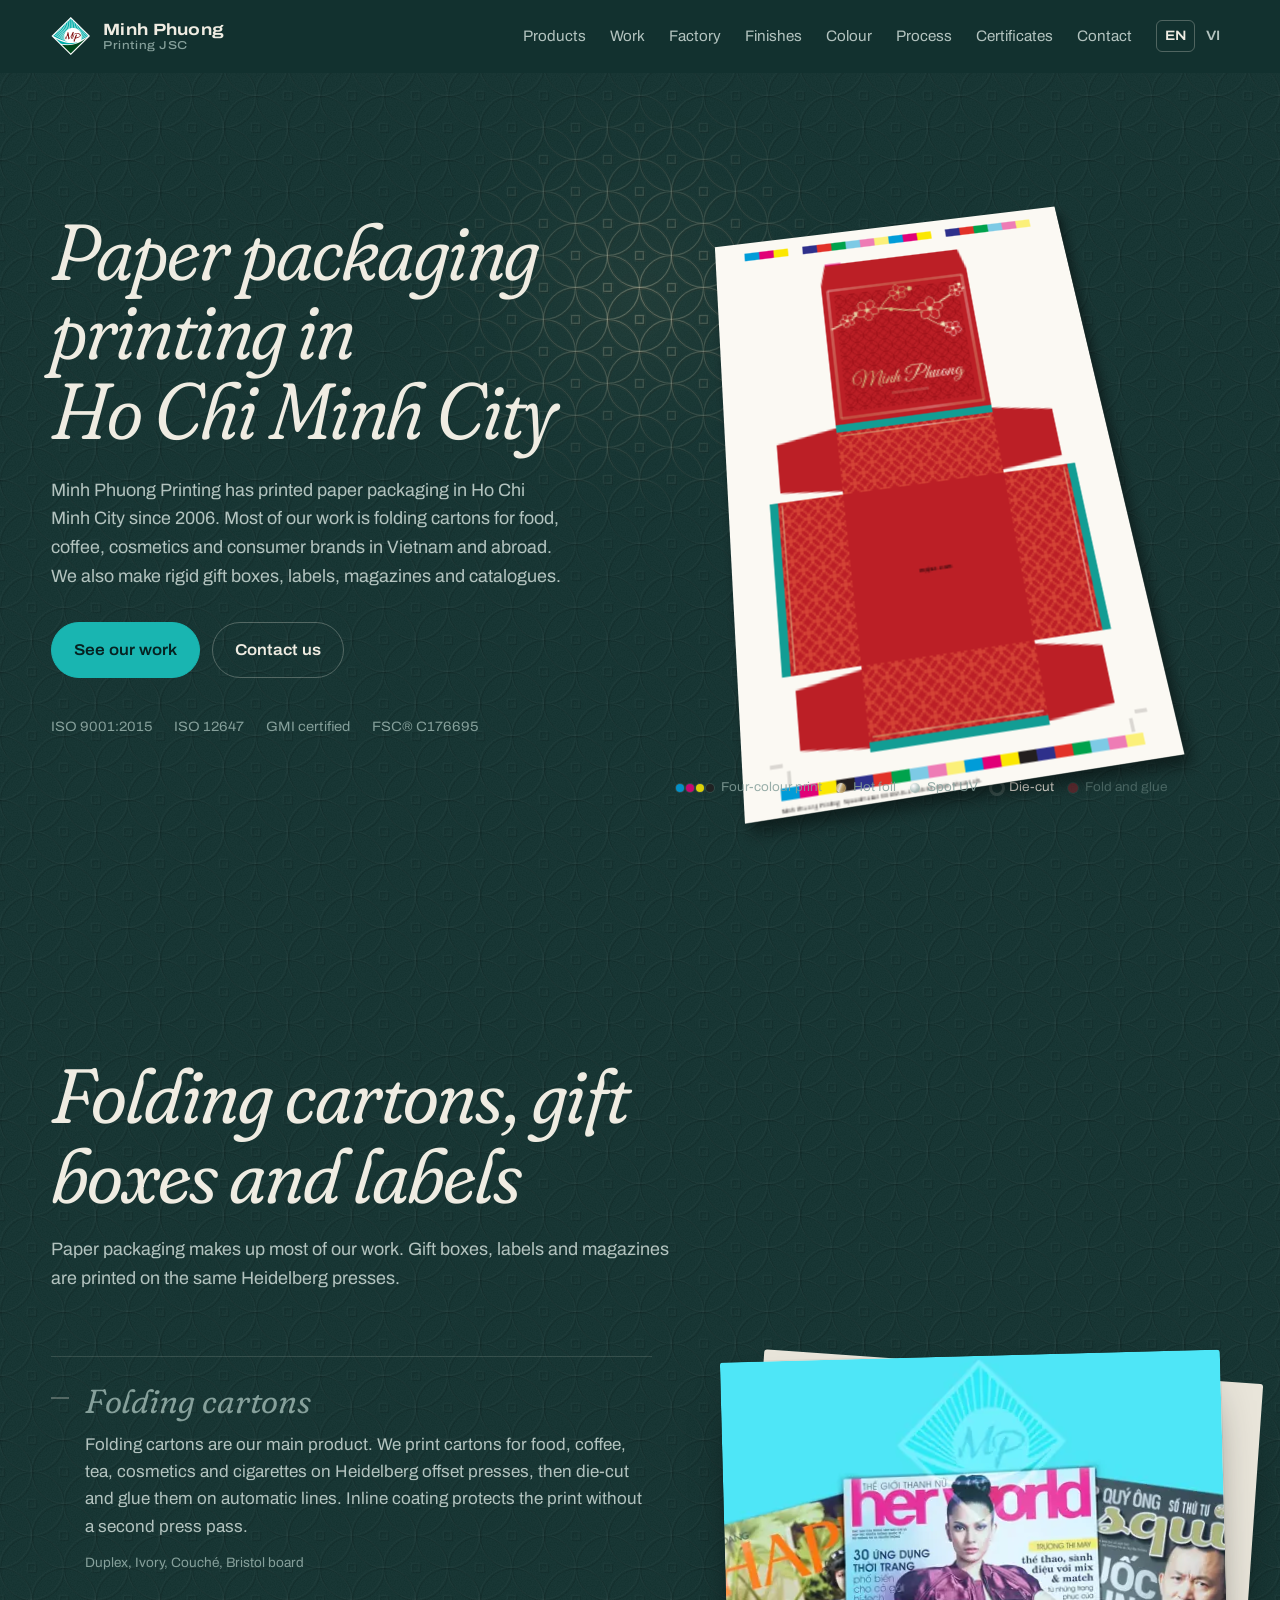
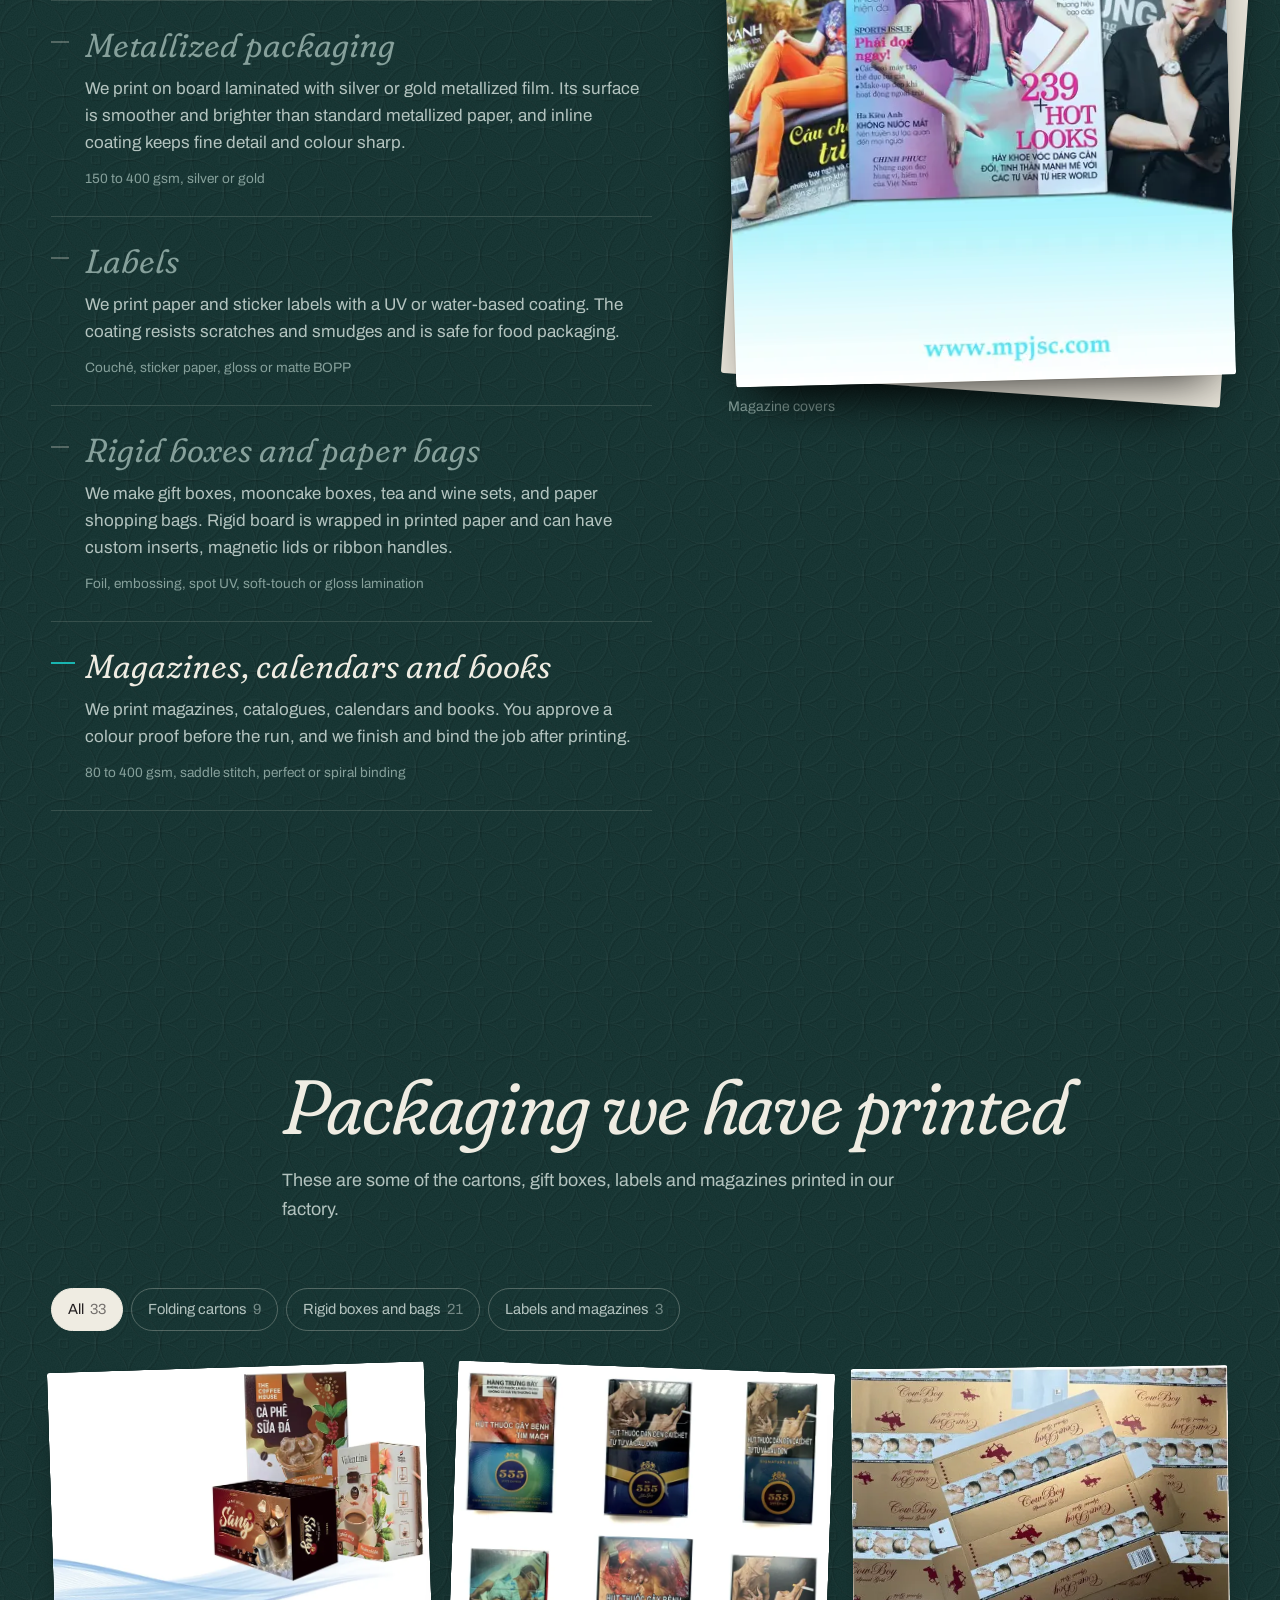
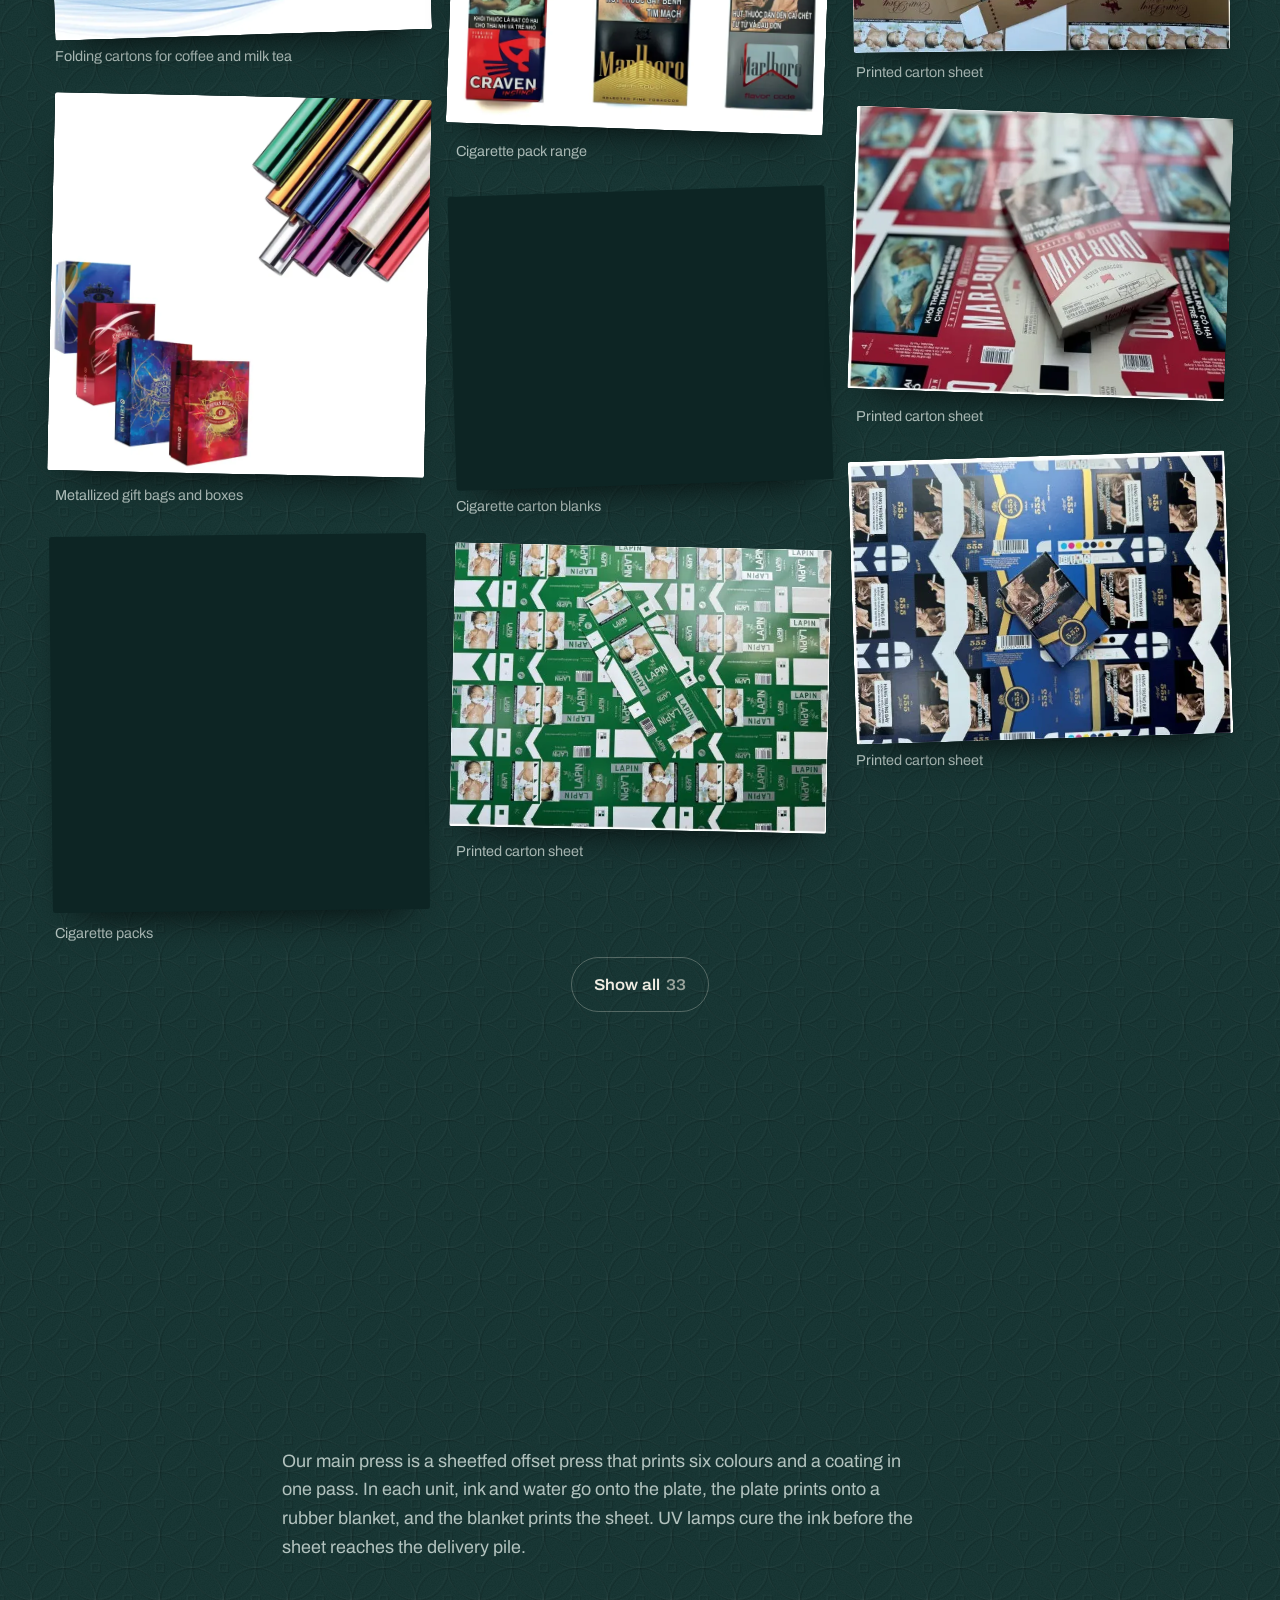
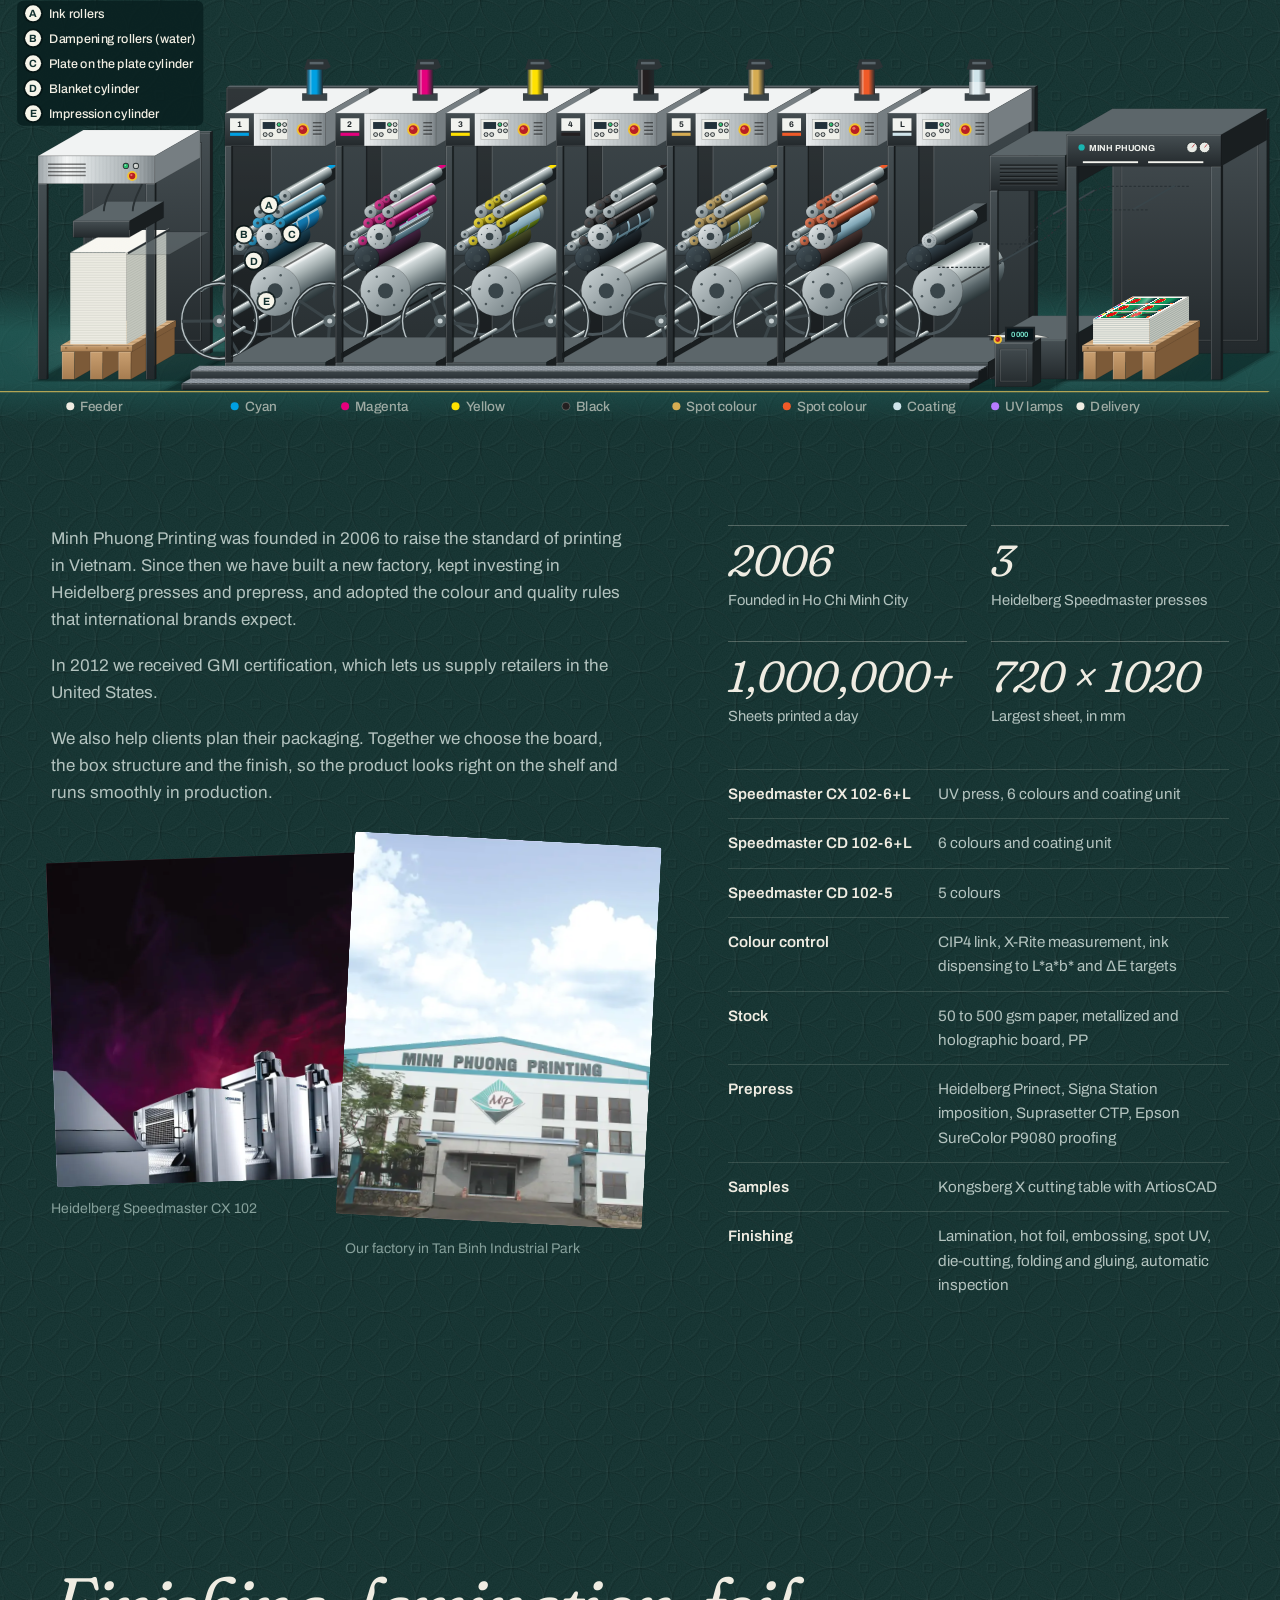
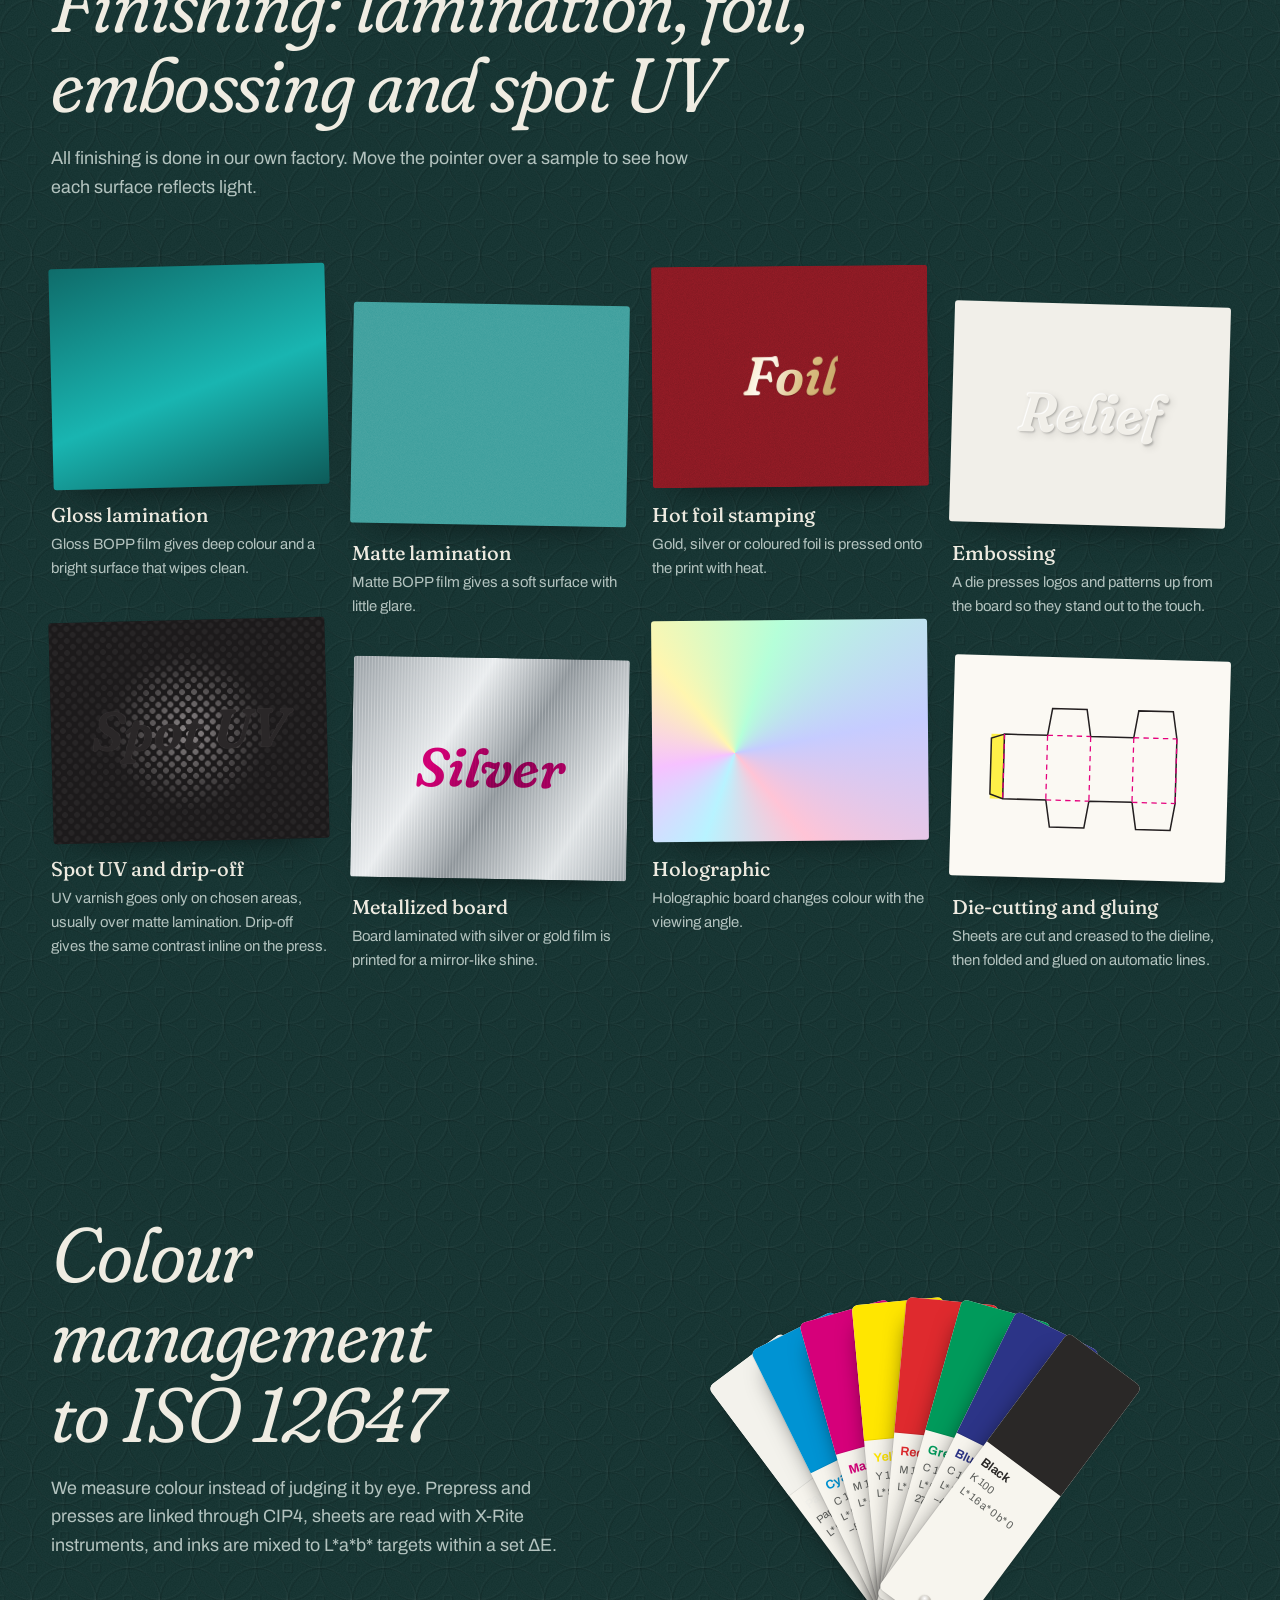
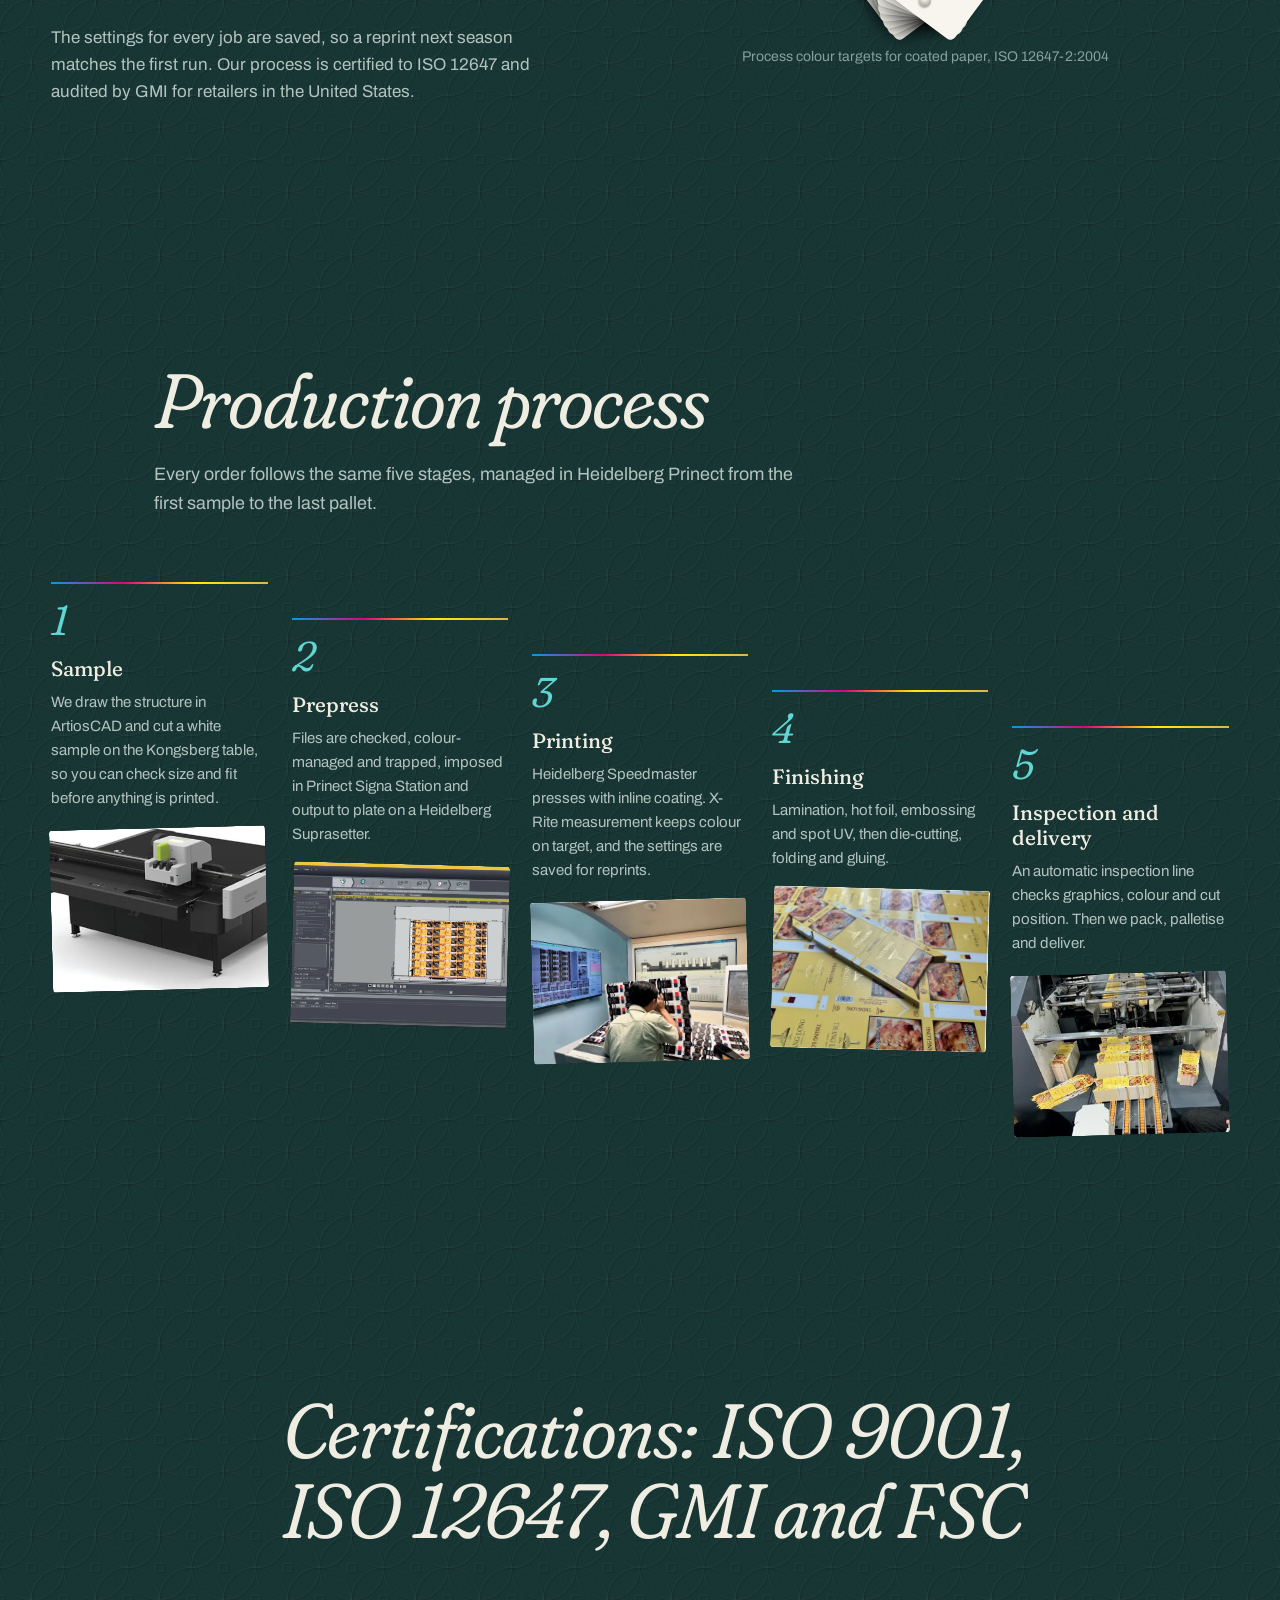
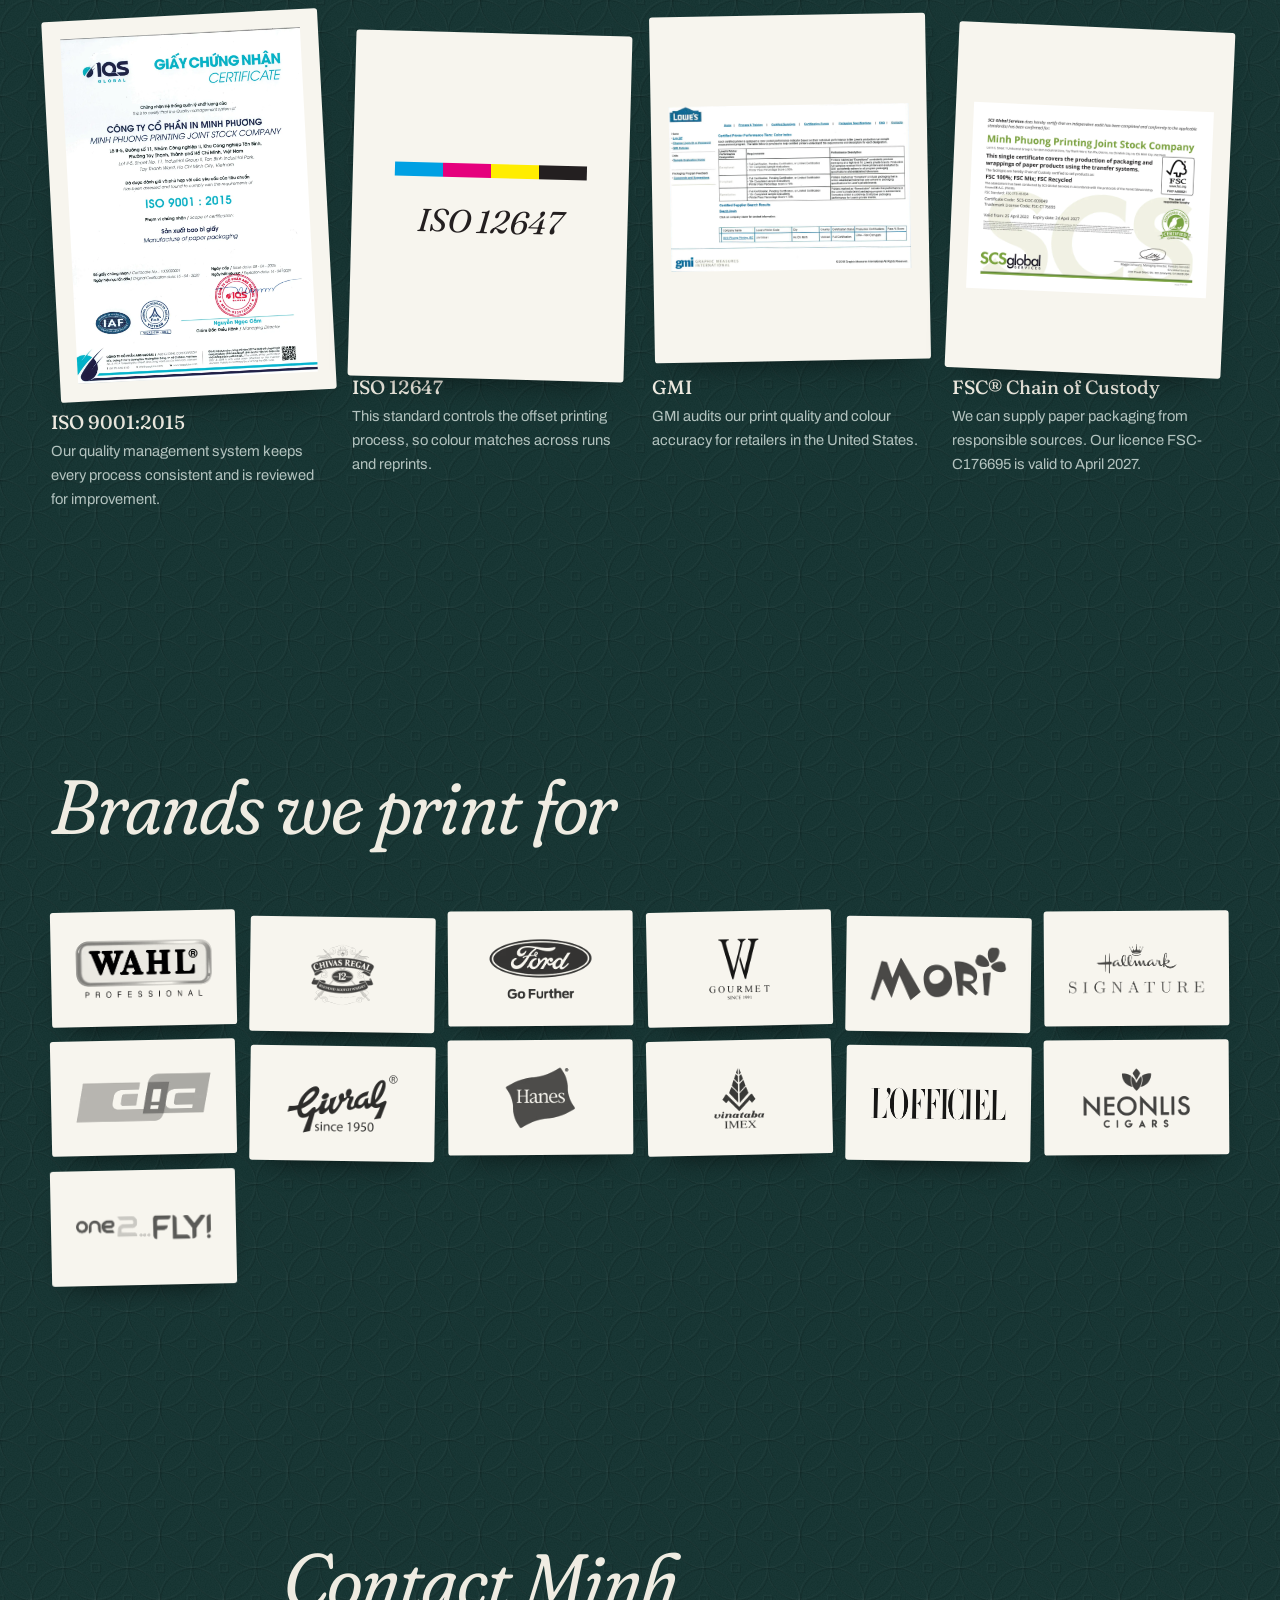
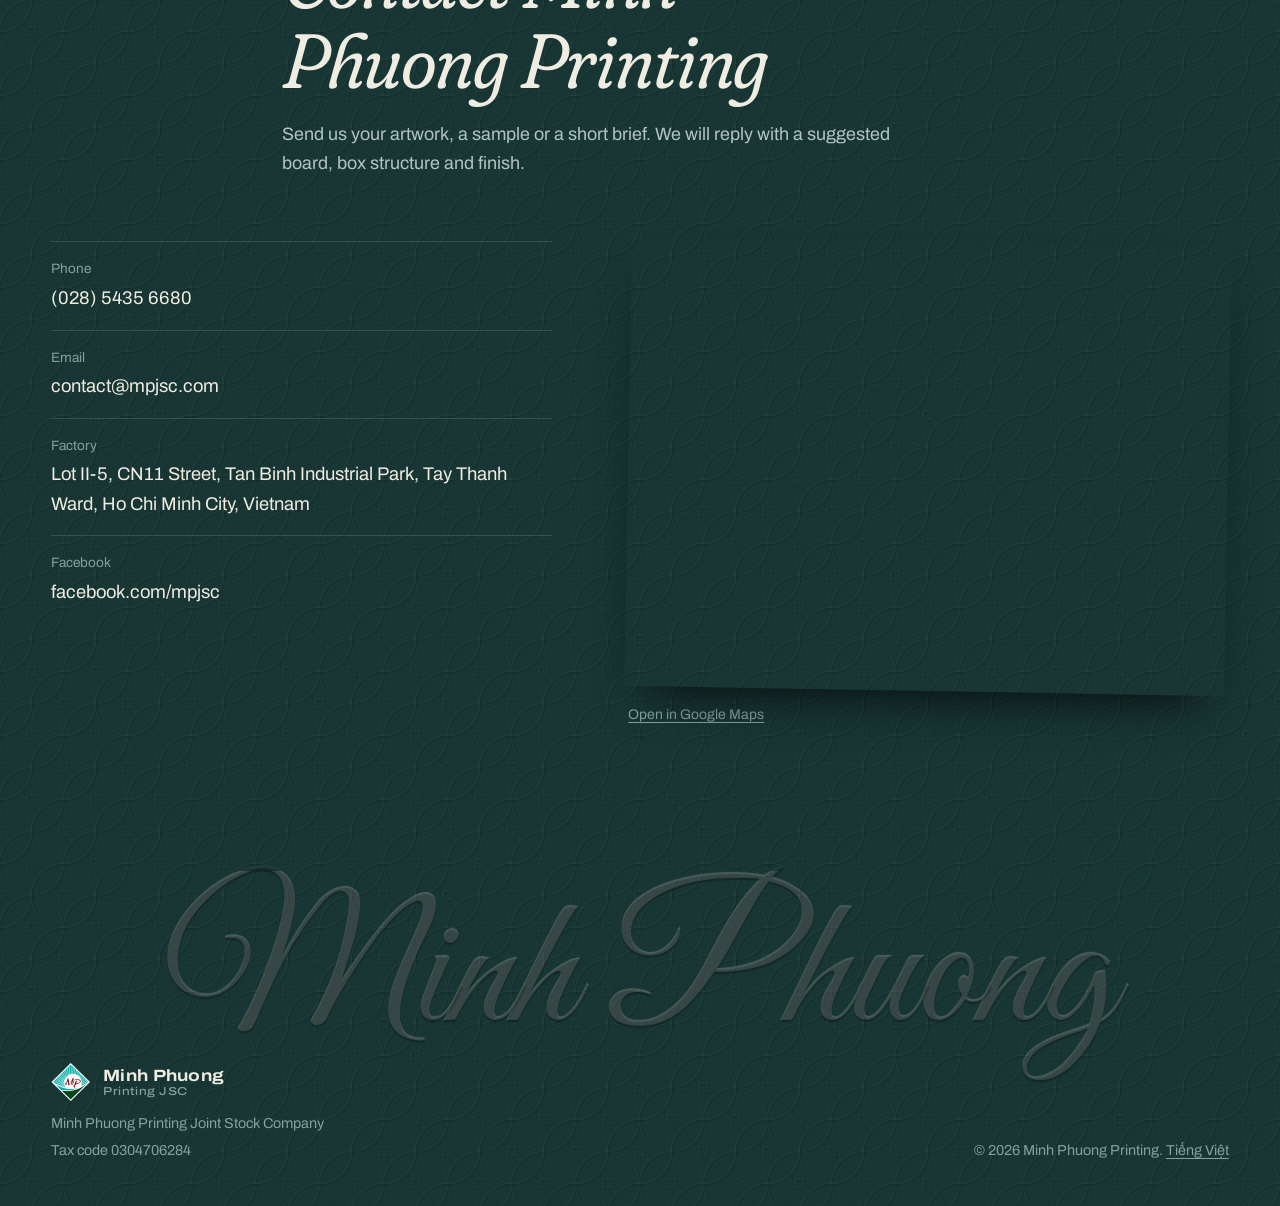
<file: index.html>
<!doctype html>
<html lang="en" data-base="">
<head>
  <meta charset="utf-8">
  <meta name="viewport" content="width=device-width, initial-scale=1">
  <title>Minh Phuong Printing | Packaging printing company in Vietnam</title>
  <meta name="description" content="Folding cartons, rigid gift boxes, labels and magazines printed on Heidelberg offset presses in Ho Chi Minh City. ISO 9001, ISO 12647, GMI and FSC certified.">
  <link rel="canonical" href="https://mpjsc.com/">
  <link rel="alternate" hreflang="en" href="https://mpjsc.com/">
  <link rel="alternate" hreflang="vi" href="https://mpjsc.com/vi/">
  <link rel="alternate" hreflang="x-default" href="https://mpjsc.com/">
  <meta property="og:type" content="website">
  <meta property="og:title" content="Minh Phuong Printing | Packaging printing in Vietnam">
  <meta property="og:description" content="Folding cartons, rigid gift boxes and labels, printed on Heidelberg offset presses in Ho Chi Minh City since 2006.">
  <meta property="og:url" content="https://mpjsc.com/">
  <meta property="og:image" content="https://mpjsc.com/assets/img/work/mori-lotus-box.webp">
  <meta name="theme-color" content="#12312f">
  <link rel="icon" href="favicon.ico" sizes="any">
  <link rel="icon" href="favicon.png" type="image/png">
  <link rel="apple-touch-icon" href="assets/img/apple-touch-icon.png">
  <link rel="preconnect" href="https://fonts.googleapis.com">
  <link rel="preconnect" href="https://fonts.gstatic.com" crossorigin>
  <!-- fonts load without holding up the first paint; text shows in a fallback face until they arrive -->
  <link rel="preload" as="style" href="https://fonts.googleapis.com/css2?family=Archivo:wdth,wght@75..125,400..700&family=Great+Vibes&family=Fraunces:ital,opsz,wght,SOFT,WONK@0,9..144,300..700,0..100,0..1;1,9..144,300..700,0..100,0..1&display=swap" onload="this.onload=null;this.rel='stylesheet'">
  <noscript><link rel="stylesheet" href="https://fonts.googleapis.com/css2?family=Archivo:wdth,wght@75..125,400..700&family=Great+Vibes&family=Fraunces:ital,opsz,wght,SOFT,WONK@0,9..144,300..700,0..100,0..1;1,9..144,300..700,0..100,0..1&display=swap"></noscript>
  <link rel="stylesheet" href="assets/css/site.css?v=30">
  <script type="application/ld+json">
  {
    "@context": "https://schema.org",
    "@type": "Organization",
    "name": "Minh Phuong Printing Joint Stock Company",
    "alternateName": ["MPJSC", "Công ty Cổ phần In Minh Phương"],
    "url": "https://mpjsc.com/",
    "logo": "https://mpjsc.com/assets/img/logo.png",
    "description": "Packaging printing company in Ho Chi Minh City. Folding cartons, rigid gift boxes, labels and magazines printed on Heidelberg offset presses.",
    "foundingDate": "2006",
    "taxID": "0304706284",
    "email": "contact@mpjsc.com",
    "telephone": "+84 28 5435 6680",
    "address": {
      "@type": "PostalAddress",
      "streetAddress": "Lot II-5, CN11 Street, Tan Binh Industrial Park",
      "addressLocality": "Tay Thanh Ward, Ho Chi Minh City",
      "addressCountry": "VN"
    },
    "sameAs": ["https://www.facebook.com/mpjsc/"]
  }
  </script>
</head>
<body>
  <a class="skip" href="#main">Skip to content</a>
  <div class="lamp" aria-hidden="true"></div>

  <header class="site-header">
    <div class="wrap">
      <a class="brand" href="#top" aria-label="Minh Phuong Printing, back to top">
        <img src="assets/img/mark.png" alt="" width="80" height="80">
        <span>Minh Phuong <small>Printing JSC</small></span>
      </a>
      <nav class="nav" id="nav" aria-label="Main">
        <a href="#products">Products</a>
        <a href="#work">Work</a>
        <a href="#factory">Factory</a>
        <a href="#finishes">Finishes</a>
        <a href="#colour">Colour</a>
        <a href="#process">Process</a>
        <a href="#certificates">Certificates</a>
        <a href="#contact">Contact</a>
      </nav>
      <div class="lang" aria-label="Language">
        <a href="./" hreflang="en" aria-current="true">EN</a>
        <a href="vi/" hreflang="vi" lang="vi">VI</a>
      </div>
      <button class="menu-btn" type="button" aria-expanded="false" aria-controls="nav">Menu</button>
    </div>
  </header>

  <main id="main">
    <section class="hero" id="top">
      <div class="wrap hero-grid">
        <div>
          <h1 class="display">Paper packaging printing in Ho&nbsp;Chi&nbsp;Minh&nbsp;City</h1>
          <p class="lede">Minh Phuong Printing has printed paper packaging in Ho Chi Minh City since 2006. Most of our work is folding cartons for food, coffee, cosmetics and consumer brands in Vietnam and abroad. We also make rigid gift boxes, labels, magazines and catalogues.</p>
          <div class="actions">
            <a class="btn btn--solid" href="#work">See our work</a>
            <a class="btn" href="#contact">Contact us</a>
          </div>
          <ul class="certs-line">
            <li>ISO 9001:2015</li>
            <li>ISO 12647</li>
            <li>GMI certified</li>
            <li>FSC® C176695</li>
          </ul>
        </div>
        <div class="press-area">
          <div class="machine" aria-hidden="true"></div>
          <ol class="run" aria-label="What happens to the sheet">
            <li><span class="dots"><i style="--sw: var(--c)"></i><i style="--sw: var(--m)"></i><i style="--sw: var(--y)"></i><i style="--sw: var(--k)"></i></span>Four-colour print</li>
            <li><i style="--sw: var(--foil)"></i>Hot foil</li>
            <li><i class="i-uv"></i>Spot UV</li>
            <li><i class="i-die"></i>Die-cut</li>
            <li><i style="--sw: var(--red)"></i>Fold and glue</li>
          </ol>
          <p class="run-row"><button class="run-again" type="button">Print it again</button></p>
        </div>
      </div>
    </section>

    <section class="section" id="products">
      <div class="wrap">
        <div class="section-head">
          <h2 class="h2">Folding cartons, gift boxes and labels</h2>
          <p class="lede">Paper packaging makes up most of our work. Gift boxes, labels and magazines are printed on the same Heidelberg presses.</p>
        </div>
        <div class="catalog">
          <ul class="catalog-list">
            <li class="cat-item is-active" data-img="assets/img/products/paper-boxes-800.webp" data-caption="Folding cartons for food and coffee">
              <h3 class="h3">Folding cartons</h3>
              <p>Folding cartons are our main product. We print cartons for food, coffee, tea, cosmetics and cigarettes on Heidelberg offset presses, then die-cut and glue them on automatic lines. Inline coating protects the print without a second press pass.</p>
              <p class="cat-spec">Duplex, Ivory, Couché, Bristol board</p>
              <img src="assets/img/products/paper-boxes-800.webp" width="800" height="569" loading="lazy" alt="Printed folding cartons for coffee and milk tea">
            </li>
            <li class="cat-item" data-img="assets/img/products/metallized-800.webp" data-caption="Metallized gift bags and boxes">
              <h3 class="h3">Metallized packaging</h3>
              <p>We print on board laminated with silver or gold metallized film. Its surface is smoother and brighter than standard metallized paper, and inline coating keeps fine detail and colour sharp.</p>
              <p class="cat-spec">150 to 400 gsm, silver or gold</p>
              <img src="assets/img/products/metallized-800.webp" width="800" height="804" loading="lazy" alt="Metallized foil rolls and printed gift bags">
            </li>
            <li class="cat-item" data-img="assets/img/products/labels.webp" data-caption="Labels and stickers">
              <h3 class="h3">Labels</h3>
              <p>We print paper and sticker labels with a UV or water-based coating. The coating resists scratches and smudges and is safe for food packaging.</p>
              <p class="cat-spec">Couché, sticker paper, gloss or matte BOPP</p>
              <img src="assets/img/products/labels.webp" width="844" height="932" loading="lazy" alt="Round and strip labels in several colours">
            </li>
            <li class="cat-item" data-img="assets/img/work/peacock-boxes-800.webp" data-caption="Lunar New Year gift boxes">
              <h3 class="h3">Rigid boxes and paper bags</h3>
              <p>We make gift boxes, mooncake boxes, tea and wine sets, and paper shopping bags. Rigid board is wrapped in printed paper and can have custom inserts, magnetic lids or ribbon handles.</p>
              <p class="cat-spec">Foil, embossing, spot UV, soft-touch or gloss lamination</p>
              <img src="assets/img/work/peacock-boxes-800.webp" width="800" height="523" loading="lazy" alt="Two Lunar New Year gift boxes with a peacock illustration">
            </li>
            <li class="cat-item" data-img="assets/img/work/magazines-800.webp" data-caption="Magazine covers">
              <h3 class="h3">Magazines, calendars and books</h3>
              <p>We print magazines, catalogues, calendars and books. You approve a colour proof before the run, and we finish and bind the job after printing.</p>
              <p class="cat-spec">80 to 400 gsm, saddle stitch, perfect or spiral binding</p>
              <img src="assets/img/work/magazines-800.webp" width="800" height="604" loading="lazy" alt="Fanned stack of printed magazines">
            </li>
          </ul>
          <figure class="viewer" aria-hidden="true">
            <div class="viewer-frame sheen">
              <img class="is-current" src="assets/img/products/paper-boxes-800.webp" alt="" loading="lazy" decoding="async">
            </div>
            <figcaption class="small">Folding cartons for food and coffee</figcaption>
          </figure>
        </div>
      </div>
    </section>

    <section class="section" id="work">
      <div class="wrap">
        <div class="section-head">
          <h2 class="h2">Packaging we have printed</h2>
          <p class="lede">These are some of the cartons, gift boxes, labels and magazines printed in our factory.</p>
        </div>
        <div class="filters" role="group" aria-label="Filter work">
          <button class="filter" type="button" data-filter="all" aria-pressed="true">All</button>
          <button class="filter" type="button" data-filter="carton" aria-pressed="false">Folding cartons</button>
          <button class="filter" type="button" data-filter="rigid" aria-pressed="false">Rigid boxes and bags</button>
          <button class="filter" type="button" data-filter="print" aria-pressed="false">Labels and magazines</button>
        </div>
        <div class="gallery" id="gallery"></div>
        <p class="more-row"><button class="btn gallery-more" type="button">Show all <span>33</span></button></p>
      </div>
    </section>

    <section class="section" id="factory">
      <div class="wrap">
        <div class="section-head">
          <h2 class="h2">Factory and Heidelberg offset presses</h2>
          <p class="lede">Our main press is a sheetfed offset press that prints six colours and a coating in one pass. In each unit, ink and water go onto the plate, the plate prints onto a rubber blanket, and the blanket prints the sheet. UV lamps cure the ink before the sheet reaches the delivery pile.</p>
        </div>
      </div>
      <figure class="pressline">
        <canvas aria-hidden="true"></canvas>
        <ul class="pl-parts" hidden><li>Ink rollers</li><li>Dampening rollers (water)</li><li>Plate on the plate cylinder</li><li>Blanket cylinder</li><li>Impression cylinder</li></ul>
      </figure>
      <div class="wrap pressline-bar">
        <ol class="pl-steps" aria-label="A sheet passing through the press"><li><i></i>Feeder</li><li><i></i>Cyan</li><li><i></i>Magenta</li><li><i></i>Yellow</li><li><i></i>Black</li><li><i></i>Spot colour</li><li><i></i>Spot colour</li><li><i></i>Coating</li><li><i></i>UV lamps</li><li><i></i>Delivery</li></ol>
        <button class="pl-again" type="button">Print again</button>
      </div>
      <div class="wrap">
        <div class="factory-grid">
          <div class="factory-text">
            <p>Minh Phuong Printing was founded in 2006 to raise the standard of printing in Vietnam. Since then we have built a new factory, kept investing in Heidelberg presses and prepress, and adopted the colour and quality rules that international brands expect.</p>
            <p>In 2012 we received GMI certification, which lets us supply retailers in the United States.</p>
            <p>We also help clients plan their packaging. Together we choose the board, the box structure and the finish, so the product looks right on the shelf and runs smoothly in production.</p>
            <div class="photo-pair">
              <figure>
                <img class="screen" src="assets/img/hero-press-800.webp" width="800" height="800" loading="lazy" alt="Heidelberg Speedmaster offset press">
                <figcaption class="small">Heidelberg Speedmaster CX 102</figcaption>
              </figure>
              <figure>
                <img class="screen" src="assets/img/factory/building-800.webp" width="800" height="800" loading="lazy" alt="The Minh Phuong Printing factory in Tan Binh Industrial Park">
                <figcaption class="small">Our factory in Tan Binh Industrial Park</figcaption>
              </figure>
            </div>
          </div>
          <div>
            <dl class="figures">
              <div><dt>2006</dt><dd>Founded in Ho Chi Minh City</dd></div>
              <div><dt>3</dt><dd>Heidelberg Speedmaster presses</dd></div>
              <div><dt data-count="1000000" data-suffix="+">1,000,000+</dt><dd>Sheets printed a day</dd></div>
              <div><dt>720 × 1020</dt><dd>Largest sheet, in mm</dd></div>
            </dl>
            <dl class="spec">
              <div><dt>Speedmaster CX 102-6+L</dt><dd>UV press, 6 colours and coating unit</dd></div>
              <div><dt>Speedmaster CD 102-6+L</dt><dd>6 colours and coating unit</dd></div>
              <div><dt>Speedmaster CD 102-5</dt><dd>5 colours</dd></div>
              <div><dt>Colour control</dt><dd>CIP4 link, X-Rite measurement, ink dispensing to L*a*b* and ΔE targets</dd></div>
              <div><dt>Stock</dt><dd>50 to 500 gsm paper, metallized and holographic board, PP</dd></div>
              <div><dt>Prepress</dt><dd>Heidelberg Prinect, Signa Station imposition, Suprasetter CTP, Epson SureColor P9080 proofing</dd></div>
              <div><dt>Samples</dt><dd>Kongsberg X cutting table with ArtiosCAD</dd></div>
              <div><dt>Finishing</dt><dd>Lamination, hot foil, embossing, spot UV, die-cutting, folding and gluing, automatic inspection</dd></div>
            </dl>
          </div>
        </div>
      </div>
    </section>

    <section class="section" id="finishes">
      <div class="wrap">
        <div class="section-head">
          <h2 class="h2">Finishing: lamination, foil, embossing and spot UV</h2>
          <p class="lede">All finishing is done in our own factory. Move the pointer over a sample to see how each surface reflects light.</p>
        </div>
        <div class="swatches">
          <div class="swatch">
            <div class="sheen chip chip--gloss" aria-hidden="true"></div>
            <h3 class="h3">Gloss lamination</h3>
            <p>Gloss BOPP film gives deep colour and a bright surface that wipes clean.</p>
          </div>
          <div class="swatch">
            <div class="chip chip--matte" aria-hidden="true"></div>
            <h3 class="h3">Matte lamination</h3>
            <p>Matte BOPP film gives a soft surface with little glare.</p>
          </div>
          <div class="swatch">
            <div class="sheen chip chip--foil" aria-hidden="true"><span class="chip-word">Foil</span></div>
            <h3 class="h3">Hot foil stamping</h3>
            <p>Gold, silver or coloured foil is pressed onto the print with heat.</p>
          </div>
          <div class="swatch">
            <div class="sheen chip chip--emboss" aria-hidden="true"><span class="chip-word">Relief</span></div>
            <h3 class="h3">Embossing</h3>
            <p>A die presses logos and patterns up from the board so they stand out to the touch.</p>
          </div>
          <div class="swatch">
            <div class="sheen chip chip--spotuv" aria-hidden="true"><span class="chip-word">Spot UV</span></div>
            <h3 class="h3">Spot UV and drip-off</h3>
            <p>UV varnish goes only on chosen areas, usually over matte lamination. Drip-off gives the same contrast inline on the press.</p>
          </div>
          <div class="swatch">
            <div class="sheen chip chip--metal" aria-hidden="true"><span class="chip-word">Silver</span></div>
            <h3 class="h3">Metallized board</h3>
            <p>Board laminated with silver or gold film is printed for a mirror-like shine.</p>
          </div>
          <div class="swatch">
            <div class="sheen chip chip--holo" aria-hidden="true"></div>
            <h3 class="h3">Holographic</h3>
            <p>Holographic board changes colour with the viewing angle.</p>
          </div>
          <div class="swatch">
            <div class="sheen chip chip--die" aria-hidden="true">
              <svg viewBox="0 0 200 150">
                <path class="glue" d="M8 45h12v60H8z"/>
                <path class="cut" d="M20 45 8 49v52l12 4M20 45h40l4-25h32l4 25h40l4-25h32l4 25h0v60l-4 25h-32l-4-25h-40l-4 25H64l-4-25H20z"/>
                <path class="crease" d="M20 45v60M60 45v60M100 45v60M140 45v60M180 45v60M60 45h40M140 45h40M60 105h40M140 105h40"/>
              </svg>
            </div>
            <h3 class="h3">Die-cutting and gluing</h3>
            <p>Sheets are cut and creased to the dieline, then folded and glued on automatic lines.</p>
          </div>
        </div>
      </div>
    </section>

    <section class="section" id="colour">
      <!-- the ink you point at on the fan washes out across the section; two layers so one colour can fade as the next spreads.
           Each layer keeps its own gradient: currentColor in a gradient follows the svg the gradient lives in. -->
      <svg class="bloom-defs" width="0" height="0" aria-hidden="true" focusable="false">
        <defs>
          <filter id="bleed" x="-30%" y="-30%" width="160%" height="160%">
            <feTurbulence type="fractalNoise" baseFrequency=".012 .018" numOctaves="3" seed="8"/>
            <feDisplacementMap in="SourceGraphic" scale="60"/>
          </filter>
        </defs>
      </svg>
      <svg class="bloom" viewBox="-100 -100 200 200" preserveAspectRatio="none" aria-hidden="true"><radialGradient id="bloom-ink-a"><stop offset="0" stop-color="currentColor" stop-opacity=".9"/><stop offset=".5" stop-color="currentColor" stop-opacity=".45"/><stop offset="1" stop-color="currentColor" stop-opacity="0"/></radialGradient><circle r="88" fill="url(#bloom-ink-a)" filter="url(#bleed)"/></svg>
      <svg class="bloom" viewBox="-100 -100 200 200" preserveAspectRatio="none" aria-hidden="true"><radialGradient id="bloom-ink-b"><stop offset="0" stop-color="currentColor" stop-opacity=".9"/><stop offset=".5" stop-color="currentColor" stop-opacity=".45"/><stop offset="1" stop-color="currentColor" stop-opacity="0"/></radialGradient><circle r="88" fill="url(#bloom-ink-b)" filter="url(#bleed)"/></svg>
      <div class="wrap colour-grid">
        <div>
          <div class="section-head">
            <h2 class="h2">Colour management to ISO 12647</h2>
            <p class="lede">We measure colour instead of judging it by eye. Prepress and presses are linked through CIP4, sheets are read with X-Rite instruments, and inks are mixed to L*a*b* targets within a set ΔE.</p>
          </div>
          <p class="colour-note">The settings for every job are saved, so a reprint next season matches the first run. Our process is certified to ISO 12647 and audited by GMI for retailers in the United States.</p>
        </div>
        <figure class="fan-wrap">
          <ol class="fan" aria-label="Process colour targets">
              <li class="fan-card" style="--i: 0; --ink: #f3f2ec"><span class="fan-ink"></span><b>Paper white</b><span>Paper</span><span>L* 95 a* 0 b* −2</span></li>
              <li class="fan-card" style="--i: 1; --ink: #0093d3"><span class="fan-ink"></span><b>Cyan</b><span>C 100</span><span>L* 55 a* −37 b* −50</span></li>
              <li class="fan-card" style="--i: 2; --ink: #d6007a"><span class="fan-ink"></span><b>Magenta</b><span>M 100</span><span>L* 48 a* 74 b* −3</span></li>
              <li class="fan-card" style="--i: 3; --ink: #ffe600"><span class="fan-ink"></span><b>Yellow</b><span>Y 100</span><span>L* 89 a* −5 b* 93</span></li>
              <li class="fan-card" style="--i: 4; --ink: #df2a2e"><span class="fan-ink"></span><b>Red</b><span>M 100 Y 100</span><span>L* 47 a* 68 b* 48</span></li>
              <li class="fan-card" style="--i: 5; --ink: #009a5b"><span class="fan-ink"></span><b>Green</b><span>C 100 Y 100</span><span>L* 50 a* −65 b* 27</span></li>
              <li class="fan-card" style="--i: 6; --ink: #2c3487"><span class="fan-ink"></span><b>Blue</b><span>C 100 M 100</span><span>L* 24 a* 22 b* −46</span></li>
              <li class="fan-card" style="--i: 7; --ink: #2a2827"><span class="fan-ink"></span><b>Black</b><span>K 100</span><span>L* 16 a* 0 b* 0</span></li>
          </ol>
          <figcaption class="small">Process colour targets for coated paper, ISO 12647-2:2004</figcaption>
        </figure>
      </div>
    </section>

    <section class="section" id="process">
      <div class="wrap">
        <div class="section-head">
          <h2 class="h2">Production process</h2>
          <p class="lede">Every order follows the same five stages, managed in Heidelberg Prinect from the first sample to the last pallet.</p>
        </div>
        <ol class="steps">
          <li class="step">
            <span class="step-num" aria-hidden="true">1</span>
            <h3 class="h3">Sample</h3>
            <p>We draw the structure in ArtiosCAD and cut a white sample on the Kongsberg table, so you can check size and fit before anything is printed.</p>
            <img class="screen" src="assets/img/factory/kongsberg.webp" width="1086" height="561" loading="lazy" alt="Kongsberg sample cutting table">
          </li>
          <li class="step">
            <span class="step-num" aria-hidden="true">2</span>
            <h3 class="h3">Prepress</h3>
            <p>Files are checked, colour-managed and trapped, imposed in Prinect Signa Station and output to plate on a Heidelberg Suprasetter.</p>
            <img class="screen" src="assets/img/factory/prinect-signa.webp" width="1064" height="517" loading="lazy" alt="Sheet imposition in Prinect Signa Station">
          </li>
          <li class="step">
            <span class="step-num" aria-hidden="true">3</span>
            <h3 class="h3">Printing</h3>
            <p>Heidelberg Speedmaster presses with inline coating. X-Rite measurement keeps colour on target, and the settings are saved for reprints.</p>
            <img class="screen" src="assets/img/factory/press-console.webp" width="502" height="378" loading="lazy" alt="Press operator checking sheets at the colour console">
          </li>
          <li class="step">
            <span class="step-num" aria-hidden="true">4</span>
            <h3 class="h3">Finishing</h3>
            <p>Lamination, hot foil, embossing and spot UV, then die-cutting, folding and gluing.</p>
            <img class="screen" src="assets/img/factory/finishing-1.webp" width="488" height="364" loading="lazy" alt="Printed and foil-stamped carton sheets">
          </li>
          <li class="step">
            <span class="step-num" aria-hidden="true">5</span>
            <h3 class="h3">Inspection and delivery</h3>
            <p>An automatic inspection line checks graphics, colour and cut position. Then we pack, palletise and deliver.</p>
            <img class="screen" src="assets/img/factory/inspection-3.webp" width="327" height="380" loading="lazy" alt="Cartons running through the automatic inspection machine">
          </li>
        </ol>
      </div>
    </section>

    <section class="section" id="certificates">
      <div class="wrap">
        <div class="section-head">
          <h2 class="h2">Certifications: ISO 9001, ISO 12647, GMI and FSC</h2>
        </div>
        <div class="certs">
          <figure class="cert">
            <button class="cert-doc sheen" type="button" data-full="assets/img/certs/iso-9001.webp" data-caption="ISO 9001:2015 certificate">
              <img src="assets/img/certs/iso-9001.webp" width="900" height="1290" loading="lazy" alt="ISO 9001:2015 certificate for Minh Phuong Printing">
            </button>
            <figcaption>
              <h3 class="h3">ISO 9001:2015</h3>
              <p>Our quality management system keeps every process consistent and is reviewed for improvement.</p>
            </figcaption>
          </figure>
          <figure class="cert">
            <div class="cert-doc cert-doc--target sheen">
              <span class="bar" aria-hidden="true"></span>
              <b>ISO 12647</b>
            </div>
            <figcaption>
              <h3 class="h3">ISO 12647</h3>
              <p>This standard controls the offset printing process, so colour matches across runs and reprints.</p>
            </figcaption>
          </figure>
          <figure class="cert">
            <button class="cert-doc sheen" type="button" data-full="assets/img/certs/gmi-lowes.webp" data-caption="GMI certification record">
              <img src="assets/img/certs/gmi-lowes.webp" width="1200" height="824" loading="lazy" alt="GMI certification record">
            </button>
            <figcaption>
              <h3 class="h3">GMI</h3>
              <p>GMI audits our print quality and colour accuracy for retailers in the United States.</p>
            </figcaption>
          </figure>
          <figure class="cert">
            <button class="cert-doc sheen" type="button" data-full="assets/img/certs/fsc-coc.webp" data-caption="FSC Chain of Custody certificate SCS-COC-009049">
              <img src="assets/img/certs/fsc-coc.webp" width="1200" height="928" loading="lazy" alt="FSC Chain of Custody certificate issued by SCS Global Services">
            </button>
            <figcaption>
              <h3 class="h3">FSC® Chain of Custody</h3>
              <p>We can supply paper packaging from responsible sources. Our licence FSC-C176695 is valid to April 2027.</p>
            </figcaption>
          </figure>
        </div>
      </div>
    </section>

    <section class="section" id="clients">
      <div class="wrap">
        <div class="section-head">
          <h2 class="h2">Brands we print for</h2>
        </div>
        <ul class="logos">
          <li class="sheen"><img src="assets/img/partners/wahl.webp" alt="Wahl Professional" loading="lazy" width="299" height="133"></li>
          <li class="sheen"><img src="assets/img/partners/chivas.webp" alt="Chivas Regal" loading="lazy" width="166" height="160"></li>
          <li class="sheen"><img src="assets/img/partners/ford.webp" alt="Ford" loading="lazy" width="267" height="160"></li>
          <li class="sheen"><img src="assets/img/partners/w-gourmet.webp" alt="W Gourmet" loading="lazy" width="160" height="160"></li>
          <li class="sheen"><img src="assets/img/partners/mori.webp" alt="Mori" loading="lazy" width="292" height="126"></li>
          <li class="sheen"><img src="assets/img/partners/hallmark.webp" alt="Hallmark Signature" loading="lazy" width="301" height="117"></li>
          <li class="sheen"><img src="assets/img/partners/dic.webp" alt="DIC" loading="lazy" width="316" height="119"></li>
          <li class="sheen"><img src="assets/img/partners/giraldo.webp" alt="Giraldo" loading="lazy" width="266" height="148"></li>
          <li class="sheen"><img src="assets/img/partners/hanes.webp" alt="Hanes" loading="lazy" width="182" height="160"></li>
          <li class="sheen"><img src="assets/img/partners/vinataba.webp" alt="Vinataba Imex" loading="lazy" width="136" height="160"></li>
          <li class="sheen"><img src="assets/img/partners/lofficiel.webp" alt="L'Officiel" loading="lazy" width="279" height="75"></li>
          <li class="sheen"><img src="assets/img/partners/neonlis.webp" alt="Neonlis Cigars" loading="lazy" width="276" height="160"></li>
          <li class="sheen"><img src="assets/img/partners/one2fly.webp" alt="One2Fly" loading="lazy" width="285" height="63"></li>
        </ul>
      </div>
    </section>

    <section class="section" id="contact">
      <div class="wrap">
        <div class="section-head">
          <h2 class="h2">Contact Minh Phuong Printing</h2>
          <p class="lede">Send us your artwork, a sample or a short brief. We will reply with a suggested board, box structure and finish.</p>
        </div>
        <div class="contact-grid">
          <dl class="contact-list">
            <div><dt>Phone</dt><dd><a href="tel:+842854356680">(028) 5435 6680</a></dd></div>
            <div><dt>Email</dt><dd><a href="mailto:contact@mpjsc.com">contact@mpjsc.com</a></dd></div>
            <div><dt>Factory</dt><dd>Lot II-5, CN11 Street, Tan Binh Industrial Park, Tay Thanh Ward, Ho Chi Minh City, Vietnam</dd></div>
            <div><dt>Facebook</dt><dd><a href="https://www.facebook.com/mpjsc/" rel="noopener" target="_blank">facebook.com/mpjsc</a></dd></div>
          </dl>
          <figure class="map">
            <iframe title="Map to Minh Phuong Printing" loading="lazy" referrerpolicy="no-referrer-when-downgrade" src="https://www.google.com/maps/embed?pb=!1m14!1m8!1m3!1d15675.939027201553!2d106.6125876!3d10.8124781!3m2!1i1024!2i768!4f13.1!3m3!1m2!1s0x31752be973333efb%3A0x65d78a63734c4ff9!2sMinh%20Phuong%20Printing!5e0!3m2!1sen!2s!4v1679280928332!5m2!1sen!2s"></iframe>
            <figcaption class="small"><a href="https://maps.google.com/?cid=7338486277564289017" target="_blank" rel="noopener">Open in Google Maps</a></figcaption>
          </figure>
        </div>
      </div>
    </section>
  </main>

  <footer class="site-footer">
    <div class="wrap">
      <p class="signature" aria-hidden="true">Minh Phuong</p>
    </div>
    <div class="wrap foot-grid">
      <div>
        <a class="brand" href="#top" aria-label="Minh Phuong Printing, back to top">
          <img src="assets/img/mark.png" alt="" width="80" height="80" loading="lazy">
          <span>Minh Phuong <small>Printing JSC</small></span>
        </a>
        <p>Minh Phuong Printing Joint Stock Company</p>
        <p>Tax code 0304706284</p>
      </div>
      <p>© <span data-year>2026</span> Minh Phuong Printing. <a href="vi/" hreflang="vi" lang="vi">Tiếng Việt</a></p>
    </div>
  </footer>

  <dialog class="lightbox" id="lightbox" aria-label="Image viewer">
    <button class="lb-btn lb-close" type="button" data-lb="close">Close</button>
    <button class="lb-btn lb-prev" type="button" data-lb="prev">Previous</button>
    <button class="lb-btn lb-next" type="button" data-lb="next">Next</button>
    <figure>
      <img alt="">
      <figcaption></figcaption>
    </figure>
  </dialog>

  <script src="assets/js/press.js?v=29" defer></script>
  <script src="assets/js/pressline.js?v=31" defer></script>
  <script src="assets/js/main.js?v=29" defer></script>
  <script src="assets/js/effects.js?v=29" defer></script>
</body>
</html>
</file>
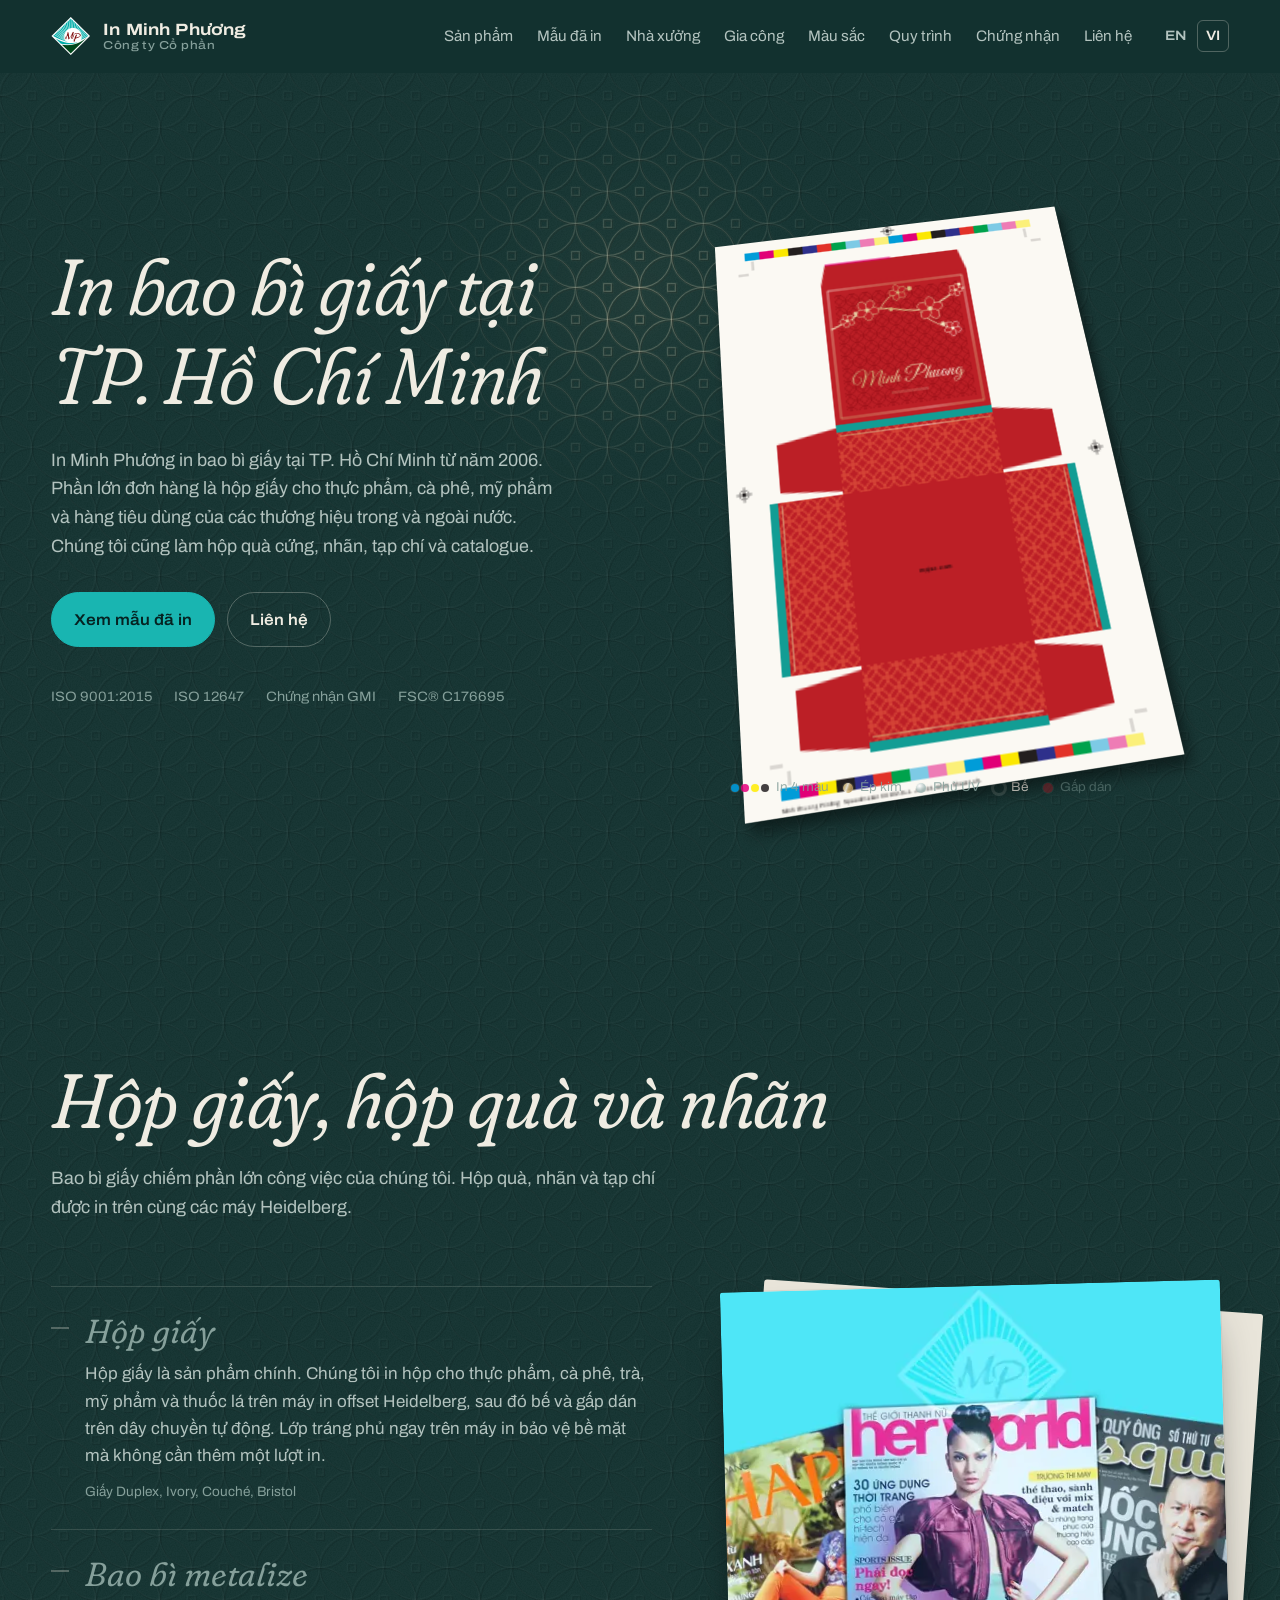
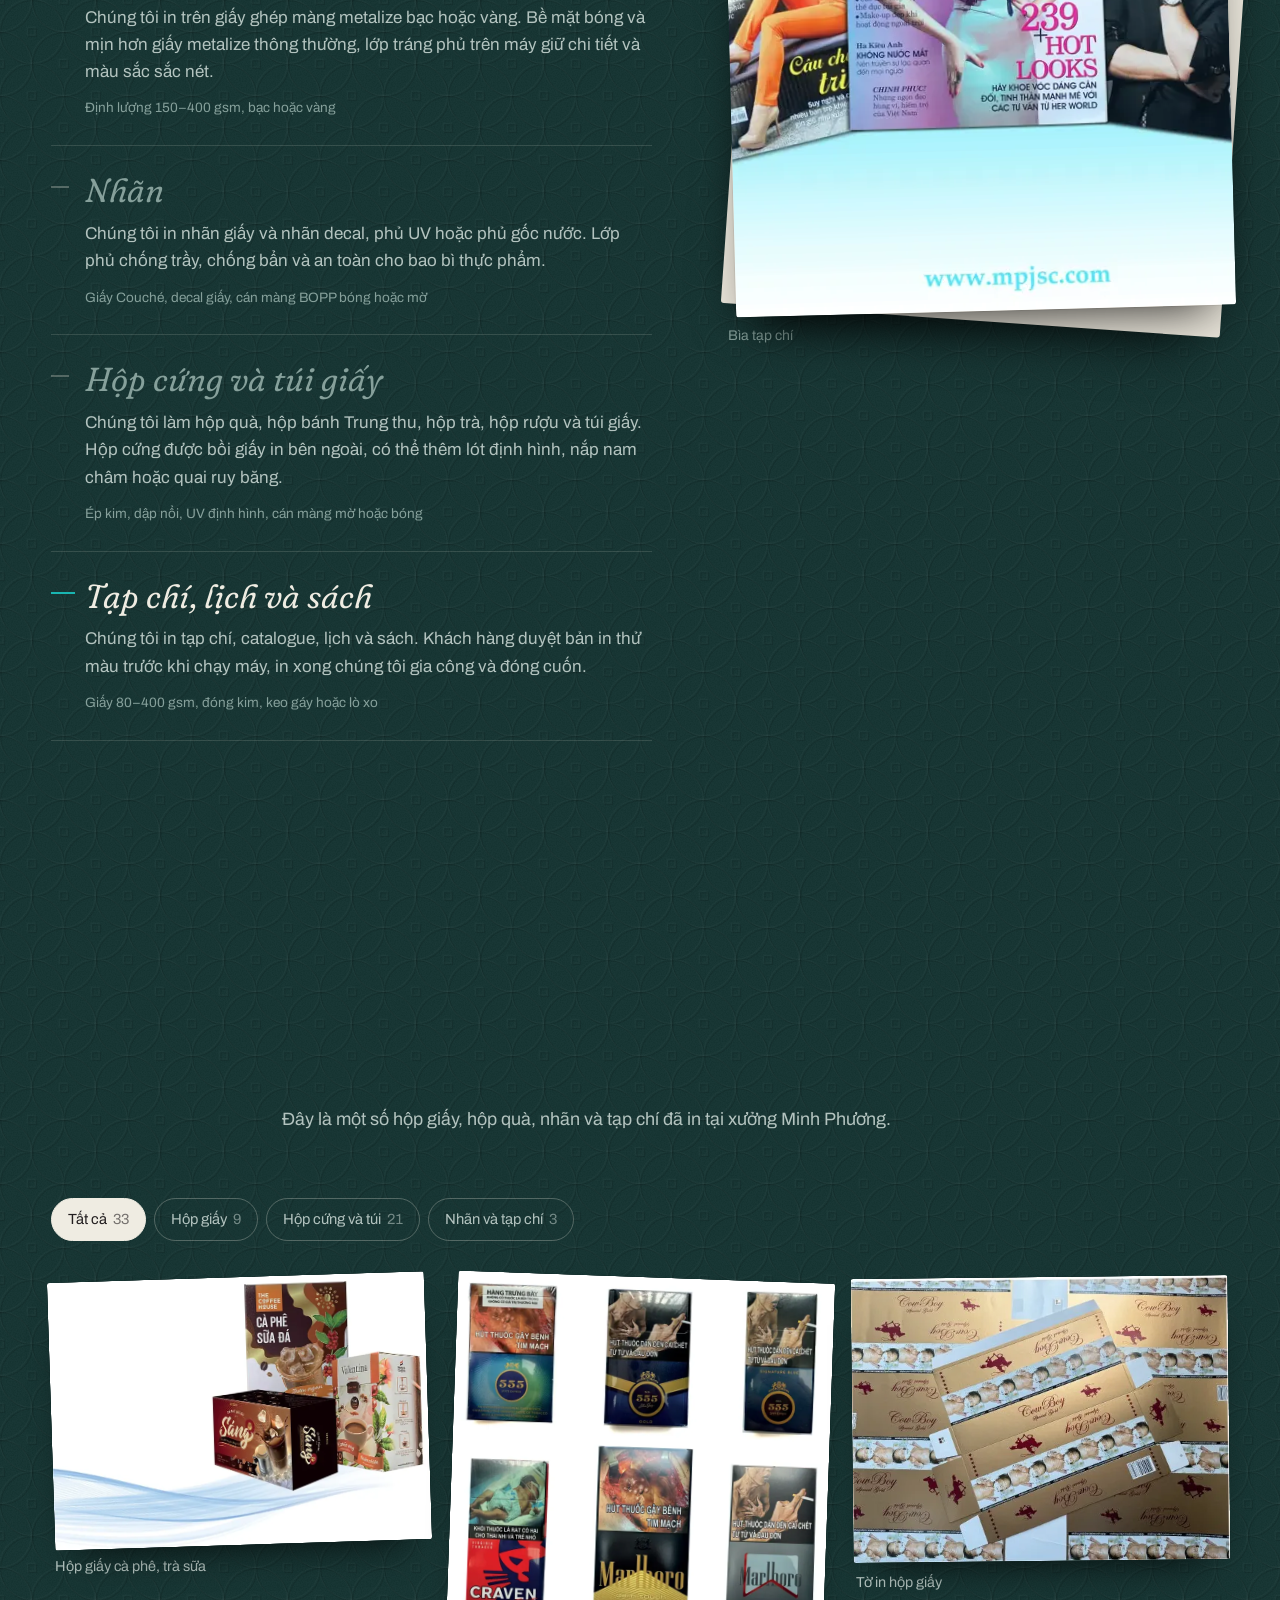
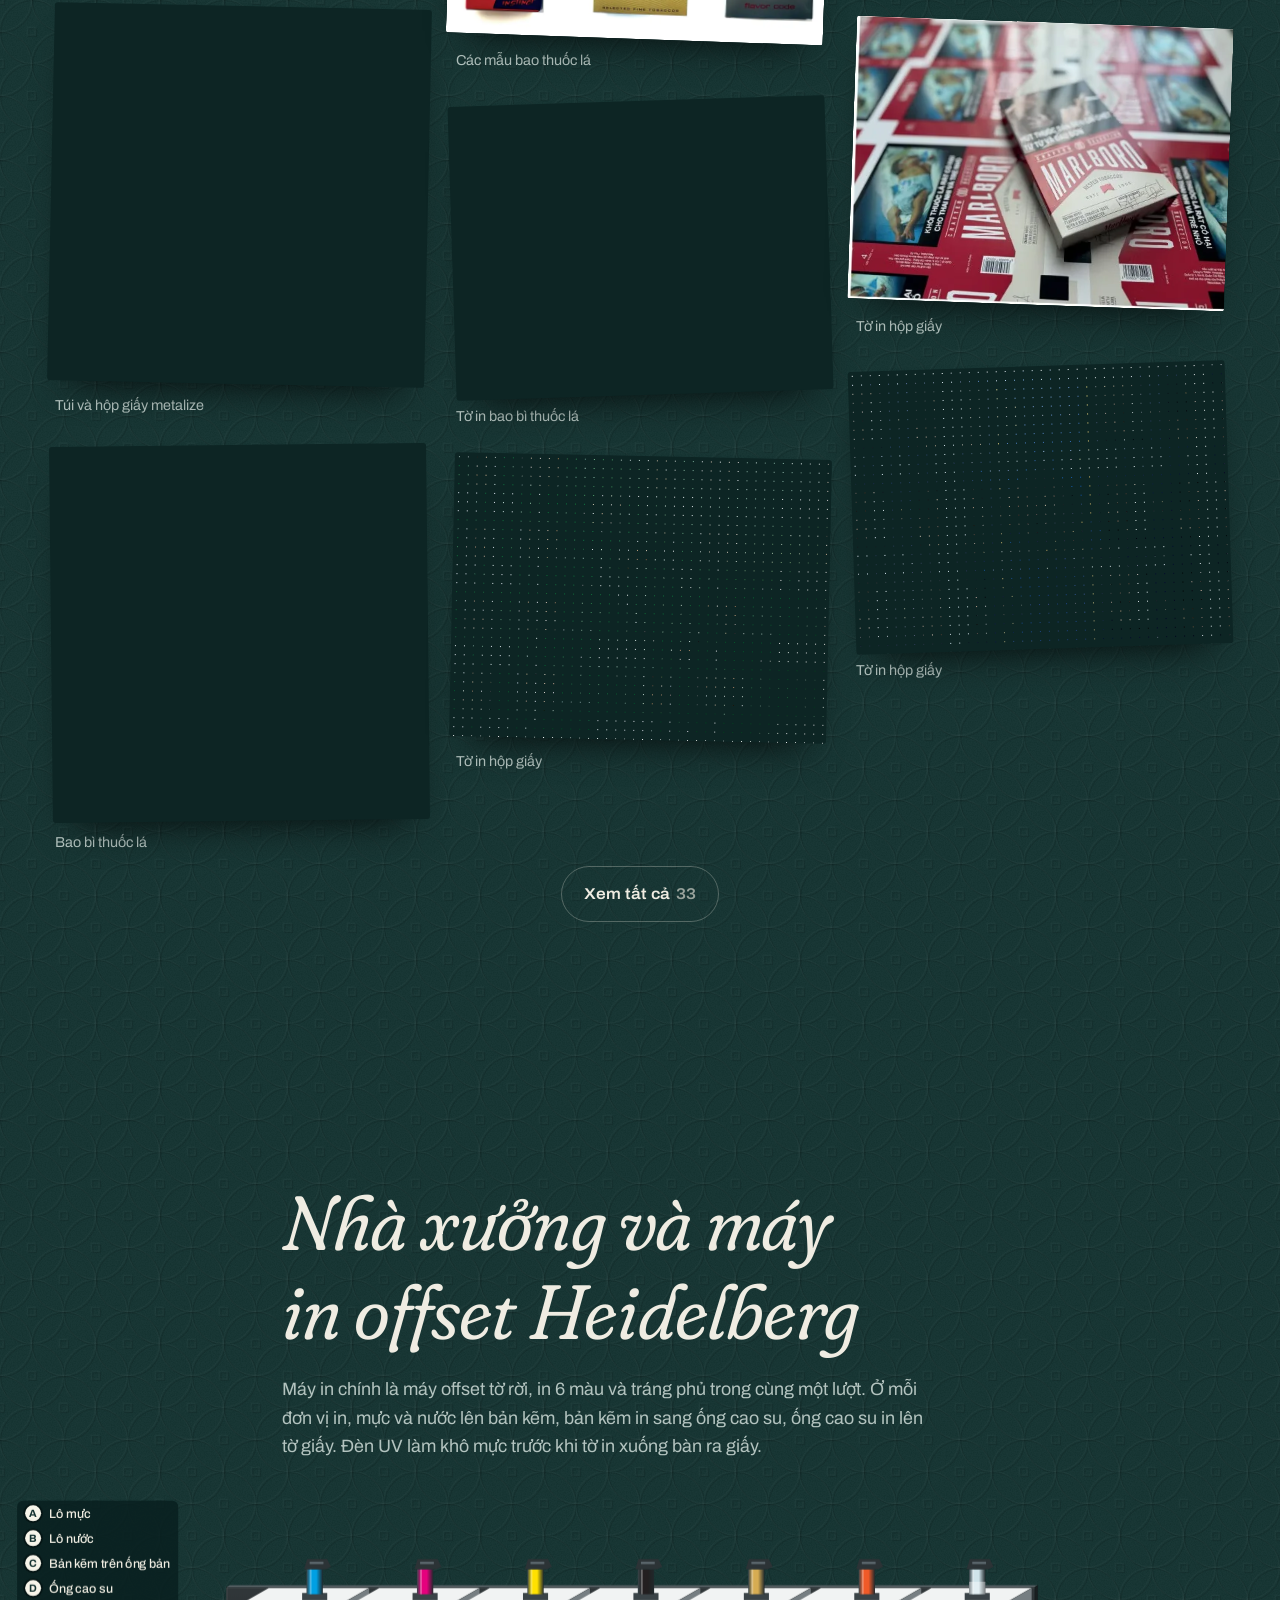
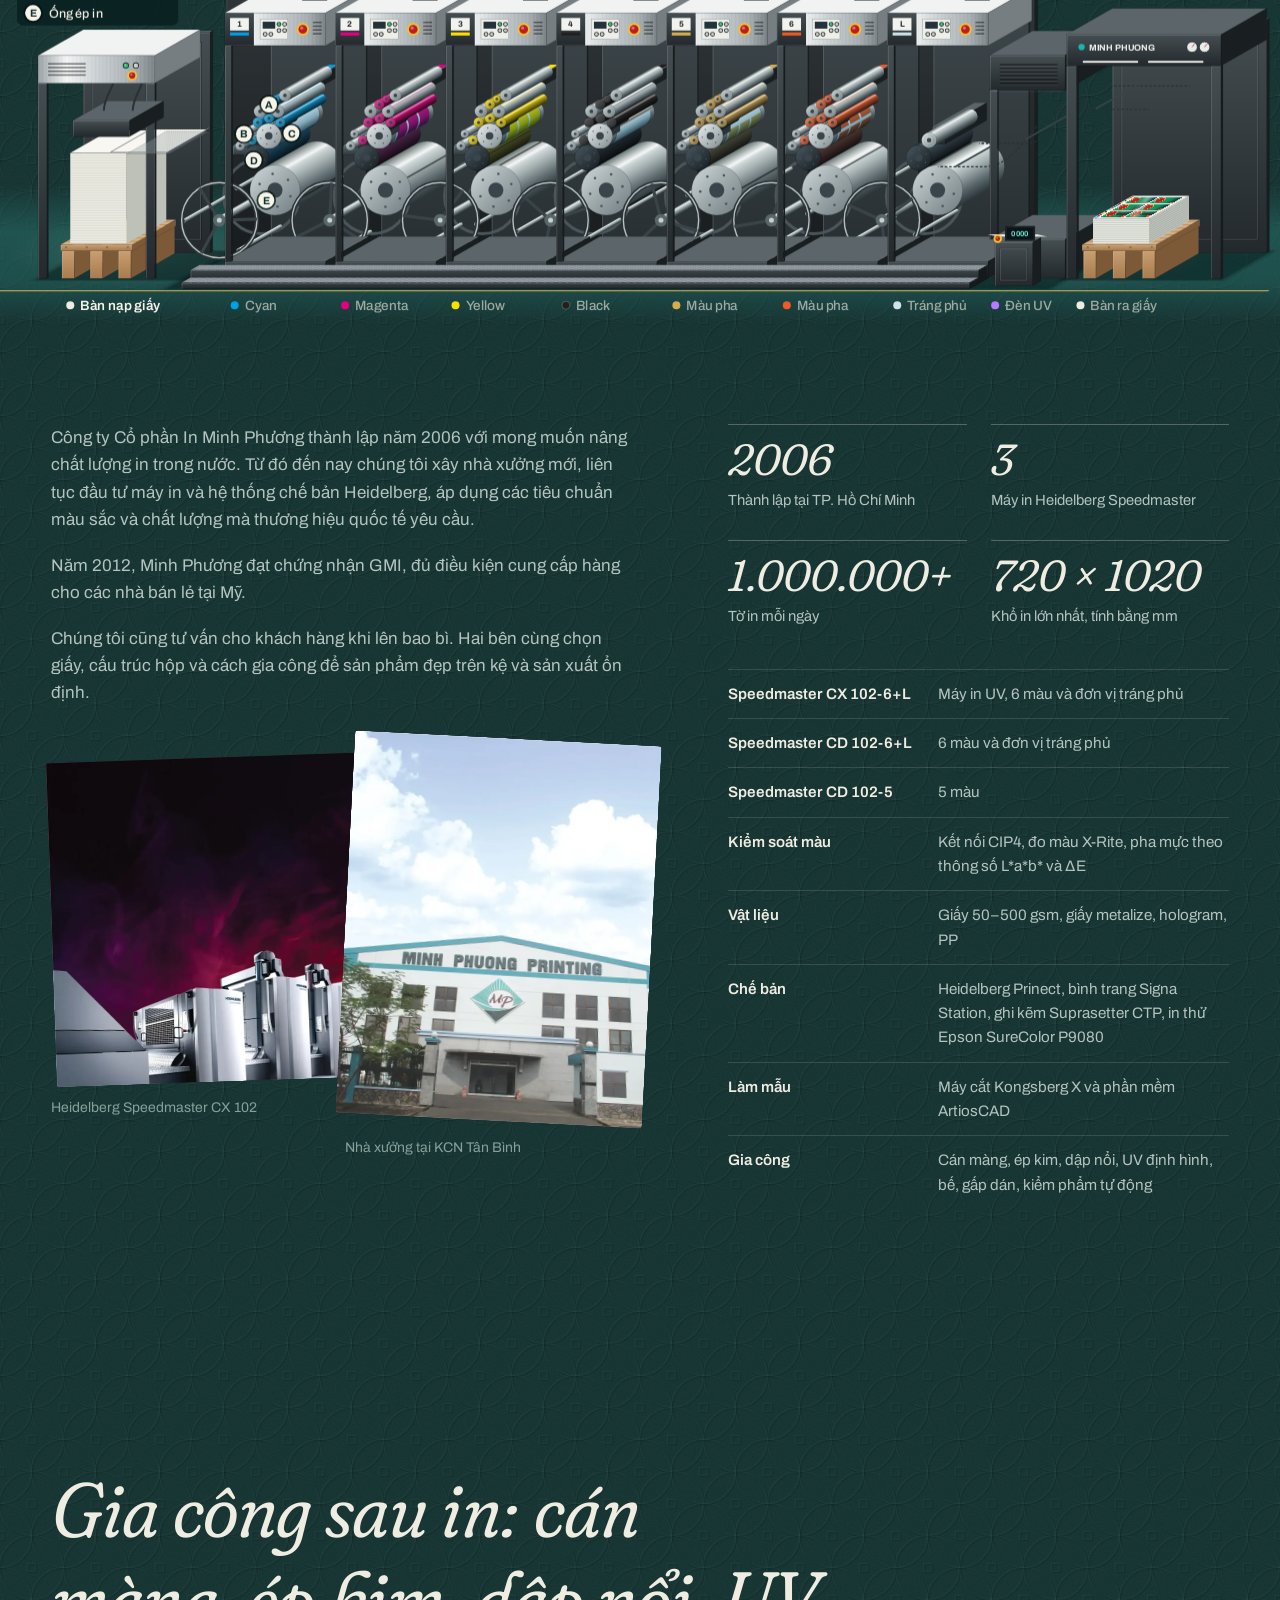
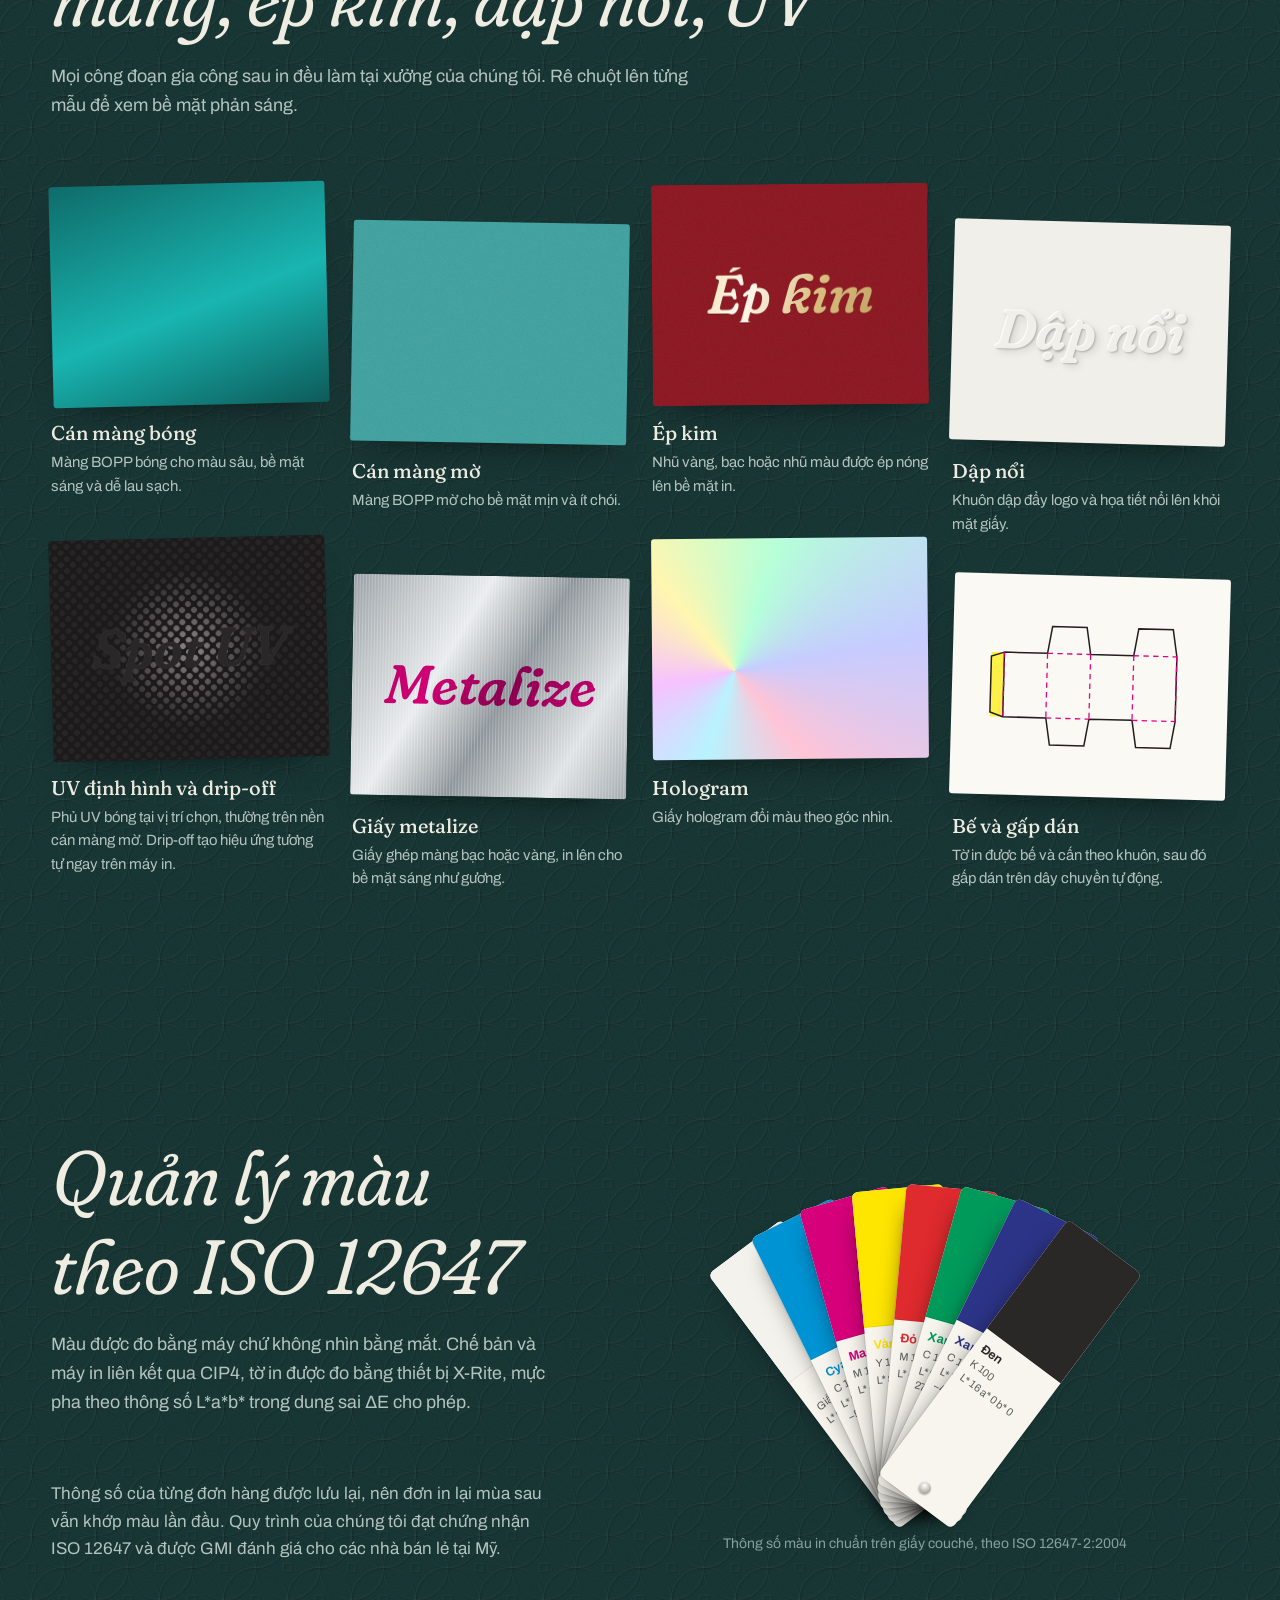
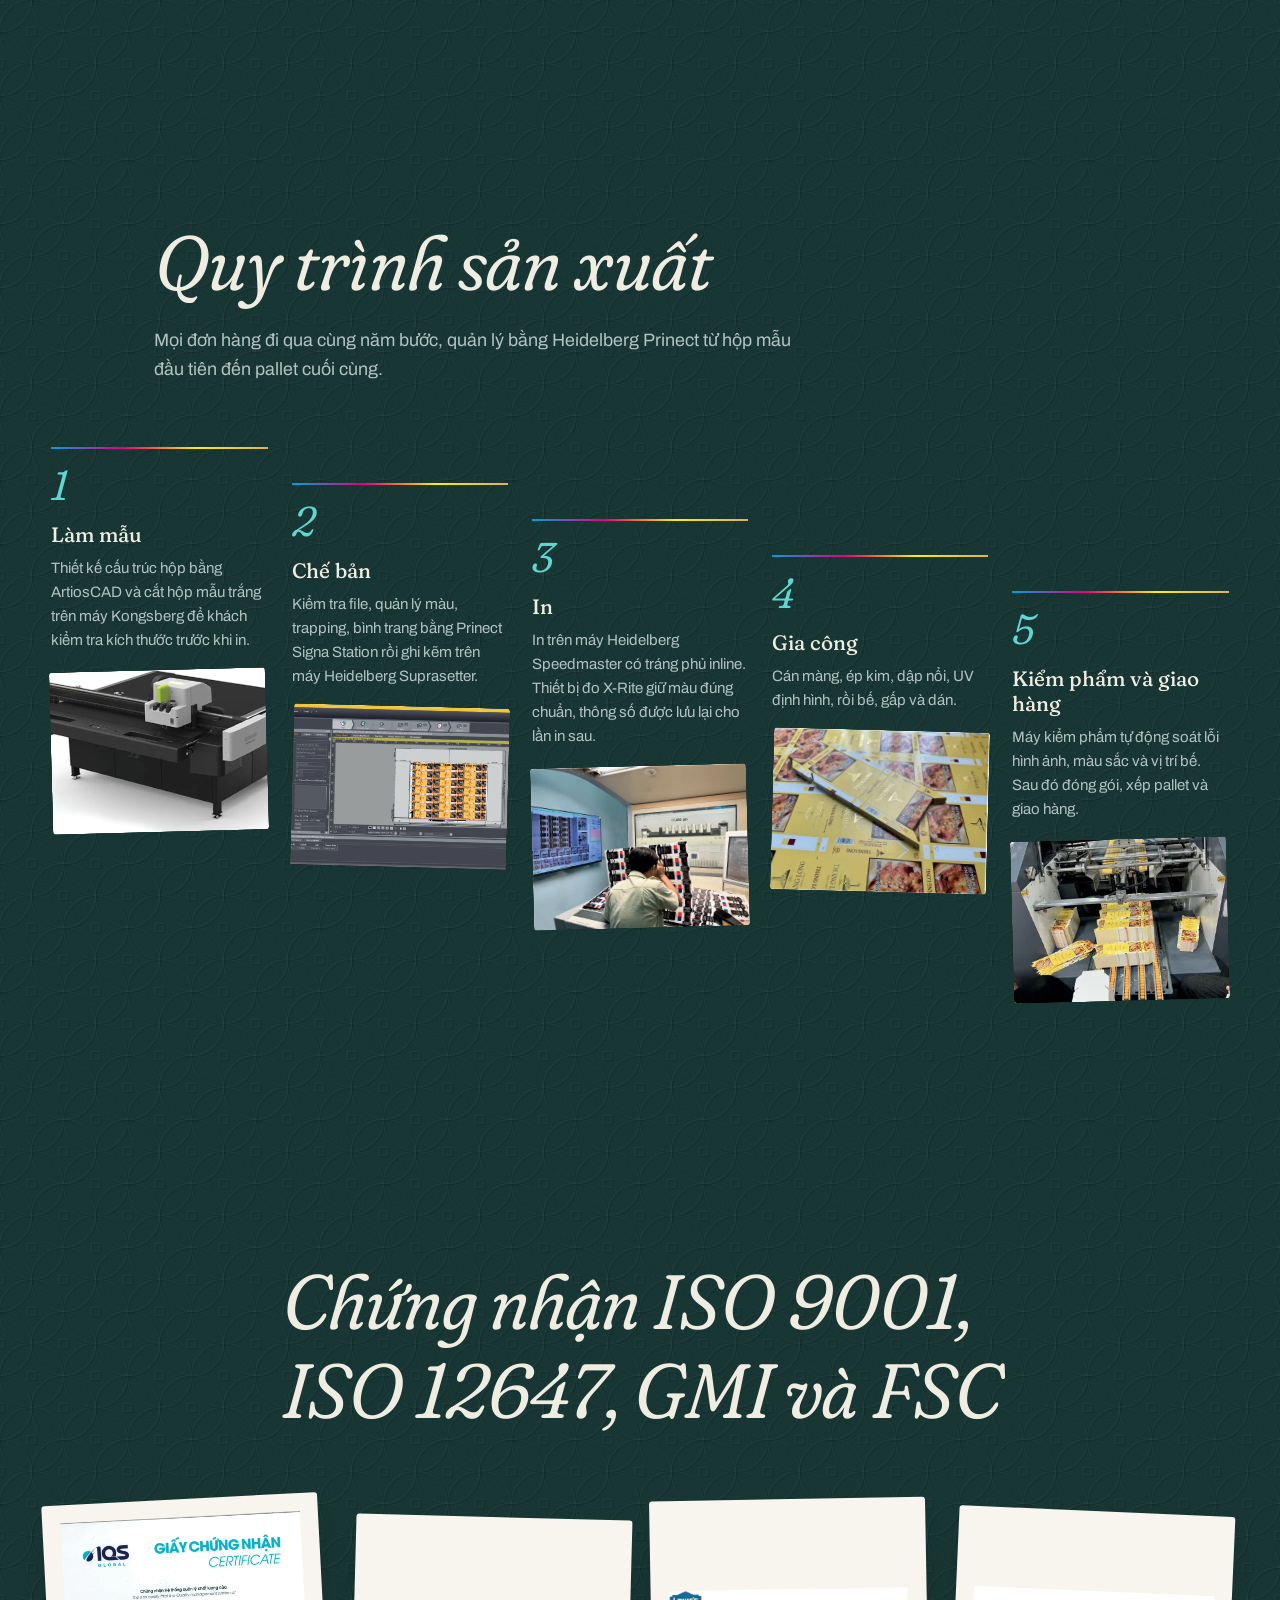
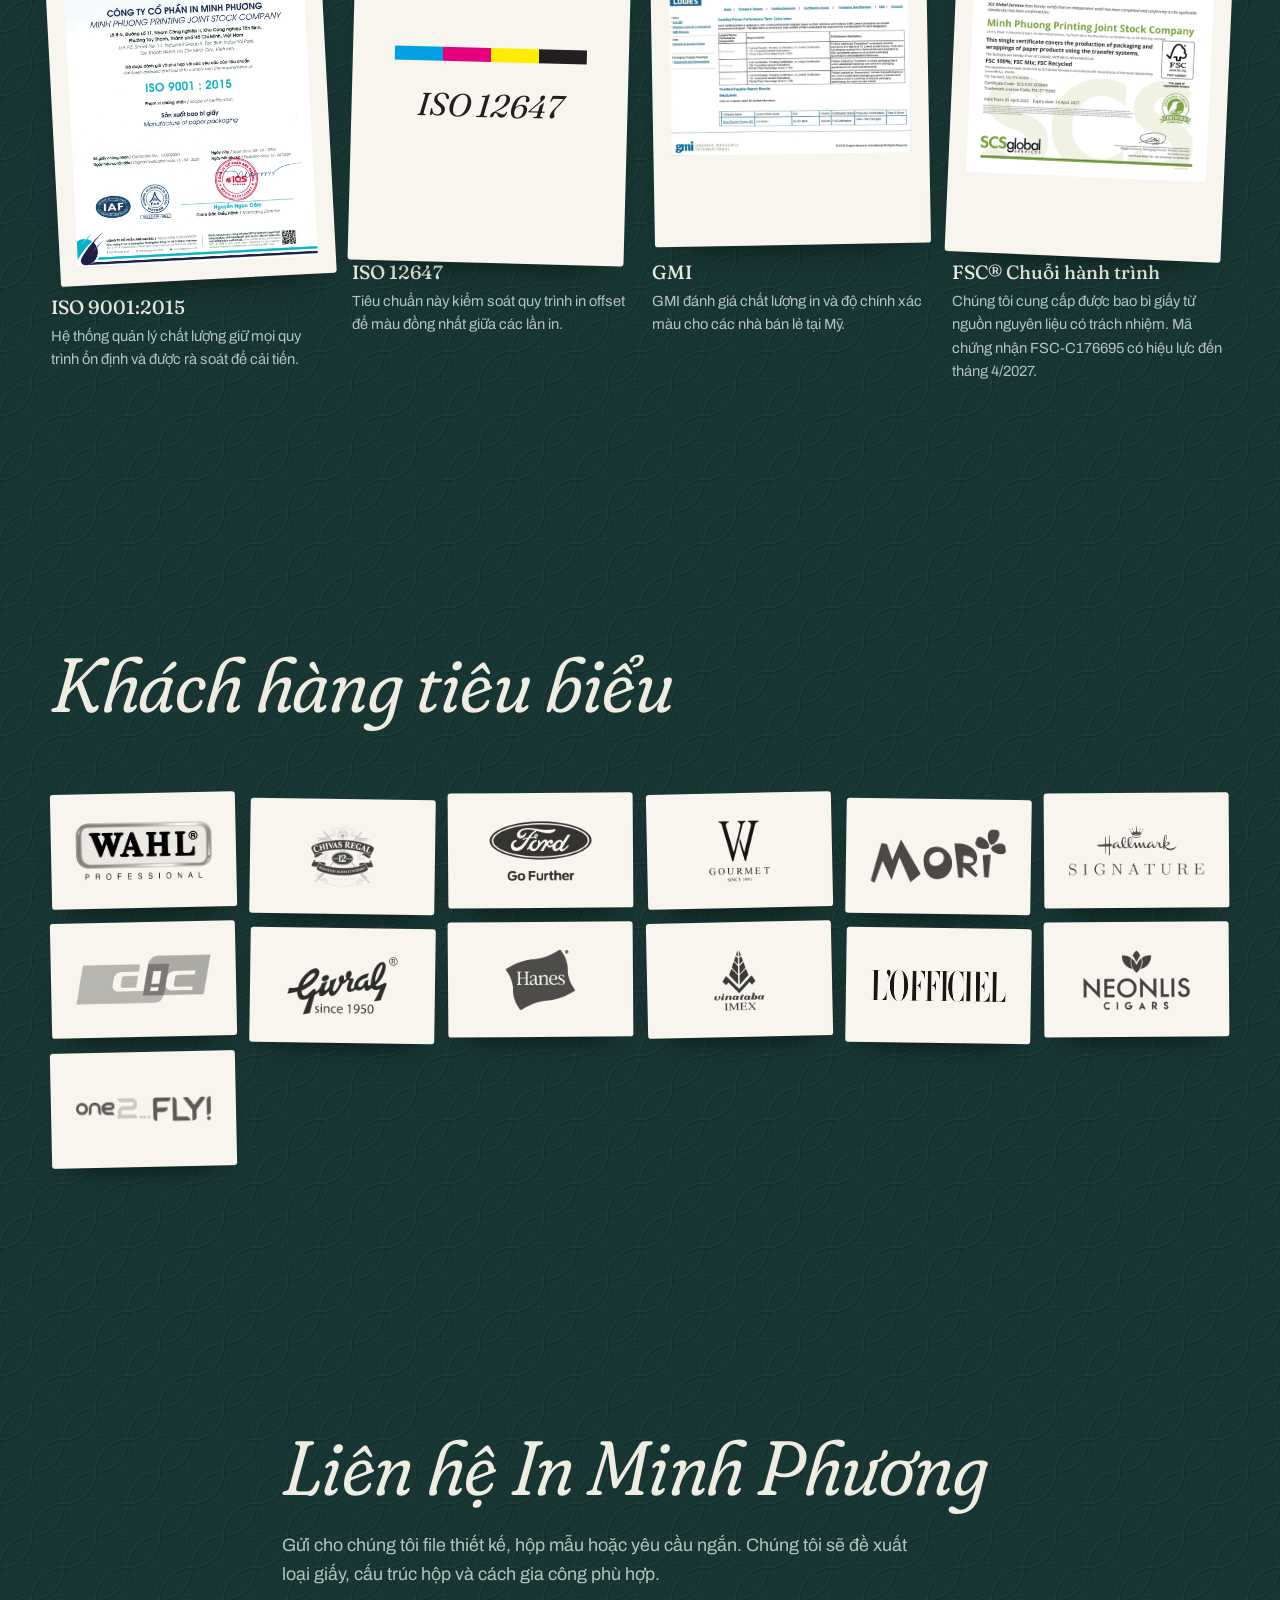
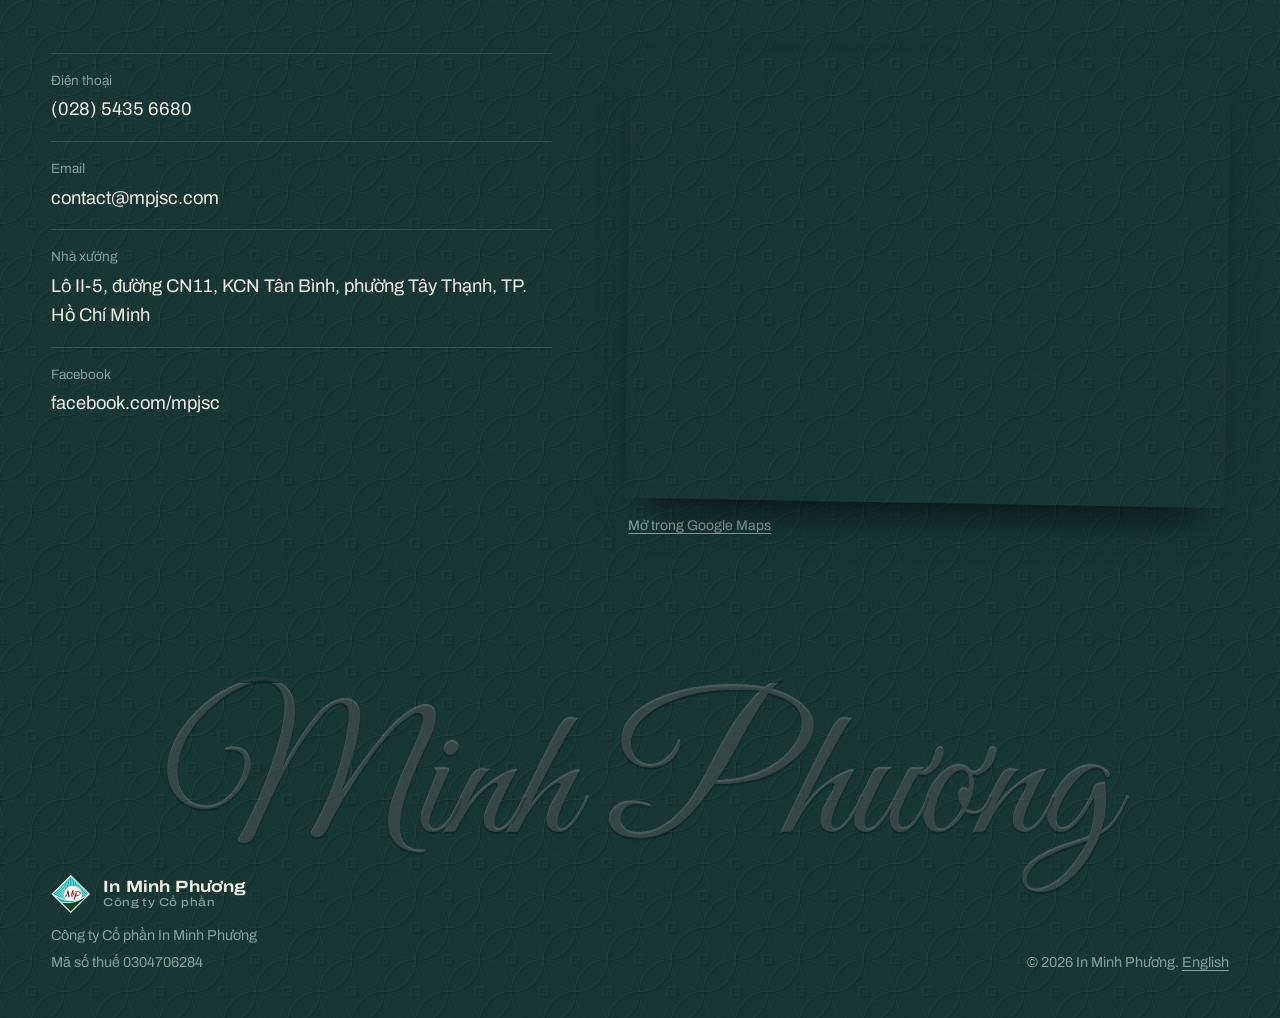
<file: vi/index.html>
<!doctype html>
<html lang="vi" data-base="../">
<head>
  <meta charset="utf-8">
  <meta name="viewport" content="width=device-width, initial-scale=1">
  <title>In Minh Phương | Công ty in bao bì, in hộp giấy tại TP.HCM</title>
  <meta name="description" content="In Minh Phương in hộp giấy, hộp quà cứng, nhãn và tạp chí trên máy in offset Heidelberg tại TP. Hồ Chí Minh. Đạt chứng nhận ISO 9001, ISO 12647, GMI và FSC.">
  <link rel="canonical" href="https://mpjsc.com/vi/">
  <link rel="alternate" hreflang="en" href="https://mpjsc.com/">
  <link rel="alternate" hreflang="vi" href="https://mpjsc.com/vi/">
  <link rel="alternate" hreflang="x-default" href="https://mpjsc.com/">
  <meta property="og:type" content="website">
  <meta property="og:title" content="In Minh Phương | In bao bì giấy tại TP.HCM">
  <meta property="og:description" content="In hộp giấy, hộp quà cứng và nhãn trên máy in offset Heidelberg tại TP. Hồ Chí Minh từ năm 2006.">
  <meta property="og:url" content="https://mpjsc.com/vi/">
  <meta property="og:locale" content="vi_VN">
  <meta property="og:image" content="https://mpjsc.com/assets/img/work/mori-lotus-box.webp">
  <meta name="theme-color" content="#12312f">
  <link rel="icon" href="../favicon.ico" sizes="any">
  <link rel="icon" href="../favicon.png" type="image/png">
  <link rel="apple-touch-icon" href="../assets/img/apple-touch-icon.png">
  <link rel="preconnect" href="https://fonts.googleapis.com">
  <link rel="preconnect" href="https://fonts.gstatic.com" crossorigin>
  <!-- fonts load without holding up the first paint; text shows in a fallback face until they arrive -->
  <link rel="preload" as="style" href="https://fonts.googleapis.com/css2?family=Archivo:wdth,wght@75..125,400..700&family=Great+Vibes&family=Fraunces:ital,opsz,wght,SOFT,WONK@0,9..144,300..700,0..100,0..1;1,9..144,300..700,0..100,0..1&display=swap" onload="this.onload=null;this.rel='stylesheet'">
  <noscript><link rel="stylesheet" href="https://fonts.googleapis.com/css2?family=Archivo:wdth,wght@75..125,400..700&family=Great+Vibes&family=Fraunces:ital,opsz,wght,SOFT,WONK@0,9..144,300..700,0..100,0..1;1,9..144,300..700,0..100,0..1&display=swap"></noscript>
  <link rel="stylesheet" href="../assets/css/site.css?v=30">
  <script type="application/ld+json">
  {
    "@context": "https://schema.org",
    "@type": "Organization",
    "name": "Minh Phuong Printing Joint Stock Company",
    "alternateName": ["MPJSC", "Công ty Cổ phần In Minh Phương"],
    "url": "https://mpjsc.com/vi/",
    "logo": "https://mpjsc.com/assets/img/logo.png",
    "description": "Công ty in bao bì tại TP. Hồ Chí Minh. In hộp giấy, hộp quà cứng, nhãn và tạp chí trên máy in offset Heidelberg.",
    "foundingDate": "2006",
    "taxID": "0304706284",
    "email": "contact@mpjsc.com",
    "telephone": "+84 28 5435 6680",
    "address": {
      "@type": "PostalAddress",
      "streetAddress": "Lot II-5, CN11 Street, Tan Binh Industrial Park",
      "addressLocality": "Tay Thanh Ward, Ho Chi Minh City",
      "addressCountry": "VN"
    },
    "sameAs": ["https://www.facebook.com/mpjsc/"]
  }
  </script>
</head>
<body>
  <a class="skip" href="#main">Bỏ qua, tới nội dung</a>
  <div class="lamp" aria-hidden="true"></div>

  <header class="site-header">
    <div class="wrap">
      <a class="brand" href="#top" aria-label="In Minh Phương, về đầu trang">
        <img src="../assets/img/mark.png" alt="" width="80" height="80">
        <span>In Minh Phương <small>Công ty Cổ phần</small></span>
      </a>
      <nav class="nav" id="nav" aria-label="Menu chính">
        <a href="#products">Sản phẩm</a>
        <a href="#work">Mẫu đã in</a>
        <a href="#factory">Nhà xưởng</a>
        <a href="#finishes">Gia công</a>
        <a href="#colour">Màu sắc</a>
        <a href="#process">Quy trình</a>
        <a href="#certificates">Chứng nhận</a>
        <a href="#contact">Liên hệ</a>
      </nav>
      <div class="lang" aria-label="Ngôn ngữ">
        <a href="../" hreflang="en" lang="en">EN</a>
        <a href="./" hreflang="vi" aria-current="true">VI</a>
      </div>
      <button class="menu-btn" type="button" aria-expanded="false" aria-controls="nav">Menu</button>
    </div>
  </header>

  <main id="main">
    <section class="hero" id="top">
      <div class="wrap hero-grid">
        <div>
          <h1 class="display">In bao bì giấy tại TP.&nbsp;Hồ&nbsp;Chí&nbsp;Minh</h1>
          <p class="lede">In Minh Phương in bao bì giấy tại TP. Hồ Chí Minh từ năm 2006. Phần lớn đơn hàng là hộp giấy cho thực phẩm, cà phê, mỹ phẩm và hàng tiêu dùng của các thương hiệu trong và ngoài nước. Chúng tôi cũng làm hộp quà cứng, nhãn, tạp chí và catalogue.</p>
          <div class="actions">
            <a class="btn btn--solid" href="#work">Xem mẫu đã in</a>
            <a class="btn" href="#contact">Liên hệ</a>
          </div>
          <ul class="certs-line">
            <li>ISO 9001:2015</li>
            <li>ISO 12647</li>
            <li>Chứng nhận GMI</li>
            <li>FSC® C176695</li>
          </ul>
        </div>
        <div class="press-area">
          <div class="machine" aria-hidden="true"></div>
          <ol class="run" aria-label="Các bước tờ in đi qua">
            <li><span class="dots"><i style="--sw: var(--c)"></i><i style="--sw: var(--m)"></i><i style="--sw: var(--y)"></i><i style="--sw: var(--k)"></i></span>In 4 màu</li>
            <li><i style="--sw: var(--foil)"></i>Ép kim</li>
            <li><i class="i-uv"></i>Phủ UV</li>
            <li><i class="i-die"></i>Bế</li>
            <li><i style="--sw: var(--red)"></i>Gấp dán</li>
          </ol>
          <p class="run-row"><button class="run-again" type="button">In lại tờ khác</button></p>
        </div>
      </div>
    </section>

    <section class="section" id="products">
      <div class="wrap">
        <div class="section-head">
          <h2 class="h2">Hộp giấy, hộp quà và nhãn</h2>
          <p class="lede">Bao bì giấy chiếm phần lớn công việc của chúng tôi. Hộp quà, nhãn và tạp chí được in trên cùng các máy Heidelberg.</p>
        </div>
        <div class="catalog">
          <ul class="catalog-list">
            <li class="cat-item is-active" data-img="../assets/img/products/paper-boxes-800.webp" data-caption="Hộp giấy cho thực phẩm và cà phê">
              <h3 class="h3">Hộp giấy</h3>
              <p>Hộp giấy là sản phẩm chính. Chúng tôi in hộp cho thực phẩm, cà phê, trà, mỹ phẩm và thuốc lá trên máy in offset Heidelberg, sau đó bế và gấp dán trên dây chuyền tự động. Lớp tráng phủ ngay trên máy in bảo vệ bề mặt mà không cần thêm một lượt in.</p>
              <p class="cat-spec">Giấy Duplex, Ivory, Couché, Bristol</p>
              <img src="../assets/img/products/paper-boxes-800.webp" width="800" height="569" loading="lazy" alt="Hộp giấy in cho cà phê và trà sữa">
            </li>
            <li class="cat-item" data-img="../assets/img/products/metallized-800.webp" data-caption="Túi và hộp giấy metalize">
              <h3 class="h3">Bao bì metalize</h3>
              <p>Chúng tôi in trên giấy ghép màng metalize bạc hoặc vàng. Bề mặt bóng và mịn hơn giấy metalize thông thường, lớp tráng phủ trên máy giữ chi tiết và màu sắc sắc nét.</p>
              <p class="cat-spec">Định lượng 150–400 gsm, bạc hoặc vàng</p>
              <img src="../assets/img/products/metallized-800.webp" width="800" height="804" loading="lazy" alt="Cuộn màng metalize và túi quà đã in">
            </li>
            <li class="cat-item" data-img="../assets/img/products/labels.webp" data-caption="Nhãn và decal">
              <h3 class="h3">Nhãn</h3>
              <p>Chúng tôi in nhãn giấy và nhãn decal, phủ UV hoặc phủ gốc nước. Lớp phủ chống trầy, chống bẩn và an toàn cho bao bì thực phẩm.</p>
              <p class="cat-spec">Giấy Couché, decal giấy, cán màng BOPP bóng hoặc mờ</p>
              <img src="../assets/img/products/labels.webp" width="844" height="932" loading="lazy" alt="Nhãn tròn và nhãn dải nhiều màu">
            </li>
            <li class="cat-item" data-img="../assets/img/work/peacock-boxes-800.webp" data-caption="Hộp quà Tết họa tiết chim công">
              <h3 class="h3">Hộp cứng và túi giấy</h3>
              <p>Chúng tôi làm hộp quà, hộp bánh Trung thu, hộp trà, hộp rượu và túi giấy. Hộp cứng được bồi giấy in bên ngoài, có thể thêm lót định hình, nắp nam châm hoặc quai ruy băng.</p>
              <p class="cat-spec">Ép kim, dập nổi, UV định hình, cán màng mờ hoặc bóng</p>
              <img src="../assets/img/work/peacock-boxes-800.webp" width="800" height="523" loading="lazy" alt="Hai hộp quà Tết họa tiết chim công">
            </li>
            <li class="cat-item" data-img="../assets/img/work/magazines-800.webp" data-caption="Bìa tạp chí">
              <h3 class="h3">Tạp chí, lịch và sách</h3>
              <p>Chúng tôi in tạp chí, catalogue, lịch và sách. Khách hàng duyệt bản in thử màu trước khi chạy máy, in xong chúng tôi gia công và đóng cuốn.</p>
              <p class="cat-spec">Giấy 80–400 gsm, đóng kim, keo gáy hoặc lò xo</p>
              <img src="../assets/img/work/magazines-800.webp" width="800" height="604" loading="lazy" alt="Chồng tạp chí đã in xòe ra">
            </li>
          </ul>
          <figure class="viewer" aria-hidden="true">
            <div class="viewer-frame sheen">
              <img class="is-current" src="../assets/img/products/paper-boxes-800.webp" alt="" loading="lazy" decoding="async">
            </div>
            <figcaption class="small">Hộp giấy cho thực phẩm và cà phê</figcaption>
          </figure>
        </div>
      </div>
    </section>

    <section class="section" id="work">
      <div class="wrap">
        <div class="section-head">
          <h2 class="h2">Mẫu bao bì đã in</h2>
          <p class="lede">Đây là một số hộp giấy, hộp quà, nhãn và tạp chí đã in tại xưởng Minh Phương.</p>
        </div>
        <div class="filters" role="group" aria-label="Lọc mẫu">
          <button class="filter" type="button" data-filter="all" aria-pressed="true">Tất cả</button>
          <button class="filter" type="button" data-filter="carton" aria-pressed="false">Hộp giấy</button>
          <button class="filter" type="button" data-filter="rigid" aria-pressed="false">Hộp cứng và túi</button>
          <button class="filter" type="button" data-filter="print" aria-pressed="false">Nhãn và tạp chí</button>
        </div>
        <div class="gallery" id="gallery"></div>
        <p class="more-row"><button class="btn gallery-more" type="button">Xem tất cả <span>33</span></button></p>
      </div>
    </section>

    <section class="section" id="factory">
      <div class="wrap">
        <div class="section-head">
          <h2 class="h2">Nhà xưởng và máy in offset Heidelberg</h2>
          <p class="lede">Máy in chính là máy offset tờ rời, in 6 màu và tráng phủ trong cùng một lượt. Ở mỗi đơn vị in, mực và nước lên bản kẽm, bản kẽm in sang ống cao su, ống cao su in lên tờ giấy. Đèn UV làm khô mực trước khi tờ in xuống bàn ra giấy.</p>
        </div>
      </div>
      <figure class="pressline">
        <canvas aria-hidden="true"></canvas>
        <ul class="pl-parts" hidden><li>Lô mực</li><li>Lô nước</li><li>Bản kẽm trên ống bản</li><li>Ống cao su</li><li>Ống ép in</li></ul>
      </figure>
      <div class="wrap pressline-bar">
        <ol class="pl-steps" aria-label="Tờ in đi qua máy in"><li><i></i>Bàn nạp giấy</li><li><i></i>Cyan</li><li><i></i>Magenta</li><li><i></i>Yellow</li><li><i></i>Black</li><li><i></i>Màu pha</li><li><i></i>Màu pha</li><li><i></i>Tráng phủ</li><li><i></i>Đèn UV</li><li><i></i>Bàn ra giấy</li></ol>
        <button class="pl-again" type="button">In lại</button>
      </div>
      <div class="wrap">
        <div class="factory-grid">
          <div class="factory-text">
            <p>Công ty Cổ phần In Minh Phương thành lập năm 2006 với mong muốn nâng chất lượng in trong nước. Từ đó đến nay chúng tôi xây nhà xưởng mới, liên tục đầu tư máy in và hệ thống chế bản Heidelberg, áp dụng các tiêu chuẩn màu sắc và chất lượng mà thương hiệu quốc tế yêu cầu.</p>
            <p>Năm 2012, Minh Phương đạt chứng nhận GMI, đủ điều kiện cung cấp hàng cho các nhà bán lẻ tại Mỹ.</p>
            <p>Chúng tôi cũng tư vấn cho khách hàng khi lên bao bì. Hai bên cùng chọn giấy, cấu trúc hộp và cách gia công để sản phẩm đẹp trên kệ và sản xuất ổn định.</p>
            <div class="photo-pair">
              <figure>
                <img class="screen" src="../assets/img/hero-press-800.webp" width="800" height="800" loading="lazy" alt="Máy in offset Heidelberg Speedmaster">
                <figcaption class="small">Heidelberg Speedmaster CX 102</figcaption>
              </figure>
              <figure>
                <img class="screen" src="../assets/img/factory/building-800.webp" width="800" height="800" loading="lazy" alt="Nhà xưởng In Minh Phương tại KCN Tân Bình">
                <figcaption class="small">Nhà xưởng tại KCN Tân Bình</figcaption>
              </figure>
            </div>
          </div>
          <div>
            <dl class="figures">
              <div><dt>2006</dt><dd>Thành lập tại TP. Hồ Chí Minh</dd></div>
              <div><dt>3</dt><dd>Máy in Heidelberg Speedmaster</dd></div>
              <div><dt data-count="1000000" data-suffix="+">1.000.000+</dt><dd>Tờ in mỗi ngày</dd></div>
              <div><dt>720 × 1020</dt><dd>Khổ in lớn nhất, tính bằng mm</dd></div>
            </dl>
            <dl class="spec">
              <div><dt>Speedmaster CX 102-6+L</dt><dd>Máy in UV, 6 màu và đơn vị tráng phủ</dd></div>
              <div><dt>Speedmaster CD 102-6+L</dt><dd>6 màu và đơn vị tráng phủ</dd></div>
              <div><dt>Speedmaster CD 102-5</dt><dd>5 màu</dd></div>
              <div><dt>Kiểm soát màu</dt><dd>Kết nối CIP4, đo màu X-Rite, pha mực theo thông số L*a*b* và ΔE</dd></div>
              <div><dt>Vật liệu</dt><dd>Giấy 50–500 gsm, giấy metalize, hologram, PP</dd></div>
              <div><dt>Chế bản</dt><dd>Heidelberg Prinect, bình trang Signa Station, ghi kẽm Suprasetter CTP, in thử Epson SureColor P9080</dd></div>
              <div><dt>Làm mẫu</dt><dd>Máy cắt Kongsberg X và phần mềm ArtiosCAD</dd></div>
              <div><dt>Gia công</dt><dd>Cán màng, ép kim, dập nổi, UV định hình, bế, gấp dán, kiểm phẩm tự động</dd></div>
            </dl>
          </div>
        </div>
      </div>
    </section>

    <section class="section" id="finishes">
      <div class="wrap">
        <div class="section-head">
          <h2 class="h2">Gia công sau in: cán màng, ép kim, dập nổi, UV</h2>
          <p class="lede">Mọi công đoạn gia công sau in đều làm tại xưởng của chúng tôi. Rê chuột lên từng mẫu để xem bề mặt phản sáng.</p>
        </div>
        <div class="swatches">
          <div class="swatch">
            <div class="sheen chip chip--gloss" aria-hidden="true"></div>
            <h3 class="h3">Cán màng bóng</h3>
            <p>Màng BOPP bóng cho màu sâu, bề mặt sáng và dễ lau sạch.</p>
          </div>
          <div class="swatch">
            <div class="chip chip--matte" aria-hidden="true"></div>
            <h3 class="h3">Cán màng mờ</h3>
            <p>Màng BOPP mờ cho bề mặt mịn và ít chói.</p>
          </div>
          <div class="swatch">
            <div class="sheen chip chip--foil" aria-hidden="true"><span class="chip-word">Ép kim</span></div>
            <h3 class="h3">Ép kim</h3>
            <p>Nhũ vàng, bạc hoặc nhũ màu được ép nóng lên bề mặt in.</p>
          </div>
          <div class="swatch">
            <div class="sheen chip chip--emboss" aria-hidden="true"><span class="chip-word">Dập nổi</span></div>
            <h3 class="h3">Dập nổi</h3>
            <p>Khuôn dập đẩy logo và họa tiết nổi lên khỏi mặt giấy.</p>
          </div>
          <div class="swatch">
            <div class="sheen chip chip--spotuv" aria-hidden="true"><span class="chip-word">Spot UV</span></div>
            <h3 class="h3">UV định hình và drip-off</h3>
            <p>Phủ UV bóng tại vị trí chọn, thường trên nền cán màng mờ. Drip-off tạo hiệu ứng tương tự ngay trên máy in.</p>
          </div>
          <div class="swatch">
            <div class="sheen chip chip--metal" aria-hidden="true"><span class="chip-word">Metalize</span></div>
            <h3 class="h3">Giấy metalize</h3>
            <p>Giấy ghép màng bạc hoặc vàng, in lên cho bề mặt sáng như gương.</p>
          </div>
          <div class="swatch">
            <div class="sheen chip chip--holo" aria-hidden="true"></div>
            <h3 class="h3">Hologram</h3>
            <p>Giấy hologram đổi màu theo góc nhìn.</p>
          </div>
          <div class="swatch">
            <div class="sheen chip chip--die" aria-hidden="true">
              <svg viewBox="0 0 200 150">
                <path class="glue" d="M8 45h12v60H8z"/>
                <path class="cut" d="M20 45 8 49v52l12 4M20 45h40l4-25h32l4 25h40l4-25h32l4 25h0v60l-4 25h-32l-4-25h-40l-4 25H64l-4-25H20z"/>
                <path class="crease" d="M20 45v60M60 45v60M100 45v60M140 45v60M180 45v60M60 45h40M140 45h40M60 105h40M140 105h40"/>
              </svg>
            </div>
            <h3 class="h3">Bế và gấp dán</h3>
            <p>Tờ in được bế và cấn theo khuôn, sau đó gấp dán trên dây chuyền tự động.</p>
          </div>
        </div>
      </div>
    </section>

    <section class="section" id="colour">
      <!-- the ink you point at on the fan washes out across the section; two layers so one colour can fade as the next spreads.
           Each layer keeps its own gradient: currentColor in a gradient follows the svg the gradient lives in. -->
      <svg class="bloom-defs" width="0" height="0" aria-hidden="true" focusable="false">
        <defs>
          <filter id="bleed" x="-30%" y="-30%" width="160%" height="160%">
            <feTurbulence type="fractalNoise" baseFrequency=".012 .018" numOctaves="3" seed="8"/>
            <feDisplacementMap in="SourceGraphic" scale="60"/>
          </filter>
        </defs>
      </svg>
      <svg class="bloom" viewBox="-100 -100 200 200" preserveAspectRatio="none" aria-hidden="true"><radialGradient id="bloom-ink-a"><stop offset="0" stop-color="currentColor" stop-opacity=".9"/><stop offset=".5" stop-color="currentColor" stop-opacity=".45"/><stop offset="1" stop-color="currentColor" stop-opacity="0"/></radialGradient><circle r="88" fill="url(#bloom-ink-a)" filter="url(#bleed)"/></svg>
      <svg class="bloom" viewBox="-100 -100 200 200" preserveAspectRatio="none" aria-hidden="true"><radialGradient id="bloom-ink-b"><stop offset="0" stop-color="currentColor" stop-opacity=".9"/><stop offset=".5" stop-color="currentColor" stop-opacity=".45"/><stop offset="1" stop-color="currentColor" stop-opacity="0"/></radialGradient><circle r="88" fill="url(#bloom-ink-b)" filter="url(#bleed)"/></svg>
      <div class="wrap colour-grid">
        <div>
          <div class="section-head">
            <h2 class="h2">Quản lý màu theo ISO 12647</h2>
            <p class="lede">Màu được đo bằng máy chứ không nhìn bằng mắt. Chế bản và máy in liên kết qua CIP4, tờ in được đo bằng thiết bị X-Rite, mực pha theo thông số L*a*b* trong dung sai ΔE cho phép.</p>
          </div>
          <p class="colour-note">Thông số của từng đơn hàng được lưu lại, nên đơn in lại mùa sau vẫn khớp màu lần đầu. Quy trình của chúng tôi đạt chứng nhận ISO 12647 và được GMI đánh giá cho các nhà bán lẻ tại Mỹ.</p>
        </div>
        <figure class="fan-wrap">
          <ol class="fan" aria-label="Thông số màu in chuẩn">
              <li class="fan-card" style="--i: 0; --ink: #f3f2ec"><span class="fan-ink"></span><b>Giấy trắng</b><span>Giấy</span><span>L* 95 a* 0 b* −2</span></li>
              <li class="fan-card" style="--i: 1; --ink: #0093d3"><span class="fan-ink"></span><b>Cyan</b><span>C 100</span><span>L* 55 a* −37 b* −50</span></li>
              <li class="fan-card" style="--i: 2; --ink: #d6007a"><span class="fan-ink"></span><b>Magenta</b><span>M 100</span><span>L* 48 a* 74 b* −3</span></li>
              <li class="fan-card" style="--i: 3; --ink: #ffe600"><span class="fan-ink"></span><b>Vàng</b><span>Y 100</span><span>L* 89 a* −5 b* 93</span></li>
              <li class="fan-card" style="--i: 4; --ink: #df2a2e"><span class="fan-ink"></span><b>Đỏ</b><span>M 100 Y 100</span><span>L* 47 a* 68 b* 48</span></li>
              <li class="fan-card" style="--i: 5; --ink: #009a5b"><span class="fan-ink"></span><b>Xanh lá</b><span>C 100 Y 100</span><span>L* 50 a* −65 b* 27</span></li>
              <li class="fan-card" style="--i: 6; --ink: #2c3487"><span class="fan-ink"></span><b>Xanh dương</b><span>C 100 M 100</span><span>L* 24 a* 22 b* −46</span></li>
              <li class="fan-card" style="--i: 7; --ink: #2a2827"><span class="fan-ink"></span><b>Đen</b><span>K 100</span><span>L* 16 a* 0 b* 0</span></li>
          </ol>
          <figcaption class="small">Thông số màu in chuẩn trên giấy couché, theo ISO 12647-2:2004</figcaption>
        </figure>
      </div>
    </section>

    <section class="section" id="process">
      <div class="wrap">
        <div class="section-head">
          <h2 class="h2">Quy trình sản xuất</h2>
          <p class="lede">Mọi đơn hàng đi qua cùng năm bước, quản lý bằng Heidelberg Prinect từ hộp mẫu đầu tiên đến pallet cuối cùng.</p>
        </div>
        <ol class="steps">
          <li class="step">
            <span class="step-num" aria-hidden="true">1</span>
            <h3 class="h3">Làm mẫu</h3>
            <p>Thiết kế cấu trúc hộp bằng ArtiosCAD và cắt hộp mẫu trắng trên máy Kongsberg để khách kiểm tra kích thước trước khi in.</p>
            <img class="screen" src="../assets/img/factory/kongsberg.webp" width="1086" height="561" loading="lazy" alt="Máy cắt mẫu Kongsberg">
          </li>
          <li class="step">
            <span class="step-num" aria-hidden="true">2</span>
            <h3 class="h3">Chế bản</h3>
            <p>Kiểm tra file, quản lý màu, trapping, bình trang bằng Prinect Signa Station rồi ghi kẽm trên máy Heidelberg Suprasetter.</p>
            <img class="screen" src="../assets/img/factory/prinect-signa.webp" width="1064" height="517" loading="lazy" alt="Bình trang trên phần mềm Prinect Signa Station">
          </li>
          <li class="step">
            <span class="step-num" aria-hidden="true">3</span>
            <h3 class="h3">In</h3>
            <p>In trên máy Heidelberg Speedmaster có tráng phủ inline. Thiết bị đo X-Rite giữ màu đúng chuẩn, thông số được lưu lại cho lần in sau.</p>
            <img class="screen" src="../assets/img/factory/press-console.webp" width="502" height="378" loading="lazy" alt="Thợ in kiểm tra tờ in tại bàn điều khiển màu">
          </li>
          <li class="step">
            <span class="step-num" aria-hidden="true">4</span>
            <h3 class="h3">Gia công</h3>
            <p>Cán màng, ép kim, dập nổi, UV định hình, rồi bế, gấp và dán.</p>
            <img class="screen" src="../assets/img/factory/finishing-1.webp" width="488" height="364" loading="lazy" alt="Tờ in hộp đã ép kim">
          </li>
          <li class="step">
            <span class="step-num" aria-hidden="true">5</span>
            <h3 class="h3">Kiểm phẩm và giao hàng</h3>
            <p>Máy kiểm phẩm tự động soát lỗi hình ảnh, màu sắc và vị trí bế. Sau đó đóng gói, xếp pallet và giao hàng.</p>
            <img class="screen" src="../assets/img/factory/inspection-3.webp" width="327" height="380" loading="lazy" alt="Hộp giấy chạy qua máy kiểm phẩm tự động">
          </li>
        </ol>
      </div>
    </section>

    <section class="section" id="certificates">
      <div class="wrap">
        <div class="section-head">
          <h2 class="h2">Chứng nhận ISO 9001, ISO 12647, GMI và FSC</h2>
        </div>
        <div class="certs">
          <figure class="cert">
            <button class="cert-doc sheen" type="button" data-full="../assets/img/certs/iso-9001.webp" data-caption="Chứng nhận ISO 9001:2015">
              <img src="../assets/img/certs/iso-9001.webp" width="900" height="1290" loading="lazy" alt="Chứng nhận ISO 9001:2015 của In Minh Phương">
            </button>
            <figcaption>
              <h3 class="h3">ISO 9001:2015</h3>
              <p>Hệ thống quản lý chất lượng giữ mọi quy trình ổn định và được rà soát để cải tiến.</p>
            </figcaption>
          </figure>
          <figure class="cert">
            <div class="cert-doc cert-doc--target sheen">
              <span class="bar" aria-hidden="true"></span>
              <b>ISO 12647</b>
            </div>
            <figcaption>
              <h3 class="h3">ISO 12647</h3>
              <p>Tiêu chuẩn này kiểm soát quy trình in offset để màu đồng nhất giữa các lần in.</p>
            </figcaption>
          </figure>
          <figure class="cert">
            <button class="cert-doc sheen" type="button" data-full="../assets/img/certs/gmi-lowes.webp" data-caption="Hồ sơ chứng nhận GMI">
              <img src="../assets/img/certs/gmi-lowes.webp" width="1200" height="824" loading="lazy" alt="Hồ sơ chứng nhận GMI">
            </button>
            <figcaption>
              <h3 class="h3">GMI</h3>
              <p>GMI đánh giá chất lượng in và độ chính xác màu cho các nhà bán lẻ tại Mỹ.</p>
            </figcaption>
          </figure>
          <figure class="cert">
            <button class="cert-doc sheen" type="button" data-full="../assets/img/certs/fsc-coc.webp" data-caption="Chứng nhận FSC Chuỗi hành trình sản phẩm SCS-COC-009049">
              <img src="../assets/img/certs/fsc-coc.webp" width="1200" height="928" loading="lazy" alt="Chứng nhận FSC Chuỗi hành trình sản phẩm do SCS Global Services cấp">
            </button>
            <figcaption>
              <h3 class="h3">FSC® Chuỗi hành trình</h3>
              <p>Chúng tôi cung cấp được bao bì giấy từ nguồn nguyên liệu có trách nhiệm. Mã chứng nhận FSC-C176695 có hiệu lực đến tháng 4/2027.</p>
            </figcaption>
          </figure>
        </div>
      </div>
    </section>

    <section class="section" id="clients">
      <div class="wrap">
        <div class="section-head">
          <h2 class="h2">Khách hàng tiêu biểu</h2>
        </div>
        <ul class="logos">
          <li class="sheen"><img src="../assets/img/partners/wahl.webp" alt="Wahl Professional" loading="lazy" width="299" height="133"></li>
          <li class="sheen"><img src="../assets/img/partners/chivas.webp" alt="Chivas Regal" loading="lazy" width="166" height="160"></li>
          <li class="sheen"><img src="../assets/img/partners/ford.webp" alt="Ford" loading="lazy" width="267" height="160"></li>
          <li class="sheen"><img src="../assets/img/partners/w-gourmet.webp" alt="W Gourmet" loading="lazy" width="160" height="160"></li>
          <li class="sheen"><img src="../assets/img/partners/mori.webp" alt="Mori" loading="lazy" width="292" height="126"></li>
          <li class="sheen"><img src="../assets/img/partners/hallmark.webp" alt="Hallmark Signature" loading="lazy" width="301" height="117"></li>
          <li class="sheen"><img src="../assets/img/partners/dic.webp" alt="DIC" loading="lazy" width="316" height="119"></li>
          <li class="sheen"><img src="../assets/img/partners/giraldo.webp" alt="Giraldo" loading="lazy" width="266" height="148"></li>
          <li class="sheen"><img src="../assets/img/partners/hanes.webp" alt="Hanes" loading="lazy" width="182" height="160"></li>
          <li class="sheen"><img src="../assets/img/partners/vinataba.webp" alt="Vinataba Imex" loading="lazy" width="136" height="160"></li>
          <li class="sheen"><img src="../assets/img/partners/lofficiel.webp" alt="L'Officiel" loading="lazy" width="279" height="75"></li>
          <li class="sheen"><img src="../assets/img/partners/neonlis.webp" alt="Neonlis Cigars" loading="lazy" width="276" height="160"></li>
          <li class="sheen"><img src="../assets/img/partners/one2fly.webp" alt="One2Fly" loading="lazy" width="285" height="63"></li>
        </ul>
      </div>
    </section>

    <section class="section" id="contact">
      <div class="wrap">
        <div class="section-head">
          <h2 class="h2">Liên hệ In Minh Phương</h2>
          <p class="lede">Gửi cho chúng tôi file thiết kế, hộp mẫu hoặc yêu cầu ngắn. Chúng tôi sẽ đề xuất loại giấy, cấu trúc hộp và cách gia công phù hợp.</p>
        </div>
        <div class="contact-grid">
          <dl class="contact-list">
            <div><dt>Điện thoại</dt><dd><a href="tel:+842854356680">(028) 5435 6680</a></dd></div>
            <div><dt>Email</dt><dd><a href="mailto:contact@mpjsc.com">contact@mpjsc.com</a></dd></div>
            <div><dt>Nhà xưởng</dt><dd>Lô II-5, đường CN11, KCN Tân Bình, phường Tây Thạnh, TP. Hồ Chí Minh</dd></div>
            <div><dt>Facebook</dt><dd><a href="https://www.facebook.com/mpjsc/" rel="noopener" target="_blank">facebook.com/mpjsc</a></dd></div>
          </dl>
          <figure class="map">
            <iframe title="Bản đồ đến In Minh Phương" loading="lazy" referrerpolicy="no-referrer-when-downgrade" src="https://www.google.com/maps/embed?pb=!1m14!1m8!1m3!1d15675.939027201553!2d106.6125876!3d10.8124781!3m2!1i1024!2i768!4f13.1!3m3!1m2!1s0x31752be973333efb%3A0x65d78a63734c4ff9!2sMinh%20Phuong%20Printing!5e0!3m2!1svi!2s!4v1679280928332!5m2!1svi!2s"></iframe>
            <figcaption class="small"><a href="https://maps.google.com/?cid=7338486277564289017" target="_blank" rel="noopener">Mở trong Google Maps</a></figcaption>
          </figure>
        </div>
      </div>
    </section>
  </main>

  <footer class="site-footer">
    <div class="wrap">
      <p class="signature" aria-hidden="true">Minh Phương</p>
    </div>
    <div class="wrap foot-grid">
      <div>
        <a class="brand" href="#top" aria-label="In Minh Phương, về đầu trang">
          <img src="../assets/img/mark.png" alt="" width="80" height="80" loading="lazy">
          <span>In Minh Phương <small>Công ty Cổ phần</small></span>
        </a>
        <p>Công ty Cổ phần In Minh Phương</p>
        <p>Mã số thuế 0304706284</p>
      </div>
      <p>© <span data-year>2026</span> In Minh Phương. <a href="../" hreflang="en" lang="en">English</a></p>
    </div>
  </footer>

  <dialog class="lightbox" id="lightbox" aria-label="Xem ảnh">
    <button class="lb-btn lb-close" type="button" data-lb="close">Đóng</button>
    <button class="lb-btn lb-prev" type="button" data-lb="prev">Trước</button>
    <button class="lb-btn lb-next" type="button" data-lb="next">Sau</button>
    <figure>
      <img alt="">
      <figcaption></figcaption>
    </figure>
  </dialog>

  <script src="../assets/js/press.js?v=29" defer></script>
  <script src="../assets/js/pressline.js?v=31" defer></script>
  <script src="../assets/js/main.js?v=29" defer></script>
  <script src="../assets/js/effects.js?v=29" defer></script>
</body>
</html>
</file>
<file: assets/css/site.css>
/* Minh Phuong Printing
   The page is a dark cutting table. Printed things are laid on it: the sheet in the hero,
   photos, swatches, certificates and client cards. Only the hero moves on its own. */

@property --dot {
  syntax: "<length>";
  inherits: false;
  initial-value: 8px;
}

:root {
  /* deep teal board, the brand teal dyed dark */
  --board: #12312f;
  --board-2: #173b39;
  --board-3: #0d2524;
  --line: rgba(239, 236, 226, 0.14);
  --line-2: rgba(239, 236, 226, 0.28);

  /* paper and ink */
  --paper: #efece2;
  --paper-dim: #b3c3bf;
  --paper-mute: #86a09b;
  --card: #f7f5ee;
  --ink: #231f20;

  --teal: #19b5b1;
  --teal-hi: #5fd6d2;
  --red: #9b1d28;

  /* process colours */
  --c: #00a0e3;
  --m: #e5007d;
  --y: #ffed00;
  --k: #231f20;

  /* champagne foil: light golds only */
  --foil: linear-gradient(110deg, #c7a45e 0%, #ecd9a6 26%, #fffaf0 40%, #d9bd7f 56%, #b9975a 78%, #e6d09c 100%);

  --serif: "Fraunces", "Iowan Old Style", Georgia, serif;
  --sans: "Archivo", "Helvetica Neue", Arial, sans-serif;

  --gutter: clamp(16px, 4vw, 56px);
  --max: 1320px;

  color-scheme: dark;
}

*,
*::before,
*::after {
  box-sizing: border-box;
}

html {
  scroll-behavior: smooth;
  scroll-padding-top: 80px;
  -webkit-text-size-adjust: 100%;
}

body {
  margin: 0;
  background-color: var(--board);
  /* the board has a fibre you can only just see */
  /* the board is blind-embossed with feng shui coins, faintly, and has a fibre you can only just see */
  background-image: url("data:image/svg+xml,%3Csvg xmlns='http://www.w3.org/2000/svg' width='64' height='64'%3E%3Cg fill='none' stroke='rgba(0,0,0,.11)' stroke-width='1.1' transform='translate(0.8 0.8)'%3E%3Ccircle cx='32.0' cy='32.0' r='32.0'/%3E%3Ccircle r='32.0'/%3E%3Ccircle cx='64' r='32.0'/%3E%3Ccircle cy='64' r='32.0'/%3E%3Ccircle cx='64' cy='64' r='32.0'/%3E%3Crect x='28.16' y='28.16' width='7.68' height='7.68'/%3E%3Crect x='-3.84' y='-3.84' width='7.68' height='7.68'/%3E%3Crect x='60.16' y='-3.84' width='7.68' height='7.68'/%3E%3Crect x='-3.84' y='60.16' width='7.68' height='7.68'/%3E%3Crect x='60.16' y='60.16' width='7.68' height='7.68'/%3E%3C/g%3E%3Cg fill='none' stroke='rgba(255,255,255,.025)' stroke-width='1.1' transform='translate(-0.8 -0.8)'%3E%3Ccircle cx='32.0' cy='32.0' r='32.0'/%3E%3Ccircle r='32.0'/%3E%3Ccircle cx='64' r='32.0'/%3E%3Ccircle cy='64' r='32.0'/%3E%3Ccircle cx='64' cy='64' r='32.0'/%3E%3Crect x='28.16' y='28.16' width='7.68' height='7.68'/%3E%3Crect x='-3.84' y='-3.84' width='7.68' height='7.68'/%3E%3Crect x='60.16' y='-3.84' width='7.68' height='7.68'/%3E%3Crect x='-3.84' y='60.16' width='7.68' height='7.68'/%3E%3Crect x='60.16' y='60.16' width='7.68' height='7.68'/%3E%3C/g%3E%3C/svg%3E"), url("data:image/svg+xml,%3Csvg xmlns='http://www.w3.org/2000/svg' width='240' height='240'%3E%3Cfilter id='n'%3E%3CfeTurbulence type='fractalNoise' baseFrequency='.8' numOctaves='2' stitchTiles='stitch'/%3E%3CfeColorMatrix values='0 0 0 0 1 0 0 0 0 1 0 0 0 0 1 0 0 0 .045 0'/%3E%3C/filter%3E%3Crect width='100%25' height='100%25' filter='url(%23n)'/%3E%3C/svg%3E");
  background-size: 64px 64px, auto;
  color: var(--paper);
  font-family: var(--sans);
  font-size: 1.0625rem;
  line-height: 1.6;
  text-rendering: optimizeLegibility;
  -webkit-font-smoothing: antialiased;
}

img {
  display: block;
  max-width: 100%;
  height: auto;
}

a {
  color: inherit;
  text-decoration-thickness: 1px;
  text-underline-offset: 0.2em;
}

a:hover {
  color: var(--teal-hi);
}

:focus-visible {
  outline: 2px solid var(--teal-hi);
  outline-offset: 3px;
}

button {
  font: inherit;
  color: inherit;
}

.skip {
  position: absolute;
  left: 12px;
  top: -60px;
  z-index: 100;
  padding: 10px 14px;
  background: var(--paper);
  color: var(--ink);
}

.skip:focus {
  top: 12px;
}

.wrap {
  width: 100%;
  max-width: var(--max);
  margin-inline: auto;
  padding-inline: var(--gutter);
}

/* ---------- type ---------- */

.display,
.h2,
.h3 {
  font-family: var(--serif);
  font-optical-sizing: auto;
  margin: 0;
}

.display {
  font-size: clamp(2.9rem, 6.2vw, 5.8rem);
  font-style: italic;
  font-weight: 340;
  font-variation-settings: "SOFT" 100, "WONK" 1;
  line-height: 1;
  letter-spacing: -0.02em;
  text-wrap: balance;
}

.h2 {
  font-size: clamp(2.2rem, 4.8vw, 4rem);
  font-style: italic;
  font-weight: 360;
  font-variation-settings: "SOFT" 100, "WONK" 1;
  line-height: 1.04;
  letter-spacing: -0.015em;
  max-width: 18ch;
  text-wrap: balance;
}

.h3 {
  font-size: clamp(1.35rem, 2vw, 1.65rem);
  font-weight: 460;
  font-variation-settings: "SOFT" 60, "WONK" 0;
  line-height: 1.2;
}

/* Vietnamese stacks two marks above a letter: give the lines room, keep letters apart */
:lang(vi) .display {
  line-height: 1.12;
  letter-spacing: -0.01em;
}

:lang(vi) .h2 {
  line-height: 1.16;
  letter-spacing: -0.005em;
}

.lede {
  font-size: clamp(1.08rem, 1.4vw, 1.25rem);
  line-height: 1.6;
  max-width: 36em;
  color: var(--paper-dim);
  margin: 1.2rem 0 0;
}

.small {
  font-size: 0.875rem;
  line-height: 1.5;
  color: var(--paper-mute);
}

/* ---------- header ---------- */

.site-header {
  position: sticky;
  top: 0;
  z-index: 30;
  background: var(--board);
  border-bottom: 1px solid transparent;
  transition: border-color 0.2s;
}

.site-header.is-scrolled {
  border-bottom-color: var(--line);
}

.site-header .wrap {
  display: flex;
  align-items: center;
  gap: 24px;
  min-height: 72px;
}

.brand {
  display: flex;
  align-items: center;
  gap: 12px;
  margin-right: auto;
  text-decoration: none;
}

.brand img {
  width: 40px;
  height: 40px;
}

.brand span {
  display: grid;
  white-space: nowrap;
  line-height: 1.1;
  font-weight: 700;
  font-size: 1.02rem;
  font-variation-settings: "wdth" 118;
  letter-spacing: 0.01em;
}

.brand small {
  font-weight: 500;
  font-size: 0.72rem;
  color: var(--paper-mute);
  letter-spacing: 0.04em;
}

.nav {
  display: flex;
  gap: 24px;
  font-size: 0.95rem;
}

.nav a {
  text-decoration: none;
  padding: 6px 0;
  color: var(--paper-dim);
  white-space: nowrap;
}

.nav a:hover {
  color: var(--paper);
}

.lang {
  display: flex;
  gap: 2px;
  font-size: 0.85rem;
  font-weight: 600;
  font-variation-settings: "wdth" 112;
}

.lang a {
  text-decoration: none;
  padding: 4px 8px;
  border: 1px solid transparent;
  border-radius: 6px;
  color: var(--paper-dim);
}

.lang a[aria-current="true"] {
  border-color: var(--line-2);
  color: var(--paper);
}

.menu-btn {
  display: none;
  background: none;
  border: 1px solid var(--line-2);
  border-radius: 999px;
  padding: 6px 14px;
  cursor: pointer;
  font-size: 0.9rem;
}

/* eight links fit on one line from about 1240px; below that they live behind Menu */
@media (max-width: 1239px) {
  .menu-btn {
    display: block;
  }

  .nav {
    display: none;
    position: absolute;
    left: 0;
    right: 0;
    top: 100%;
    flex-direction: column;
    gap: 0;
    padding: 8px var(--gutter) 20px;
    background: var(--board);
    border-bottom: 1px solid var(--line);
  }

  .nav.is-open {
    display: flex;
  }

  .nav a {
    padding: 12px 0;
    border-bottom: 1px solid var(--line);
    font-size: 1.1rem;
  }
}

/* ---------- sections ---------- */

.section {
  padding-block: clamp(80px, 10vw, 140px);
}

.section-head {
  margin-bottom: clamp(36px, 5vw, 64px);
}

/* ---------- the lamp: the coins glow where the light falls ----------
   A second copy of the coin pattern, drawn with a warm halo, shows only in a pool
   around the pointer, so the hidden emboss lights up as you move across the page. */

.lamp {
  position: fixed;
  inset: 0;
  z-index: 0;
  display: none;
  pointer-events: none;
  background-image: url("data:image/svg+xml,%3Csvg xmlns='http://www.w3.org/2000/svg' width='64' height='64'%3E%3Cg fill='none' stroke='rgba(255,226,170,.07)' stroke-width='3.4' transform='translate(0 0)'%3E%3Ccircle cx='32.0' cy='32.0' r='32.0'/%3E%3Ccircle r='32.0'/%3E%3Ccircle cx='64' r='32.0'/%3E%3Ccircle cy='64' r='32.0'/%3E%3Ccircle cx='64' cy='64' r='32.0'/%3E%3Crect x='28.16' y='28.16' width='7.68' height='7.68'/%3E%3Crect x='-3.84' y='-3.84' width='7.68' height='7.68'/%3E%3Crect x='60.16' y='-3.84' width='7.68' height='7.68'/%3E%3Crect x='-3.84' y='60.16' width='7.68' height='7.68'/%3E%3Crect x='60.16' y='60.16' width='7.68' height='7.68'/%3E%3C/g%3E%3Cg fill='none' stroke='rgba(0,0,0,.16)' stroke-width='1.1' transform='translate(0.8 0.8)'%3E%3Ccircle cx='32.0' cy='32.0' r='32.0'/%3E%3Ccircle r='32.0'/%3E%3Ccircle cx='64' r='32.0'/%3E%3Ccircle cy='64' r='32.0'/%3E%3Ccircle cx='64' cy='64' r='32.0'/%3E%3Crect x='28.16' y='28.16' width='7.68' height='7.68'/%3E%3Crect x='-3.84' y='-3.84' width='7.68' height='7.68'/%3E%3Crect x='60.16' y='-3.84' width='7.68' height='7.68'/%3E%3Crect x='-3.84' y='60.16' width='7.68' height='7.68'/%3E%3Crect x='60.16' y='60.16' width='7.68' height='7.68'/%3E%3C/g%3E%3Cg fill='none' stroke='rgba(255,240,210,.3)' stroke-width='1' transform='translate(-0.5 -0.5)'%3E%3Ccircle cx='32.0' cy='32.0' r='32.0'/%3E%3Ccircle r='32.0'/%3E%3Ccircle cx='64' r='32.0'/%3E%3Ccircle cy='64' r='32.0'/%3E%3Ccircle cx='64' cy='64' r='32.0'/%3E%3Crect x='28.16' y='28.16' width='7.68' height='7.68'/%3E%3Crect x='-3.84' y='-3.84' width='7.68' height='7.68'/%3E%3Crect x='60.16' y='-3.84' width='7.68' height='7.68'/%3E%3Crect x='-3.84' y='60.16' width='7.68' height='7.68'/%3E%3Crect x='60.16' y='60.16' width='7.68' height='7.68'/%3E%3C/g%3E%3C/svg%3E");
  background-size: 64px 64px;
  background-position: 0 var(--sy, 0);
  -webkit-mask-image: radial-gradient(300px circle at var(--lx, 50%) var(--ly, 35%), rgba(0, 0, 0, 0.8), rgba(0, 0, 0, 0.25) 45%, transparent 75%);
  mask-image: radial-gradient(300px circle at var(--lx, 50%) var(--ly, 35%), rgba(0, 0, 0, 0.8), rgba(0, 0, 0, 0.25) 45%, transparent 75%);
}

/* the warm pool of light itself */
.lamp::after {
  content: "";
  position: absolute;
  inset: 0;
  background: radial-gradient(420px circle at var(--lx, 50%) var(--ly, 35%), rgba(255, 226, 170, 0.06), transparent 70%);
}

@media (hover: hover) and (pointer: fine) and (prefers-reduced-motion: no-preference) {
  .lamp {
    display: block;
  }
}

main,
.site-footer {
  position: relative;
  z-index: 1;
}

/* ---------- hero: the sheet on the table ---------- */

.hero {
  position: relative;
  padding-block: clamp(16px, 3vw, 40px) clamp(56px, 7vw, 96px);
  overflow: hidden;
}

.hero-grid {
  position: relative;
  display: grid;
  grid-template-columns: minmax(0, 5fr) minmax(0, 6fr);
  gap: clamp(24px, 4vw, 64px);
  align-items: center;
}

.hero .lede {
  margin-top: 1.6rem;
  max-width: 30em;
}

.actions {
  display: flex;
  flex-wrap: wrap;
  gap: 12px;
  margin-top: 2rem;
}

.btn {
  display: inline-flex;
  align-items: center;
  padding: 14px 22px;
  font-weight: 600;
  font-size: 0.98rem;
  font-variation-settings: "wdth" 108;
  text-decoration: none;
  border: 1.5px solid var(--line-2);
  border-radius: 999px;
  background: transparent;
  transition: background-color 0.2s, border-color 0.2s, color 0.2s;
}

.btn:hover {
  border-color: var(--paper);
  color: var(--paper);
}

.btn--solid {
  background: var(--teal);
  border-color: var(--teal);
  color: #062221;
}

.btn--solid:hover {
  background: var(--teal-hi);
  border-color: var(--teal-hi);
  color: #062221;
}

.certs-line {
  display: flex;
  flex-wrap: wrap;
  gap: 8px 22px;
  margin: 2.4rem 0 0;
  padding: 0;
  list-style: none;
  font-size: 0.85rem;
  font-variation-settings: "wdth" 108;
  color: var(--paper-mute);
}

.press-area {
  position: relative;
}

.machine {
  position: relative;
  height: clamp(440px, 74vh, 740px);
  perspective: 1900px;
  perspective-origin: 50% 35%;
  touch-action: pan-y;
}

.press-defs {
  position: absolute;
  width: 0;
  height: 0;
  overflow: hidden;
}

.world {
  position: absolute;
  pointer-events: none;
  left: 50%;
  /* a little below centre, so the tall carton clears the header */
  top: 54%;
  translate: -50% -50%;
  transform-style: preserve-3d;
}

.world > *,
.face {
  position: absolute;
  transform-style: preserve-3d;
}

.sheet {
  left: 0;
  top: 0;
  width: 100%;
  height: 100%;
  overflow: visible;
}

.sheet-shadow {
  inset: 0;
  background: rgba(0, 0, 0, 0.5);
  filter: blur(14px);
  translate: 10px 18px;
  transform: translateZ(-1px);
}

.box-shadow {
  background: rgba(0, 0, 0, 0.75);
  filter: blur(16px);
  transform: translateZ(-2px) scale(1.12);
  opacity: 0;
}

.skin {
  position: absolute;
  /* a hair of overlap so no board shows between two faces */
  inset: -0.4px;
  backface-visibility: hidden;
  -webkit-backface-visibility: hidden;
  overflow: hidden;
}

.skin svg {
  display: block;
  width: 100%;
  height: 100%;
}

.skin--in {
  background: #e7e1d1;
  transform: rotateY(180deg);
}

/* light falls from above; faces turning away from it darken */
.skin::after {
  content: "";
  position: absolute;
  inset: 0;
  background: #000;
  opacity: var(--shade, 0);
}

/* the tall carton that joins the gift box */
.carton {
  transform-style: preserve-3d;
  opacity: 0;
}

.cf {
  position: absolute;
  left: 50%;
  top: 50%;
  backface-visibility: hidden;
  -webkit-backface-visibility: hidden;
  overflow: hidden;
}

.cf svg {
  display: block;
  width: 100%;
  height: 100%;
}

.cf::after {
  content: "";
  position: absolute;
  inset: 0;
  background: #000;
  opacity: var(--shade, 0);
}

.carton-shadow {
  background: rgba(0, 0, 0, 0.7);
  filter: blur(12px);
  transform: translateZ(-2px) scale(1.15);
  opacity: 0;
}

/* a plain working carton reads in the sans, not the gift box's script */
.ct-word {
  font-family: var(--sans);
  font-size: 4.4px;
  font-weight: 700;
  letter-spacing: 0.01em;
  fill: #163432;
}

.ct-sub {
  font-family: var(--sans);
  font-size: 2.1px;
  font-weight: 600;
  letter-spacing: 0.14em;
  fill: #6b5a46;
}

.art-small {
  font-family: var(--sans);
  font-size: 3.4px;
  font-weight: 600;
  letter-spacing: 0.06em;
  fill: #231f20;
}

.art-slug {
  font-family: var(--sans);
  font-size: 3px;
  fill: #231f20;
  white-space: pre;
}

.art-word {
  font-family: "Great Vibes", var(--serif);
  font-size: 14px;
  letter-spacing: 0.01em;
}

.die-cut {
  fill: none;
  stroke: var(--m);
  stroke-width: 0.9;
  stroke-dasharray: 1;
  stroke-dashoffset: 1;
}

.die-crease {
  fill: none;
  stroke: var(--m);
  stroke-width: 0.6;
  stroke-dasharray: 2.4 1.6;
  opacity: 0;
}

/* each plate prints over the last one, like ink on paper */
.plate {
  mix-blend-mode: multiply;
}

.uv-layer {
  mix-blend-mode: soft-light;
}

.nip {
  opacity: 0;
}

.nip--c { fill: var(--c); }
.nip--m { fill: var(--m); }
.nip--y { fill: #e6c800; }
.nip--k { fill: var(--k); }
.nip--u { fill: #dfeceb; }

/* the press readout: one line per unit the sheet passes */
.run {
  display: flex;
  flex-wrap: wrap;
  align-items: center;
  justify-content: center;
  gap: 6px 14px;
  margin: 0;
  padding: 0;
  list-style: none;
  font-size: 0.8rem;
  font-variation-settings: "wdth" 106;
}

.run li {
  display: flex;
  align-items: center;
  gap: 7px;
  color: var(--paper-mute);
  opacity: 0.45;
  transition: opacity 0.3s, color 0.3s;
}

.run li[data-state="on"] {
  opacity: 1;
  color: var(--paper);
}

.run li[data-state="done"] {
  opacity: 0.85;
}

.run i {
  width: 10px;
  height: 10px;
  border-radius: 50%;
  background: var(--sw);
  box-shadow: 0 0 0 1px var(--line);
}

.run .dots {
  display: flex;
  gap: 2px;
}

.run .dots i {
  width: 8px;
  height: 8px;
}

.run .i-uv {
  background: radial-gradient(circle at 35% 30%, #fff, #9fb7b4 60%);
}

.run .i-die {
  background: none;
  box-shadow: inset 0 0 0 1.5px var(--m);
}

.run li[data-state="on"] i {
  box-shadow: 0 0 0 3px rgba(239, 236, 226, 0.18);
}

.run-again {
  margin-left: 6px;
  padding: 4px 12px;
  border: 1px solid var(--line-2);
  border-radius: 999px;
  background: none;
  font-size: 0.8rem;
  cursor: pointer;
  color: var(--paper-dim);
  visibility: hidden;
}

.run-again:hover {
  color: var(--paper);
  border-color: var(--paper);
}

.press-area:has(.machine.is-done) .run-again {
  visibility: visible;
}

@media (max-width: 899px) {
  .hero-grid {
    grid-template-columns: 1fr;
  }

  /* on a phone the sheet comes first, the headline right under it */
  .press-area {
    order: -1;
  }

  .machine {
    height: min(108vw, 560px);
    margin-inline: calc(var(--gutter) * -1);
  }

  /* the box and the tall carton side by side are wide for a phone: nudge the pair left */
  .world {
    left: 45%;
    top: 50%;
  }
}

@media (max-width: 520px) {
  .brand span {
    font-size: 0.92rem;
    white-space: nowrap;
  }

  .brand img {
    width: 34px;
    height: 34px;
  }
}

/* ---------- products: a catalogue with one viewer ---------- */

.catalog {
  display: grid;
  grid-template-columns: minmax(0, 6fr) minmax(0, 5fr);
  gap: clamp(32px, 6vw, 96px);
  align-items: start;
}

.catalog-list {
  list-style: none;
  margin: 0;
  padding: 0;
  border-top: 1px solid var(--line);
}

.cat-item {
  position: relative;
  padding: 24px 0 26px 34px;
  border-bottom: 1px solid var(--line);
}

.cat-item::before {
  content: "";
  position: absolute;
  left: 0;
  top: 40px;
  width: 18px;
  height: 2px;
  background: var(--line-2);
  transition: background-color 0.25s, width 0.25s;
}

.cat-item.is-active::before {
  background: var(--teal);
  width: 24px;
}

.cat-item .h3 {
  font-size: clamp(1.55rem, 2.6vw, 2.15rem);
  font-style: italic;
  font-weight: 360;
  font-variation-settings: "SOFT" 100, "WONK" 1;
  color: var(--paper-mute);
  transition: color 0.25s;
}

.cat-item.is-active .h3 {
  color: var(--paper);
}

.cat-item p {
  margin: 10px 0 0;
  max-width: 36em;
  color: var(--paper-dim);
}

.cat-item .cat-spec {
  margin-top: 12px;
  font-size: 0.85rem;
  color: var(--paper-mute);
}

.cat-item img {
  display: none;
}

.viewer {
  position: sticky;
  top: 100px;
  margin: 0;
}

.viewer-frame {
  position: relative;
  aspect-ratio: 4 / 5;
  background: var(--board-3);
  overflow: hidden;
  border-radius: 4px;
  box-shadow: 0 0 0 1px var(--line), 0 30px 60px -30px rgba(0, 0, 0, 0.6);
}

.viewer-frame img {
  position: absolute;
  inset: 0;
  width: 100%;
  height: 100%;
  object-fit: cover;
}

/* the next image is screened in as a growing halftone */
.viewer-frame .is-incoming {
  -webkit-mask-image: radial-gradient(circle, #000 var(--dot), transparent calc(var(--dot) + 0.75px));
  mask-image: radial-gradient(circle, #000 var(--dot), transparent calc(var(--dot) + 0.75px));
  -webkit-mask-size: 10px 10px;
  mask-size: 10px 10px;
  --dot: 0px;
}

.viewer-frame .is-incoming.go {
  --dot: 8px;
  transition: --dot 0.75s cubic-bezier(0.3, 0.6, 0.3, 1);
}

.viewer figcaption {
  margin-top: 14px;
}

@media (max-width: 899px) {
  .catalog {
    grid-template-columns: 1fr;
  }

  .viewer {
    display: none;
  }

  .cat-item {
    padding-left: 0;
  }

  .cat-item::before {
    display: none;
  }

  .cat-item .h3 {
    color: var(--paper);
  }

  .cat-item img {
    display: block;
    width: 100%;
    aspect-ratio: 4 / 3;
    object-fit: cover;
    margin-top: 18px;
    border-radius: 4px;
  }
}

/* ---------- work gallery ---------- */

.filters {
  display: flex;
  flex-wrap: wrap;
  gap: 8px;
  margin-bottom: 36px;
}

.filter {
  padding: 9px 16px;
  border: 1px solid var(--line-2);
  border-radius: 999px;
  background: transparent;
  cursor: pointer;
  font-size: 0.92rem;
  color: var(--paper-dim);
  transition: border-color 0.2s, background-color 0.2s, color 0.2s;
}

.filter:hover {
  border-color: var(--paper);
  color: var(--paper);
}

.filter[aria-pressed="true"] {
  background: var(--paper);
  border-color: var(--paper);
  color: var(--ink);
}

.filter span {
  margin-left: 6px;
  font-variant-numeric: tabular-nums;
  opacity: 0.6;
}

.gallery {
  columns: 3 280px;
  column-gap: 24px;
}

.tile {
  break-inside: avoid;
  margin: 0 0 28px;
}

.tile[hidden] {
  display: none;
}

.tile button {
  display: block;
  width: 100%;
  padding: 0;
  border: 0;
  border-radius: 4px;
  background: var(--board-3);
  cursor: zoom-in;
  position: relative;
  overflow: hidden;
  box-shadow: 0 0 0 1px var(--line);
}

/* a strip of spot UV sweeps across the print on hover */


.tile img {
  width: 100%;
}

.tile figcaption {
  margin-top: 10px;
  font-size: 0.9rem;
  color: var(--paper-dim);
}

.more-row {
  margin: 12px 0 0;
  text-align: center;
}

.gallery-more {
  cursor: pointer;
}

.gallery-more span {
  margin-left: 6px;
  opacity: 0.6;
}

.gallery-more[hidden] {
  display: none;
}

/* ---------- lightbox ---------- */

.lightbox {
  width: min(1200px, 100vw);
  max-width: 100vw;
  max-height: 100vh;
  padding: 0;
  border: 0;
  background: transparent;
  color: var(--paper);
  overflow: visible;
}

.lightbox::backdrop {
  background: rgba(8, 22, 21, 0.94);
}

.lightbox figure {
  margin: 0;
  padding: 56px 16px 16px;
  display: grid;
  justify-items: center;
  gap: 14px;
}

.lightbox img {
  max-height: calc(100vh - 150px);
  width: auto;
  background: #fff;
}

.lightbox figcaption {
  font-size: 0.95rem;
  color: var(--paper-dim);
  text-align: center;
}

.lb-btn {
  position: fixed;
  border: 1px solid var(--line-2);
  border-radius: 999px;
  background: rgba(13, 37, 36, 0.8);
  color: var(--paper);
  padding: 10px 16px;
  cursor: pointer;
  font-size: 0.95rem;
}

.lb-btn:hover {
  border-color: var(--paper);
}

.lb-close {
  top: 14px;
  right: 16px;
}

.lb-prev,
.lb-next {
  top: 50%;
  translate: 0 -50%;
}

.lb-prev { left: 16px; }
.lb-next { right: 16px; }

@media (max-width: 699px) {
  .lb-prev,
  .lb-next {
    top: auto;
    bottom: 14px;
    translate: none;
  }
}

/* ---------- printed objects under the lamp ---------- */

/* the light falls where the pointer is, and the print tips a little toward it */
.sheen {
  position: relative;
  transition: transform 0.4s cubic-bezier(0.2, 0.7, 0.2, 1), box-shadow 0.4s;
}

.sheen::after {
  content: "";
  position: absolute;
  inset: 0;
  border-radius: inherit;
  background: radial-gradient(circle at var(--px, 50%) var(--py, 0%), rgba(255, 255, 255, 0.42), rgba(255, 255, 255, 0.08) 28%, transparent 55%);
  mix-blend-mode: soft-light;
  opacity: 0;
  transition: opacity 0.35s;
  pointer-events: none;
}

.sheen:hover::after {
  opacity: 1;
}

@media (hover: hover) and (pointer: fine) {
  .sheen:hover {
    transform: perspective(900px) rotateX(calc(var(--ty, 0) * -4deg)) rotateY(calc(var(--tx, 0) * 4deg));
    box-shadow: 0 0 0 1px var(--line), calc(var(--tx, 0) * -14px) calc(18px - var(--ty, 0) * 10px) 40px -18px rgba(0, 0, 0, 0.75);
  }
}

/* ---------- headings print in, plate by plate ---------- */

.plates {
  display: grid;
  isolation: isolate;
}

.plates > span {
  grid-area: 1 / 1;
}

/* on a dark board the three plates add up to the paper colour */
.plates__p {
  mix-blend-mode: screen;
  opacity: 0;
  pointer-events: none;
  user-select: none;
}

.plates__c { color: var(--c); }
.plates__m { color: var(--m); }
.plates__y { color: var(--y); }

.plates:not(.is-in):not(.is-printed) .plates__k {
  opacity: 0;
}

.plates.is-in .plates__p {
  animation: register 1.3s cubic-bezier(0.25, 0.8, 0.2, 1) both;
}

.plates.is-in .plates__c { --fx: -14px; --fy: -8px; }
.plates.is-in .plates__m { --fx: 12px; --fy: 5px; animation-delay: 0.06s; }
.plates.is-in .plates__y { --fx: -5px; --fy: 12px; animation-delay: 0.12s; }

.plates.is-in .plates__k {
  animation: ink-k 1.3s ease both;
}

@keyframes register {
  0% { opacity: 0.95; translate: var(--fx) var(--fy); }
  65% { opacity: 0.95; translate: 0 0; }
  100% { opacity: 0; translate: 0 0; }
}

@keyframes ink-k {
  0%, 58% { opacity: 0; }
  100% { opacity: 1; }
}

/* ---------- photos are screened in as halftone ---------- */

.screen {
  -webkit-mask-image: radial-gradient(circle, #000 var(--dot), transparent calc(var(--dot) + 0.75px));
  mask-image: radial-gradient(circle, #000 var(--dot), transparent calc(var(--dot) + 0.75px));
  -webkit-mask-size: 9px 9px;
  mask-size: 9px 9px;
  --dot: 0px;
}

.screen.is-in {
  --dot: 7.5px;
  transition: --dot 1.2s cubic-bezier(0.3, 0.6, 0.3, 1);
}

.screen.is-done {
  -webkit-mask-image: none;
  mask-image: none;
}

/* ---------- finishes: a swatch book ---------- */

.swatches {
  display: grid;
  grid-template-columns: repeat(4, minmax(0, 1fr));
  gap: 40px 24px;
}

@media (max-width: 999px) {
  .swatches {
    grid-template-columns: repeat(2, minmax(0, 1fr));
  }
}

@media (max-width: 520px) {
  .swatches {
    grid-template-columns: 1fr;
  }
}

.chip {
  position: relative;
  aspect-ratio: 5 / 4;
  overflow: hidden;
  display: grid;
  place-items: center;
  border-radius: 4px;
  box-shadow: 0 18px 36px -24px rgba(0, 0, 0, 0.7);
}

.chip::after {
  content: "";
  position: absolute;
  inset: 0;
  pointer-events: none;
}

.swatch .h3 {
  margin-top: 16px;
  font-size: 1.25rem;
}

.swatch p {
  margin: 6px 0 0;
  font-size: 0.93rem;
  color: var(--paper-dim);
}

.chip-word {
  font-family: var(--serif);
  font-style: italic;
  font-size: clamp(2.5rem, 4.6vw, 3.4rem);
  font-weight: 600;
  font-variation-settings: "SOFT" 100, "WONK" 1;
  line-height: 1;
}

.chip--gloss {
  background: linear-gradient(160deg, #0f6c6a, #19b5b1 55%, #0d5b59);
}

/* gloss lamination: a hard highlight that sits exactly under the light */
.chip--gloss::after {
  background: radial-gradient(circle at var(--px, 30%) var(--py, 20%), rgba(255, 255, 255, 0.85), rgba(255, 255, 255, 0.15) 12%, transparent 30%);
}

/* matte lamination: the same light, no reflection at all */
.chip--matte {
  background: #19b5b1;
  filter: saturate(0.7) brightness(0.92);
}

.chip--matte::after {
  background: url("data:image/svg+xml,%3Csvg xmlns='http://www.w3.org/2000/svg' width='120' height='120'%3E%3Cfilter id='n'%3E%3CfeTurbulence type='fractalNoise' baseFrequency='1.4' numOctaves='1'/%3E%3CfeColorMatrix values='0 0 0 0 1 0 0 0 0 1 0 0 0 0 1 0 0 0 .12 0'/%3E%3C/filter%3E%3Crect width='100%25' height='100%25' filter='url(%23n)'/%3E%3C/svg%3E");
}

/* hot foil on the deep red of the hero carton */
.chip--foil {
  background: var(--red) url("data:image/svg+xml,%3Csvg xmlns='http://www.w3.org/2000/svg' width='120' height='120'%3E%3Cfilter id='n'%3E%3CfeTurbulence type='fractalNoise' baseFrequency='1.2' numOctaves='1'/%3E%3CfeColorMatrix values='0 0 0 0 0 0 0 0 0 0 0 0 0 0 0 0 0 0 .18 0'/%3E%3C/filter%3E%3Crect width='100%25' height='100%25' filter='url(%23n)'/%3E%3C/svg%3E");
}

.chip--foil .chip-word {
  background: var(--foil);
  background-size: 260% 100%;
  background-position: calc(50% + var(--tx, 0) * 50%) 0;
  -webkit-background-clip: text;
  background-clip: text;
  color: transparent;
  filter: drop-shadow(0 1px 0 rgba(90, 10, 14, 0.6));
}

/* embossing: same board, raised; the shading turns with the light */
.chip--emboss {
  background: #f1efe9;
}

.chip--emboss .chip-word {
  color: #f1efe9;
  text-shadow:
    calc(var(--tx, -0.5) * 2px) calc(var(--ty, -0.5) * 2px) 1px rgba(255, 255, 255, 0.95),
    calc(var(--tx, -0.5) * -2px) calc(var(--ty, -0.5) * -2px) 2px rgba(0, 0, 0, 0.22),
    calc(var(--tx, -0.5) * -5px) calc(var(--ty, -0.5) * -5px) 8px rgba(0, 0, 0, 0.12);
}

/* spot UV: a varnished halftone on matte black, visible only where the light hits */
.chip--spotuv {
  background: #1c1a1b;
}

.chip--spotuv::before {
  content: "";
  position: absolute;
  inset: 0;
  background-image: radial-gradient(circle, #8a8586 0 2.6px, transparent 3.2px), radial-gradient(circle, #8a8586 0 2.6px, transparent 3.2px);
  background-size: 12px 12px;
  background-position: 0 0, 6px 6px;
  -webkit-mask-image: radial-gradient(circle at var(--px, 50%) var(--py, 50%), #000, rgba(0, 0, 0, 0.1) 45%);
  mask-image: radial-gradient(circle at var(--px, 50%) var(--py, 50%), #000, rgba(0, 0, 0, 0.1) 45%);
}

.chip--spotuv .chip-word {
  position: relative;
  color: #2a2728;
  text-shadow: 0 0 1px #4a4647;
}

.chip--metal {
  background:
    repeating-linear-gradient(90deg, rgba(255, 255, 255, 0.25) 0 1px, transparent 1px 3px),
    linear-gradient(120deg, #9aa1a6, #e9ecee 35%, #8d9499 55%, #dfe3e5 80%, #a3aaaf);
}

.chip--metal .chip-word {
  color: var(--m);
  mix-blend-mode: multiply;
}

.chip--holo {
  background: conic-gradient(from 200deg at 30% 60%, #b8f3ff, #f6c2ff, #fff6b0, #b5ffd9, #c6ccff, #ffc4d6, #b8f3ff);
  transition: filter 1.2s ease;
}

.chip--holo::after {
  background: repeating-linear-gradient(135deg, rgba(255, 255, 255, 0.35) 0 2px, transparent 2px 7px);
}

.chip--holo.sheen:hover {
  filter: hue-rotate(calc(var(--tx, 0) * 160deg)) saturate(1.3);
}

.chip--die {
  background: #fbf9f3;
}

.chip--die svg {
  width: 78%;
  height: auto;
  overflow: visible;
}

.chip--die .cut {
  fill: none;
  stroke: var(--ink);
  stroke-width: 1.4;
}

.chip--die .crease {
  fill: none;
  stroke: var(--m);
  stroke-width: 1.2;
  stroke-dasharray: 5 4;
}

.chip--die .glue {
  fill: var(--y);
  opacity: 0.7;
}

/* ---------- colour: a swatch fan that opens as you reach it ---------- */

.colour-grid {
  display: grid;
  grid-template-columns: minmax(0, 5fr) minmax(0, 6fr);
  gap: clamp(32px, 5vw, 80px);
  align-items: center;
}

.colour-note {
  max-width: 34em;
  margin: 0;
  color: var(--paper-dim);
}

.fan-wrap {
  margin: 0;
  text-align: center;
}

.fan {
  --open: 0;
  --card-w: 92px;
  --card-h: 318px;
  --spread: 10.5deg;
  position: relative;
  height: calc(var(--card-h) + 70px);
  margin: 0;
  padding: 0;
  list-style: none;
}

.fan-card {
  --lift: 0;
  position: absolute;
  left: 50%;
  bottom: 24px;
  display: flex;
  flex-direction: column;
  gap: 2px;
  width: var(--card-w);
  height: var(--card-h);
  margin-left: calc(var(--card-w) / -2);
  padding: 0 0 34px;
  border-radius: 6px;
  background: var(--card);
  color: var(--ink);
  text-align: left;
  font-size: 0.68rem;
  line-height: 1.35;
  font-variant-numeric: tabular-nums;
  box-shadow: 0 0 0 1px rgba(0, 0, 0, 0.06), -6px 10px 24px -14px rgba(0, 0, 0, 0.75);
  /* every card turns on the rivet at its foot; hovering slides one out along its own line */
  transform-origin: 50% calc(100% - 17px);
  transform: rotate(calc((var(--i) - 3.5) * var(--spread) * var(--open))) translateY(calc(var(--lift) * -22px));
  transition: transform 0.35s cubic-bezier(0.2, 0.7, 0.2, 1);
}

.fan-card:hover {
  --lift: 1;
  z-index: 2;
}

.fan-card::after {
  /* the rivet that holds the deck together */
  content: "";
  position: absolute;
  left: 50%;
  bottom: 11px;
  width: 12px;
  height: 12px;
  margin-left: -6px;
  border-radius: 50%;
  background: radial-gradient(circle at 35% 35%, #fff, #b9b4a8 60%, #8d887d);
  box-shadow: 0 1px 2px rgba(0, 0, 0, 0.35);
}

.fan-ink {
  flex: 0 0 48%;
  margin-bottom: 8px;
  border-radius: 6px 6px 0 0;
  background: var(--ink);
  box-shadow: inset 0 -1px 0 rgba(0, 0, 0, 0.08);
}

.fan-card b,
.fan-card span:not(.fan-ink) {
  padding-inline: 8px;
}

.fan-card b {
  font-size: 0.78rem;
  font-weight: 650;
}

.fan-card span:not(.fan-ink) {
  color: #5d5f5c;
}

.fan-wrap figcaption {
  margin-top: 4px;
}

@media (max-width: 899px) {
  .colour-grid {
    grid-template-columns: 1fr;
  }
}

@media (max-width: 520px) {
  .fan {
    --card-w: 66px;
    --card-h: 236px;
    --spread: 9.5deg;
  }

  .fan-card {
    font-size: 0.56rem;
  }

  .fan-card b {
    font-size: 0.64rem;
  }

  .fan-card b,
  .fan-card span:not(.fan-ink) {
    padding-inline: 5px;
  }
}

/* ---------- factory ---------- */

.factory-grid {
  display: grid;
  grid-template-columns: minmax(0, 6fr) minmax(0, 5fr);
  gap: clamp(36px, 6vw, 96px);
  align-items: start;
}

.factory-text p {
  margin: 0 0 1.1em;
  max-width: 34em;
  color: var(--paper-dim);
}

.photo-pair {
  display: grid;
  grid-template-columns: 1fr 1fr;
  gap: 16px;
  margin-top: 32px;
}

.photo-pair figure {
  margin: 0;
}

.photo-pair img {
  width: 100%;
  aspect-ratio: 1;
  object-fit: cover;
  border-radius: 4px;
  box-shadow: 0 0 0 1px var(--line);
}

.photo-pair figcaption {
  margin-top: 10px;
}

.figures {
  display: grid;
  grid-template-columns: repeat(2, minmax(0, 1fr));
  gap: 28px 24px;
  margin: 0 0 40px;
}

.figures div {
  border-top: 1px solid var(--line-2);
  padding-top: 12px;
}

.figures dt {
  font-family: var(--serif);
  font-style: italic;
  font-weight: 360;
  font-variation-settings: "SOFT" 100, "WONK" 1;
  font-size: clamp(2rem, 3.4vw, 2.8rem);
  line-height: 1.05;
  color: var(--paper);
}

.figures dd {
  margin: 6px 0 0;
  font-size: 0.92rem;
  color: var(--paper-dim);
}

.spec {
  margin: 0;
}

.spec div {
  display: grid;
  grid-template-columns: minmax(0, 2fr) minmax(0, 3fr);
  gap: 16px;
  padding: 12px 0;
  border-top: 1px solid var(--line);
  font-size: 0.95rem;
}

.spec dt {
  font-weight: 600;
}

.spec dd {
  margin: 0;
  color: var(--paper-dim);
}

@media (max-width: 899px) {
  .factory-grid {
    grid-template-columns: 1fr;
  }

  .spec div {
    grid-template-columns: 1fr;
    gap: 2px;
  }
}

/* ---------- process ---------- */

.steps {
  list-style: none;
  margin: 0;
  padding: 0;
  display: grid;
  grid-template-columns: repeat(5, minmax(0, 1fr));
  gap: 24px;
}

.step {
  position: relative;
  padding-top: 18px;
}

.step::before,
.step::after {
  content: "";
  position: absolute;
  left: 0;
  right: 0;
  top: 0;
  height: 2px;
  background: var(--line);
}

.step::after {
  background: linear-gradient(90deg, var(--c), var(--m), var(--y), #d9b45a);
  transform: scaleX(0);
  transform-origin: left;
  transition: transform 0.9s cubic-bezier(0.3, 0.6, 0.3, 1);
}

.step.is-reached::after {
  transform: scaleX(1);
}

.step-num {
  font-family: var(--serif);
  font-style: italic;
  font-size: 2.6rem;
  line-height: 1;
  font-weight: 340;
  font-variation-settings: "SOFT" 100, "WONK" 1;
  color: var(--paper-mute);
  transition: color 0.5s;
}

.step.is-reached .step-num {
  color: var(--teal-hi);
}

.step .h3 {
  margin-top: 14px;
  font-size: 1.3rem;
}

.step p {
  margin: 8px 0 0;
  font-size: 0.94rem;
  color: var(--paper-dim);
}

.step img {
  margin-top: 18px;
  width: 100%;
  aspect-ratio: 4 / 3;
  object-fit: cover;
  border-radius: 4px;
  box-shadow: 0 0 0 1px var(--line);
}

@media (max-width: 999px) {
  .steps {
    grid-template-columns: repeat(2, minmax(0, 1fr));
    gap: 40px 24px;
  }
}

@media (max-width: 560px) {
  .steps {
    grid-template-columns: 1fr;
  }
}

/* ---------- certificates and clients: paper laid on the board ---------- */

.certs {
  display: grid;
  grid-template-columns: repeat(4, minmax(0, 1fr));
  gap: 28px 24px;
}

@media (max-width: 999px) {
  .certs {
    grid-template-columns: repeat(2, minmax(0, 1fr));
  }
}

.cert {
  margin: 0;
}

.cert-doc {
  display: grid;
  place-items: center;
  width: 100%;
  aspect-ratio: 4 / 5;
  padding: 18px;
  border: 0;
  border-radius: 4px;
  background: var(--card);
  cursor: zoom-in;
  box-shadow: 0 18px 36px -24px rgba(0, 0, 0, 0.7);
  transition: translate 0.25s;
}

.cert-doc:hover {
  translate: 0 -3px;
}

.cert-doc img {
  max-height: 100%;
  width: auto;
  object-fit: contain;
}

.cert-doc--target {
  cursor: default;
  align-content: center;
  gap: 18px;
  color: var(--ink);
}

.cert-doc--target:hover {
  translate: none;
}

.cert-doc--target b {
  font-family: var(--serif);
  font-style: italic;
  font-size: 2rem;
  font-weight: 400;
}

.cert-doc--target .bar {
  width: 80%;
  height: 14px;
  background: linear-gradient(90deg, var(--c) 0 25%, var(--m) 0 50%, var(--y) 0 75%, var(--k) 0);
}

.cert .h3 {
  margin-top: 16px;
  font-size: 1.2rem;
}

.cert p {
  margin: 6px 0 0;
  font-size: 0.92rem;
  color: var(--paper-dim);
}

.logos {
  list-style: none;
  margin: 0;
  padding: 0;
  display: grid;
  /* two cards a row even on a small phone */
  grid-template-columns: repeat(auto-fill, minmax(min(170px, 40vw), 1fr));
  gap: 14px;
}

.logos li {
  display: grid;
  place-items: center;
  aspect-ratio: 16 / 10;
  padding: 16px 22px;
  border-radius: 4px;
  background: var(--card);
}

.logos img {
  max-height: 64px;
  width: auto;
  object-fit: contain;
  mix-blend-mode: multiply;
  filter: grayscale(1) contrast(1.1);
}

/* ---------- contact ---------- */

.contact-grid {
  display: grid;
  grid-template-columns: minmax(0, 5fr) minmax(0, 6fr);
  gap: clamp(32px, 6vw, 96px);
  align-items: start;
}

.contact-list {
  margin: 0;
}

.contact-list div {
  padding: 16px 0;
  border-top: 1px solid var(--line);
}

.contact-list dt {
  font-size: 0.85rem;
  color: var(--paper-mute);
}

.contact-list dd {
  margin: 4px 0 0;
  font-size: 1.15rem;
}

.contact-list a {
  text-decoration: none;
}

.contact-list a:hover {
  text-decoration: underline;
}

.map {
  margin: 0;
}

.map iframe {
  display: block;
  width: 100%;
  aspect-ratio: 4 / 3;
  border: 0;
  border-radius: 4px;
  filter: saturate(0.6);
}

.map figcaption {
  margin-top: 12px;
}

@media (max-width: 899px) {
  .contact-grid {
    grid-template-columns: 1fr;
  }
}

/* ---------- footer ---------- */

.site-footer {
  overflow: hidden;
  padding-block: 0 44px;
  font-size: 0.9rem;
  color: var(--paper-mute);
}

.foot-grid {
  display: flex;
  flex-wrap: wrap;
  justify-content: space-between;
  align-items: end;
  gap: 24px;
}

.foot-grid p {
  margin: 4px 0 0;
}

.foot-grid .brand {
  margin-bottom: 10px;
  color: var(--paper);
}

@media (prefers-reduced-motion: reduce) {
  html {
    scroll-behavior: auto;
  }

  *,
  *::before,
  *::after {
    transition-duration: 0.01ms !important;
  }
}

.run-row {
  position: relative;
  z-index: 2;
  margin: 10px 0 0;
  text-align: center;
}

/* ---------- closing: the name written into the board ----------
   A large script in a tone just above the board, like a blind deboss; where the
   pointer passes, the same warm light as the coins catches the letters. */

.signature {
  margin: 0.1em 0 -0.12em;
  font-family: "Great Vibes", var(--serif);
  font-weight: 400;
  /* sized so the whole name fits the page width, tail of the g included */
  font-size: clamp(3.6rem, 14.5vw, 13.5rem);
  line-height: 1.15;
  white-space: nowrap;
  text-align: center;
  background: radial-gradient(380px circle at var(--gx, -999px) var(--gy, -999px), rgba(255, 228, 176, 0.85), rgba(239, 236, 226, 0.1) 70%) no-repeat, rgba(239, 236, 226, 0.1);
  -webkit-background-clip: text;
  background-clip: text;
  color: transparent;
  text-shadow: 0 -1px 0 rgba(255, 255, 255, 0.03), 0 2px 1px rgba(0, 0, 0, 0.25);
  user-select: none;
}

/* ================================================================
   Loose composition
   Printed things lie on the table the way they were put down: a few
   degrees off square, overlapping a little, the ink drifting under them.
   ================================================================ */

html,
body {
  overflow-x: clip;
}

.section,
.hero {
  position: relative;
}

.section > .wrap,
.hero > .wrap {
  position: relative;
  z-index: 1;
}

/* headings wander across the page instead of all starting at one margin */
.h2 {
  font-size: clamp(2.5rem, 6vw, 5.4rem);
}

#work .section-head,
#factory .section-head,
#certificates .section-head,
#contact .section-head {
  margin-left: clamp(0px, 18vw, 300px);
}

#process .section-head {
  margin-left: clamp(0px, 8vw, 120px);
}

/* products: the viewer is the top print of a small pile */
.viewer-frame {
  overflow: visible;
  background: none;
  box-shadow: none;
}

.viewer-frame::before {
  content: "";
  position: absolute;
  inset: 0;
  border-radius: 3px;
  background: #e9e5da;
  rotate: 4deg;
  translate: 14px 10px;
  box-shadow: 0 30px 60px -30px rgba(0, 0, 0, 0.8);
}

.viewer-frame img {
  border-radius: 3px;
  rotate: -1.5deg;
  box-shadow: 0 0 0 1px rgba(0, 0, 0, 0.06), 0 26px 50px -24px rgba(0, 0, 0, 0.85);
}

/* gallery: prints put down by hand */
.tile button {
  border-radius: 3px;
  box-shadow: 0 22px 40px -24px rgba(0, 0, 0, 0.85);
  rotate: var(--tilt, 0deg);
  transition: rotate 0.4s cubic-bezier(0.2, 0.7, 0.2, 1), transform 0.4s cubic-bezier(0.2, 0.7, 0.2, 1), box-shadow 0.4s;
}

.tile:nth-child(4n + 1) { --tilt: -1.8deg; }
.tile:nth-child(4n + 2) { --tilt: 1.2deg; }
.tile:nth-child(4n + 3) { --tilt: -0.6deg; }
.tile:nth-child(4n + 4) { --tilt: 2deg; }

.tile:nth-child(3n + 2) {
  margin-top: 26px;
}

.tile button:hover {
  rotate: 0deg;
}

.tile figcaption {
  padding-left: 4px;
}

/* finishes: swatches dealt out unevenly */
@media (min-width: 1000px) {
  .swatch:nth-child(even) {
    translate: 0 38px;
  }
}

.swatch:nth-child(4n + 1) .chip { rotate: -1.4deg; }
.swatch:nth-child(4n + 2) .chip { rotate: 1deg; }
.swatch:nth-child(4n + 3) .chip { rotate: -0.5deg; }
.swatch:nth-child(4n + 4) .chip { rotate: 1.6deg; }

.chip {
  border-radius: 3px;
  transition: rotate 0.4s, transform 0.4s cubic-bezier(0.2, 0.7, 0.2, 1);
}

.chip:hover {
  rotate: 0deg;
}

/* factory: two photos overlapping like prints on a desk */
.photo-pair {
  grid-template-columns: 1.25fr 1fr;
  align-items: end;
}

.photo-pair figure:first-child img {
  rotate: -2deg;
}

.photo-pair figure:last-child {
  margin-left: -18%;
  margin-bottom: -40px;
  position: relative;
  z-index: 1;
}

.photo-pair figure:last-child img {
  rotate: 3deg;
  aspect-ratio: 4 / 5;
}

.photo-pair img {
  border-radius: 3px;
  box-shadow: 0 26px 50px -26px rgba(0, 0, 0, 0.9);
}

.photo-pair figcaption {
  margin-top: 16px;
}

/* process: the stages step down the page like a sheet travelling through the press */
@media (min-width: 1000px) {
  .step:nth-child(2) { margin-top: 36px; }
  .step:nth-child(3) { margin-top: 72px; }
  .step:nth-child(4) { margin-top: 108px; }
  .step:nth-child(5) { margin-top: 144px; }
}

.step img {
  border-radius: 3px;
  box-shadow: 0 22px 40px -24px rgba(0, 0, 0, 0.85);
}

.step:nth-child(odd) img { rotate: -1.5deg; }
.step:nth-child(even) img { rotate: 1.5deg; }

/* certificates: documents fanned out on the table */
.cert:nth-child(1) .cert-doc { rotate: -3deg; }
.cert:nth-child(2) .cert-doc { rotate: 1.5deg; translate: 0 18px; }
.cert:nth-child(3) .cert-doc { rotate: -1deg; }
.cert:nth-child(4) .cert-doc { rotate: 2.5deg; translate: 0 12px; }

.cert-doc {
  border-radius: 3px;
}

/* clients: cards dropped in a loose row */
.logos li {
  border-radius: 3px;
  box-shadow: 0 16px 30px -20px rgba(0, 0, 0, 0.8);
}

.logos li:nth-child(3n + 1) { rotate: -1.2deg; }
.logos li:nth-child(3n + 2) { rotate: 0.8deg; translate: 0 6px; }
.logos li:nth-child(3n) { rotate: -0.4deg; }

/* map: a print like the rest */
.map iframe {
  rotate: 1deg;
  border-radius: 3px;
  box-shadow: 0 26px 50px -26px rgba(0, 0, 0, 0.9);
}

/* ---------- fan: ink bleeds out under the swatch you point at ---------- */

.fan-wrap {
  position: relative;
  isolation: isolate;
}

.bloom-defs {
  position: absolute;
  width: 0;
  height: 0;
}

/* centred on the fan by script; sits behind the text of the whole section */
.bloom {
  position: absolute;
  left: var(--bx, 70%);
  top: var(--by, 60%);
  z-index: 0;
  width: min(1800px, 200vw);
  aspect-ratio: 1.5;
  translate: -50% -50%;
  /* a paler tint of the ink, never the full-strength colour */
  color: color-mix(in srgb, var(--bloom, transparent) 62%, #fff);
  opacity: 0;
  scale: 0.3;
  pointer-events: none;
  overflow: visible;
}

.bloom.is-on {
  animation: bleed 2.2s cubic-bezier(0.15, 0.7, 0.25, 1) forwards;
}

.bloom.is-off {
  animation: dry 1.6s ease forwards;
}

@keyframes bleed {
  0% { opacity: 0; scale: 0.3; rotate: -6deg; }
  30% { opacity: 0.5; }
  100% { opacity: 0.42; scale: 1; rotate: 4deg; }
}

@keyframes dry {
  from { opacity: 0.42; scale: 1; rotate: 4deg; }
  to { opacity: 0; scale: 1.08; rotate: 6deg; }
}




/* ---------- factory: the press across the whole page ---------- */

#factory .section-head {
  margin-bottom: 8px;
}

.pressline {
  position: relative;
  width: 100%;
  max-width: 2100px;
  margin: 0 auto;
  aspect-ratio: 2040 / 726;
}

.pressline canvas {
  display: block;
  width: 100%;
  height: 100%;
}

.pressline-bar {
  display: flex;
  flex-wrap: wrap;
  align-items: center;
  justify-content: flex-end;
  gap: 12px;
  margin-bottom: clamp(36px, 5vw, 64px);
  position: relative;
  z-index: 1;
}

.pl-again {
  padding: 6px 14px;
  border: 1px solid var(--line-2);
  border-radius: 999px;
  background: none;
  font-size: 0.85rem;
  color: var(--paper-dim);
  cursor: pointer;
  visibility: hidden;
}

.pl-again:hover {
  color: var(--paper);
  border-color: var(--paper);
}

#factory:has(.pressline.is-done) .pl-again {
  visibility: visible;
}

/* on a wide screen each stage is named under its unit, inside the drawing */
.pl-steps {
  display: none;
  flex-wrap: wrap;
  gap: 6px 14px;
  margin: 0;
  padding: 0;
  list-style: none;
  font-size: 0.8rem;
  width: 100%;
}

.pl-steps li {
  display: flex;
  align-items: center;
  gap: 7px;
  color: var(--paper-mute);
  opacity: 0.55;
  transition: opacity 0.3s, color 0.3s;
}

.pl-steps li[data-state="on"] {
  opacity: 1;
  color: var(--paper);
}

.pl-steps li[data-state="done"] {
  opacity: 0.85;
}

.pl-steps i {
  width: 10px;
  height: 10px;
  border-radius: 50%;
  background: var(--paper-mute);
  box-shadow: 0 0 0 1px var(--line);
}

.pl-steps li:nth-child(2) i { background: var(--c); }
.pl-steps li:nth-child(3) i { background: var(--m); }
.pl-steps li:nth-child(4) i { background: var(--y); }
.pl-steps li:nth-child(5) i { background: var(--k); }
.pl-steps li:nth-child(6) i { background: #d6ac52; }
.pl-steps li:nth-child(7) i { background: #f05a28; }
.pl-steps li:nth-child(9) i { background: #b67bff; }

@media (max-width: 1099px) {
  .pressline {
    aspect-ratio: auto;
    height: clamp(290px, 62vw, 520px);
    touch-action: pan-y;
    cursor: grab;
  }

  .pl-steps {
    display: flex;
  }

  .pressline-bar {
    justify-content: flex-start;
  }
}

@media (min-width: 2100px) {
  .pressline {
    -webkit-mask-image: linear-gradient(90deg, transparent, #000 5%, #000 95%, transparent);
    mask-image: linear-gradient(90deg, transparent, #000 5%, #000 95%, transparent);
  }
}
</file>
